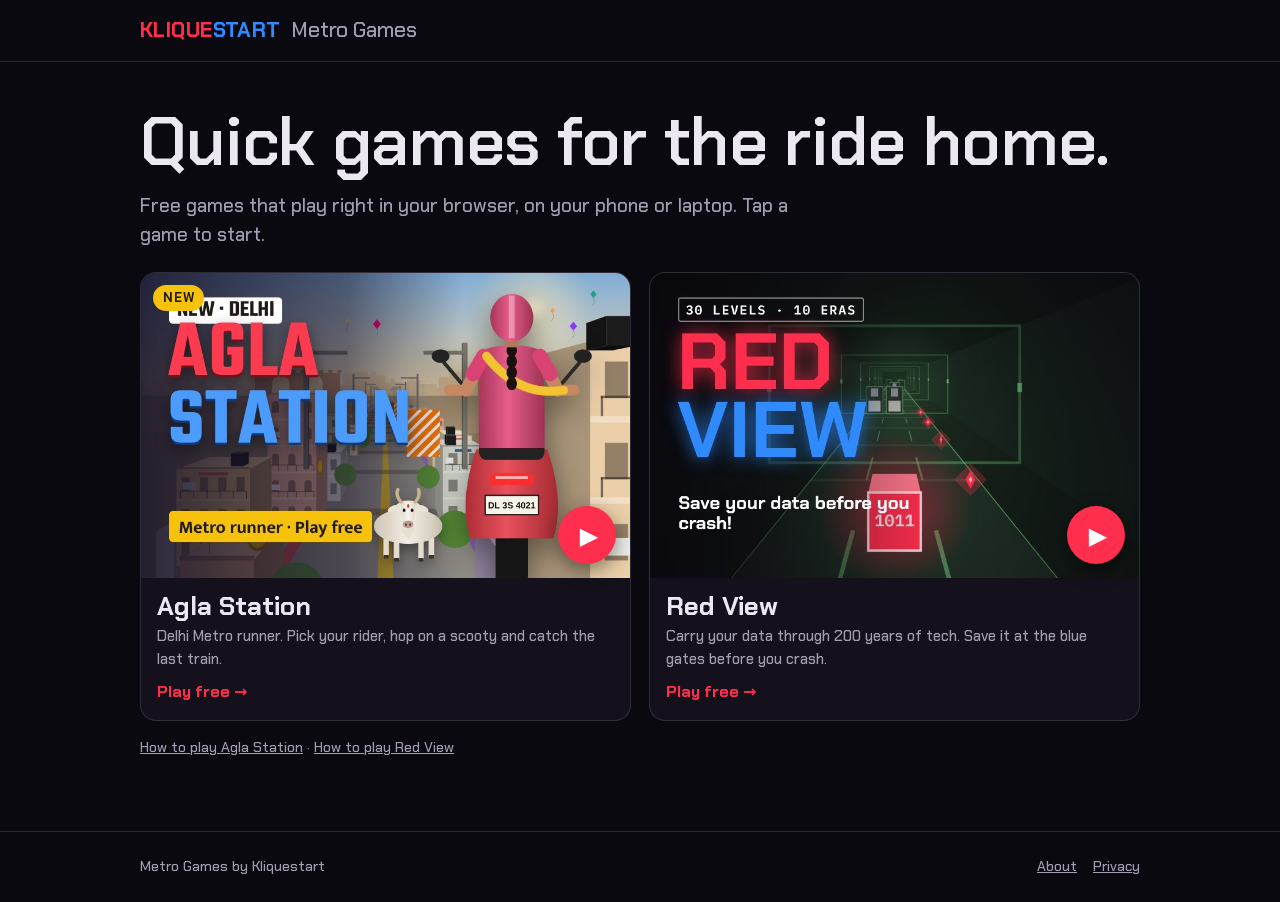
<file: index.html>
<!doctype html>
<html lang="en">
<head>
<meta charset="utf-8">
<meta name="viewport" content="width=device-width, initial-scale=1">
<title>Metro Games by Kliquestart – Free Browser Games</title>
<meta name="description" content="Metro Games by Kliquestart: quick, free games you can play in your browser on your phone or laptop. Play Red View, a metro runner through 10 eras of technology.">
<link rel="canonical" href="https://www.kliquestart.com/">
<meta name="theme-color" content="#0b0910">
<meta property="og:type" content="website">
<meta property="og:site_name" content="Metro Games by Kliquestart">
<meta property="og:title" content="Metro Games by Kliquestart – Quick games for the ride home">
<meta property="og:description" content="Quick, free browser games for your phone or laptop. Play Agla Station and Red View now.">
<meta property="og:url" content="https://www.kliquestart.com/">
<meta property="og:image" content="https://www.kliquestart.com/assets/og-agla-station.jpg">
<meta property="og:image:width" content="1200">
<meta property="og:image:height" content="630">
<meta name="twitter:card" content="summary_large_image">
<link rel="icon" href="assets/icon-192.png" type="image/png">
<link rel="apple-touch-icon" href="assets/icon-180.png">
<link rel="manifest" href="site.webmanifest">
<link rel="stylesheet" href="assets/fonts.css">
<link rel="stylesheet" href="assets/site.css">
<script type="application/ld+json">
{"@context":"https://schema.org","@graph":[
 {"@type":"WebSite","name":"Metro Games by Kliquestart","alternateName":"Kliquestart","url":"https://www.kliquestart.com/"},
 {"@type":"ItemList","name":"Metro Games","itemListElement":[
  {"@type":"ListItem","position":1,"url":"https://www.kliquestart.com/games/agla-station/","name":"Agla Station"},
  {"@type":"ListItem","position":2,"url":"https://www.kliquestart.com/games/red-view/","name":"Red View"}
 ]}
]}
</script>
<!-- ANALYTICS: paste your Google Analytics snippet here -->
<!-- ADS: paste your AdSense <script> tag here once your site is approved -->
</head>
<body>
<header class="top">
  <div class="wrap">
    <a class="brand" href="./"><span class="wm"><span class="r">KLIQUE</span><span class="b">START</span></span> <b>Metro Games</b></a>
  </div>
</header>

<main class="wrap">
  <section class="hero">
    <h1>Quick games for the ride home.</h1>
    <p class="lede">Free games that play right in your browser, on your phone or laptop. Tap a game to start.</p>
  </section>

  <section aria-labelledby="games-title">
    <h2 id="games-title" class="sr-only">Games</h2>
    <div class="tiles">
      <a class="tile" href="games/agla-station/play/#go">
        <span class="thumb"><img src="assets/agla-station-card.jpg" alt="Agla Station: a girl on a red scooty riding the elevated Delhi Metro line over the rooftops, with a cow on the track" width="800" height="500"><span class="playbtn" aria-hidden="true">▶</span><span class="badge">New</span></span>
        <span class="info"><b>Agla Station</b><span>Delhi Metro runner. Pick your rider, hop on a scooty and catch the last train.</span><span class="go">Play free →</span></span>
      </a>
      <a class="tile" href="games/red-view/play/#go">
        <span class="thumb"><img src="assets/red-view-card.jpg" alt="Red View: a glowing red data cube runs down a neon tunnel collecting red bits" width="800" height="500"><span class="playbtn" aria-hidden="true">▶</span></span>
        <span class="info"><b>Red View</b><span>Carry your data through 200 years of tech. Save it at the blue gates before you crash.</span><span class="go">Play free →</span></span>
      </a>
    </div>
    <p class="howlinks"><a href="games/agla-station/">How to play Agla Station</a> · <a href="games/red-view/">How to play Red View</a></p>
  </section>

  <div class="ad-slot" id="ad-home" hidden></div>
</main>

<footer class="foot">
  <div class="wrap">
    <span>Metro Games by Kliquestart</span>
    <nav><a href="about.html">About</a><a href="privacy.html">Privacy</a></nav>
  </div>
</footer>
<script>if('serviceWorker' in navigator&&(location.protocol==='https:'||location.hostname==='localhost'))addEventListener('load',()=>navigator.serviceWorker.register('sw.js').catch(()=>{}));</script>
</body>
</html>
</file>
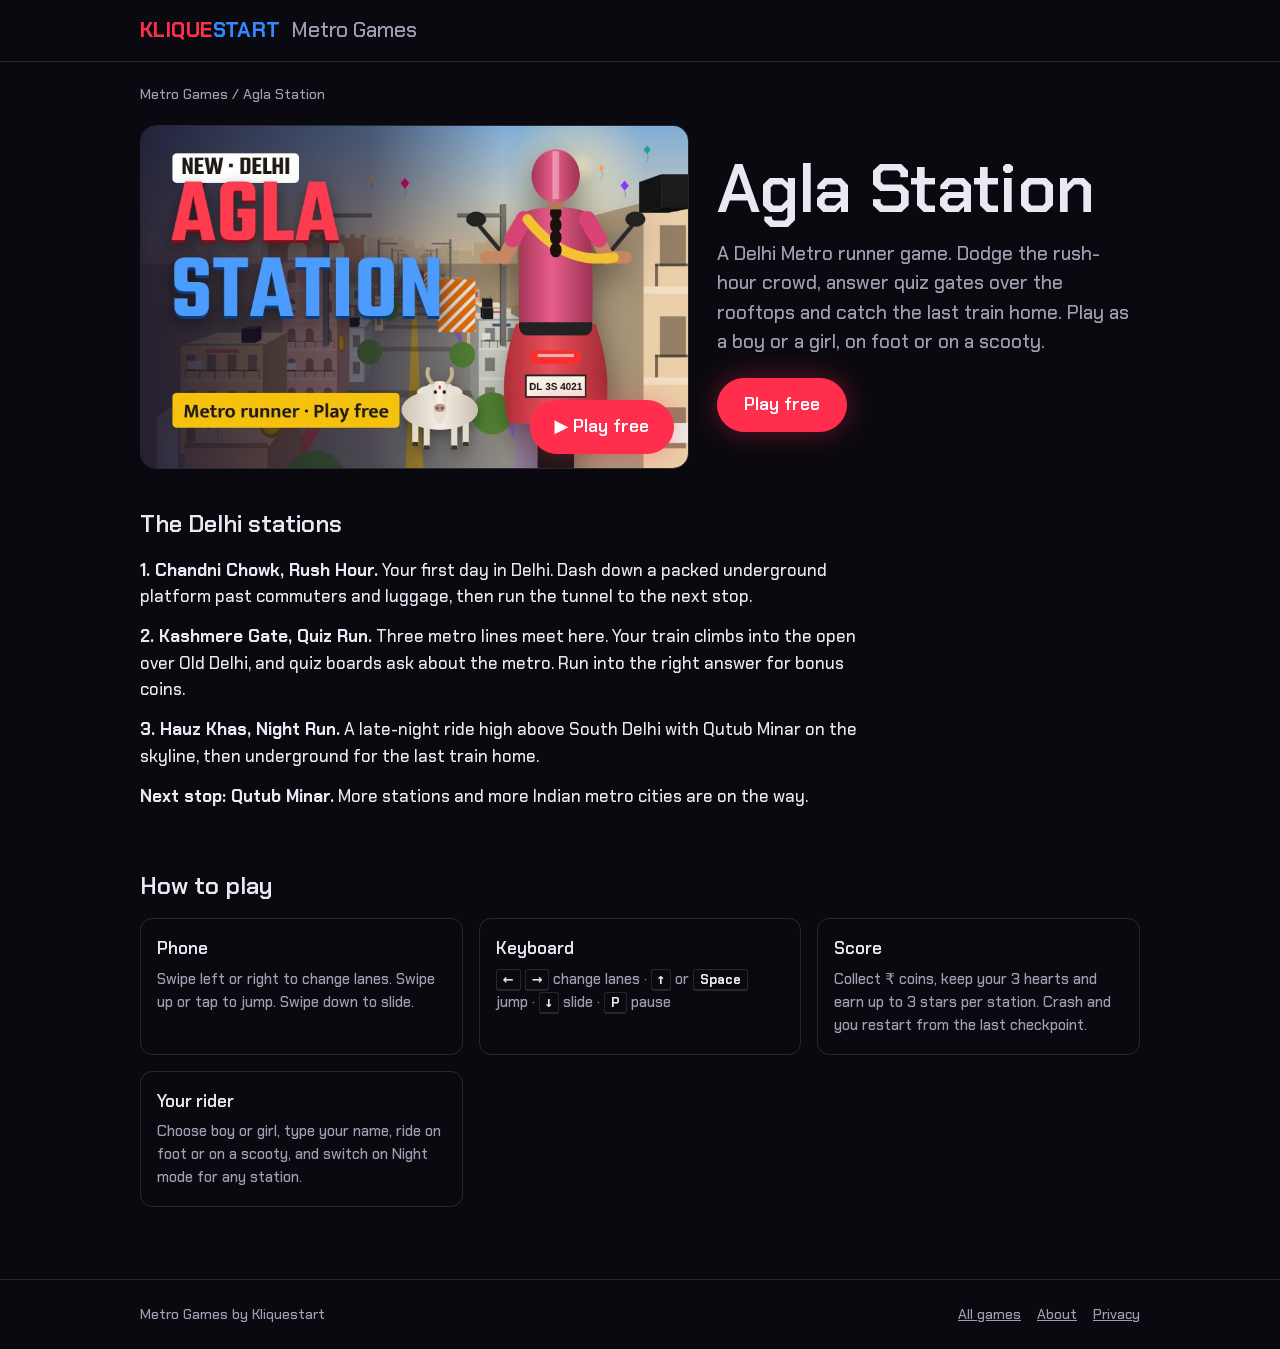
<file: games/agla-station/index.html>
<!doctype html>
<html lang="en">
<head>
<meta charset="utf-8">
<meta name="viewport" content="width=device-width, initial-scale=1">
<title>Agla Station – Delhi Metro Runner Game, Play Free Online | Kliquestart</title>
<meta name="description" content="Play Agla Station free: a Delhi Metro runner game. Rush hour at Chandni Chowk, a quiz run over Kashmere Gate and a night ride to Hauz Khas. Play as a boy or girl, on foot or on a scooty.">
<link rel="canonical" href="https://www.kliquestart.com/games/agla-station/">
<meta name="theme-color" content="#0b0910">
<meta property="og:type" content="website">
<meta property="og:site_name" content="Metro Games by Kliquestart">
<meta property="og:title" content="Agla Station – Run through Delhi Metro">
<meta property="og:description" content="A free Delhi Metro runner. Pick your rider, hop on a scooty and catch the last train to Hauz Khas.">
<meta property="og:url" content="https://www.kliquestart.com/games/agla-station/">
<meta property="og:image" content="https://www.kliquestart.com/assets/og-agla-station.jpg">
<meta property="og:image:width" content="1200">
<meta property="og:image:height" content="630">
<meta name="twitter:card" content="summary_large_image">
<link rel="icon" href="../../assets/icon-192.png" type="image/png">
<link rel="apple-touch-icon" href="../../assets/icon-180.png">
<link rel="manifest" href="../../site.webmanifest">
<link rel="stylesheet" href="../../assets/fonts.css">
<link rel="stylesheet" href="../../assets/site.css">
<script type="application/ld+json">
{"@context":"https://schema.org","@graph":[
 {"@type":"VideoGame","name":"Agla Station","alternateName":"Metros of India","url":"https://www.kliquestart.com/games/agla-station/",
  "description":"A free browser runner game set on Delhi Metro. Run through Chandni Chowk, Kashmere Gate and Hauz Khas as a boy or girl, on foot or on a scooty.",
  "image":"https://www.kliquestart.com/assets/og-agla-station.jpg","genre":["Runner","Arcade","Casual"],
  "gamePlatform":["Web browser","Mobile web"],"applicationCategory":"Game","operatingSystem":"Any","inLanguage":"en-IN",
  "playMode":"SinglePlayer","offers":{"@type":"Offer","price":"0","priceCurrency":"INR"},
  "publisher":{"@type":"Organization","name":"Kliquestart","url":"https://www.kliquestart.com/"}},
 {"@type":"BreadcrumbList","itemListElement":[
  {"@type":"ListItem","position":1,"name":"Metro Games","item":"https://www.kliquestart.com/"},
  {"@type":"ListItem","position":2,"name":"Agla Station","item":"https://www.kliquestart.com/games/agla-station/"}]}
]}
</script>
<!-- ANALYTICS: paste your Google Analytics snippet here -->
<!-- ADS: paste your AdSense <script> tag here once your site is approved -->
</head>
<body>
<header class="top">
  <div class="wrap">
    <a class="brand" href="../../"><span class="wm"><span class="r">KLIQUE</span><span class="b">START</span></span> <b>Metro Games</b></a>
  </div>
</header>

<main class="wrap">
  <nav class="crumbs" aria-label="Breadcrumb"><a href="../../">Metro Games</a> / Agla Station</nav>

  <div class="gamehead">
    <a class="shot" href="play/#go">
      <img src="../../assets/agla-station-card.jpg" alt="Agla Station: a girl on a red scooty riding the elevated Delhi Metro line over the rooftops" width="800" height="500">
      <span class="btn red">▶ Play free</span>
    </a>
    <div>
      <h1>Agla Station</h1>
      <p class="lede">A Delhi Metro runner game. Dodge the rush-hour crowd, answer quiz gates over the rooftops and catch the last train home. Play as a boy or a girl, on foot or on a scooty.</p>
      <p style="margin-top:22px"><a class="btn red" href="play/#go">Play free</a></p>
    </div>
  </div>

  <div class="ad-slot" id="ad-game-top" hidden></div>

  <div class="stack">
    <section class="prose" aria-labelledby="stations">
      <h2 id="stations">The Delhi stations</h2>
      <p><b>1. Chandni Chowk, Rush Hour.</b> Your first day in Delhi. Dash down a packed underground platform past commuters and luggage, then run the tunnel to the next stop.</p>
      <p><b>2. Kashmere Gate, Quiz Run.</b> Three metro lines meet here. Your train climbs into the open over Old Delhi, and quiz boards ask about the metro. Run into the right answer for bonus coins.</p>
      <p><b>3. Hauz Khas, Night Run.</b> A late-night ride high above South Delhi with Qutub Minar on the skyline, then underground for the last train home.</p>
      <p><b>Next stop: Qutub Minar.</b> More stations and more Indian metro cities are on the way.</p>
    </section>

    <section aria-labelledby="controls">
      <h2 id="controls">How to play</h2>
      <div class="keys">
        <div><h3>Phone</h3><p>Swipe left or right to change lanes. Swipe up or tap to jump. Swipe down to slide.</p></div>
        <div><h3>Keyboard</h3><p><kbd>←</kbd> <kbd>→</kbd> change lanes · <kbd>↑</kbd> or <kbd>Space</kbd> jump · <kbd>↓</kbd> slide · <kbd>P</kbd> pause</p></div>
        <div><h3>Score</h3><p>Collect ₹ coins, keep your 3 hearts and earn up to 3 stars per station. Crash and you restart from the last checkpoint.</p></div>
        <div><h3>Your rider</h3><p>Choose boy or girl, type your name, ride on foot or on a scooty, and switch on Night mode for any station.</p></div>
      </div>
    </section>
  </div>

  <div class="ad-slot" id="ad-game-bottom" hidden></div>
</main>

<footer class="foot">
  <div class="wrap">
    <span>Metro Games by Kliquestart</span>
    <nav><a href="../../">All games</a><a href="../../about.html">About</a><a href="../../privacy.html">Privacy</a></nav>
  </div>
</footer>
<script>if('serviceWorker' in navigator&&(location.protocol==='https:'||location.hostname==='localhost'))addEventListener('load',()=>navigator.serviceWorker.register('../../sw.js').catch(()=>{}));</script>
</body>
</html>
</file>
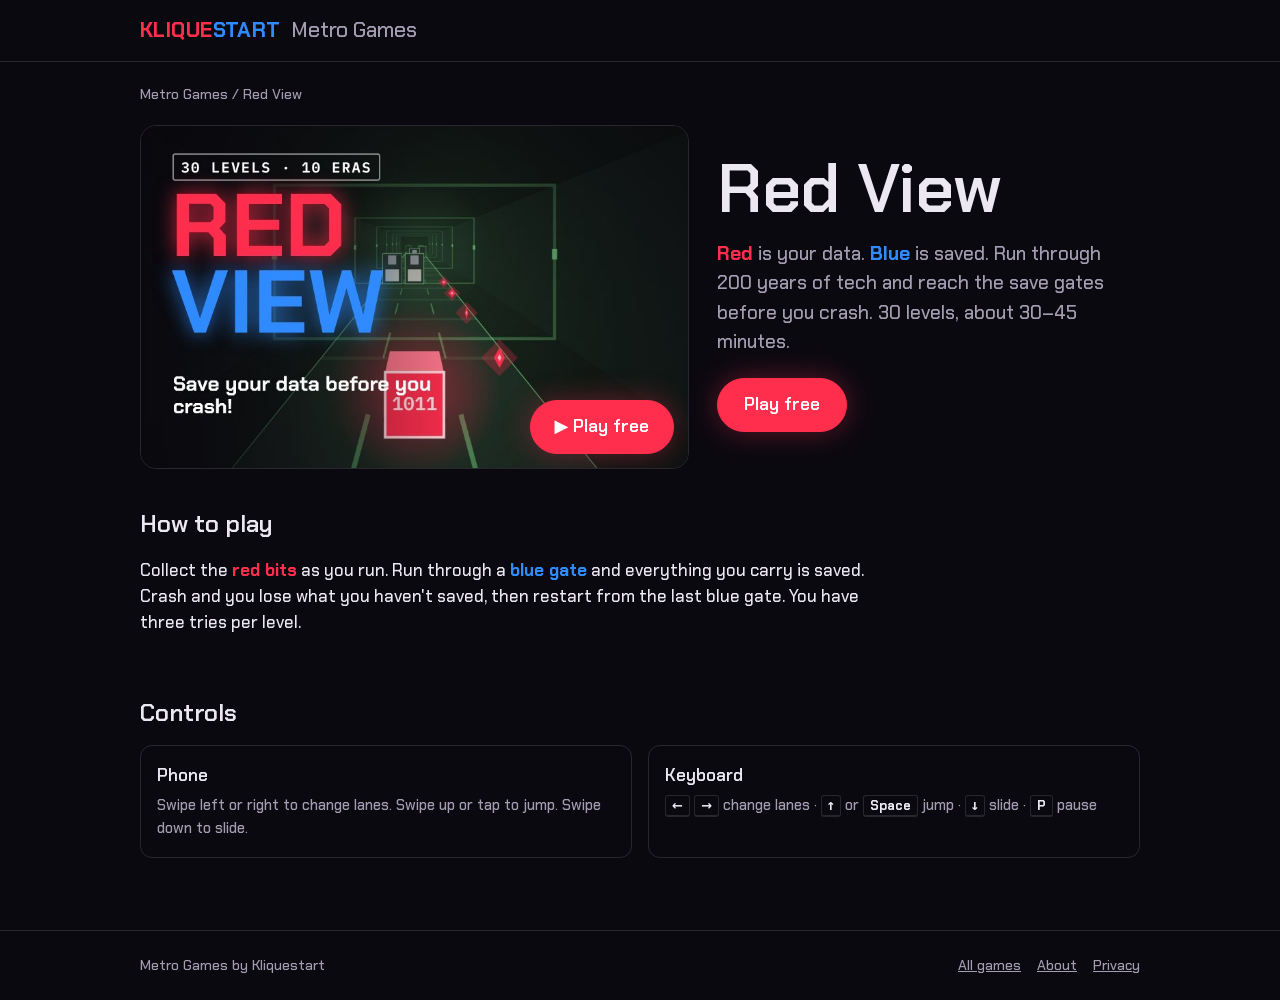
<file: games/red-view/index.html>
<!doctype html>
<html lang="en">
<head>
<meta charset="utf-8">
<meta name="viewport" content="width=device-width, initial-scale=1">
<title>Red View – Free Metro Runner Game Online | Kliquestart</title>
<meta name="description" content="Play Red View free online. Carry red data through 30 levels, from punch cards to quantum, and save it at blue gates. Works on phone and desktop, even on slow internet.">
<link rel="canonical" href="https://www.kliquestart.com/games/red-view/">
<meta name="theme-color" content="#0b0910">
<meta property="og:type" content="website">
<meta property="og:site_name" content="Metro Games by Kliquestart">
<meta property="og:title" content="Red View – Save your data before you crash">
<meta property="og:description" content="A free metro runner: carry red data through 10 eras of tech and turn it blue at save gates.">
<meta property="og:url" content="https://www.kliquestart.com/games/red-view/">
<meta property="og:image" content="https://www.kliquestart.com/assets/og-red-view.png">
<meta property="og:image:width" content="1200">
<meta property="og:image:height" content="630">
<meta name="twitter:card" content="summary_large_image">
<link rel="icon" href="../../assets/icon-192.png" type="image/png">
<link rel="apple-touch-icon" href="../../assets/icon-180.png">
<link rel="manifest" href="../../site.webmanifest">
<link rel="stylesheet" href="../../assets/fonts.css">
<link rel="stylesheet" href="../../assets/site.css">
<script type="application/ld+json">
{"@context":"https://schema.org","@graph":[
 {"@type":"VideoGame","name":"Red View","url":"https://www.kliquestart.com/games/red-view/",
  "description":"A free browser metro runner. Carry red data through 30 levels across 10 eras of technology and save it at blue gates before you crash.",
  "image":"https://www.kliquestart.com/assets/og-red-view.png","genre":["Runner","Arcade","Casual"],
  "gamePlatform":["Web browser","Mobile web"],"applicationCategory":"Game","operatingSystem":"Any",
  "playMode":"SinglePlayer","offers":{"@type":"Offer","price":"0","priceCurrency":"USD"},
  "publisher":{"@type":"Organization","name":"Kliquestart","url":"https://www.kliquestart.com/"}},
 {"@type":"BreadcrumbList","itemListElement":[
  {"@type":"ListItem","position":1,"name":"Metro Games","item":"https://www.kliquestart.com/"},
  {"@type":"ListItem","position":2,"name":"Red View","item":"https://www.kliquestart.com/games/red-view/"}]}
]}
</script>
<!-- ANALYTICS: paste your Google Analytics snippet here -->
<!-- ADS: paste your AdSense <script> tag here once your site is approved -->
</head>
<body>
<header class="top">
  <div class="wrap">
    <a class="brand" href="../../"><span class="wm"><span class="r">KLIQUE</span><span class="b">START</span></span> <b>Metro Games</b></a>
  </div>
</header>

<main class="wrap">
  <nav class="crumbs" aria-label="Breadcrumb"><a href="../../">Metro Games</a> / Red View</nav>

  <div class="gamehead">
    <a class="shot" href="play/#go">
      <img src="../../assets/red-view-card.jpg" alt="Red View: a red data cube runs through a metro tunnel collecting red bits" width="800" height="500">
      <span class="btn red">▶ Play free</span>
    </a>
    <div>
      <h1>Red View</h1>
      <p class="lede"><span class="legend-red">Red</span> is your data. <span class="legend-blue">Blue</span> is saved. Run through 200 years of tech and reach the save gates before you crash. 30 levels, about 30–45 minutes.</p>
      <p style="margin-top:22px"><a class="btn red" href="play/#go">Play free</a></p>
    </div>
  </div>

  <div class="ad-slot" id="ad-game-top" hidden></div>

  <div class="stack">
    <section class="prose" aria-labelledby="how">
      <h2 id="how">How to play</h2>
      <p>Collect the <span class="legend-red">red bits</span> as you run. Run through a <span class="legend-blue">blue gate</span> and everything you carry is saved. Crash and you lose what you haven't saved, then restart from the last blue gate. You have three tries per level.</p>
    </section>

    <section aria-labelledby="controls">
      <h2 id="controls">Controls</h2>
      <div class="keys">
        <div><h3>Phone</h3><p>Swipe left or right to change lanes. Swipe up or tap to jump. Swipe down to slide.</p></div>
        <div><h3>Keyboard</h3><p><kbd>←</kbd> <kbd>→</kbd> change lanes · <kbd>↑</kbd> or <kbd>Space</kbd> jump · <kbd>↓</kbd> slide · <kbd>P</kbd> pause</p></div>
      </div>
    </section>

  </div>

  <div class="ad-slot" id="ad-game-bottom" hidden></div>
</main>

<footer class="foot">
  <div class="wrap">
    <span>Metro Games by Kliquestart</span>
    <nav><a href="../../">All games</a><a href="../../about.html">About</a><a href="../../privacy.html">Privacy</a></nav>
  </div>
</footer>
<script>if('serviceWorker' in navigator&&(location.protocol==='https:'||location.hostname==='localhost'))addEventListener('load',()=>navigator.serviceWorker.register('../../sw.js').catch(()=>{}));</script>
</body>
</html>
</file>
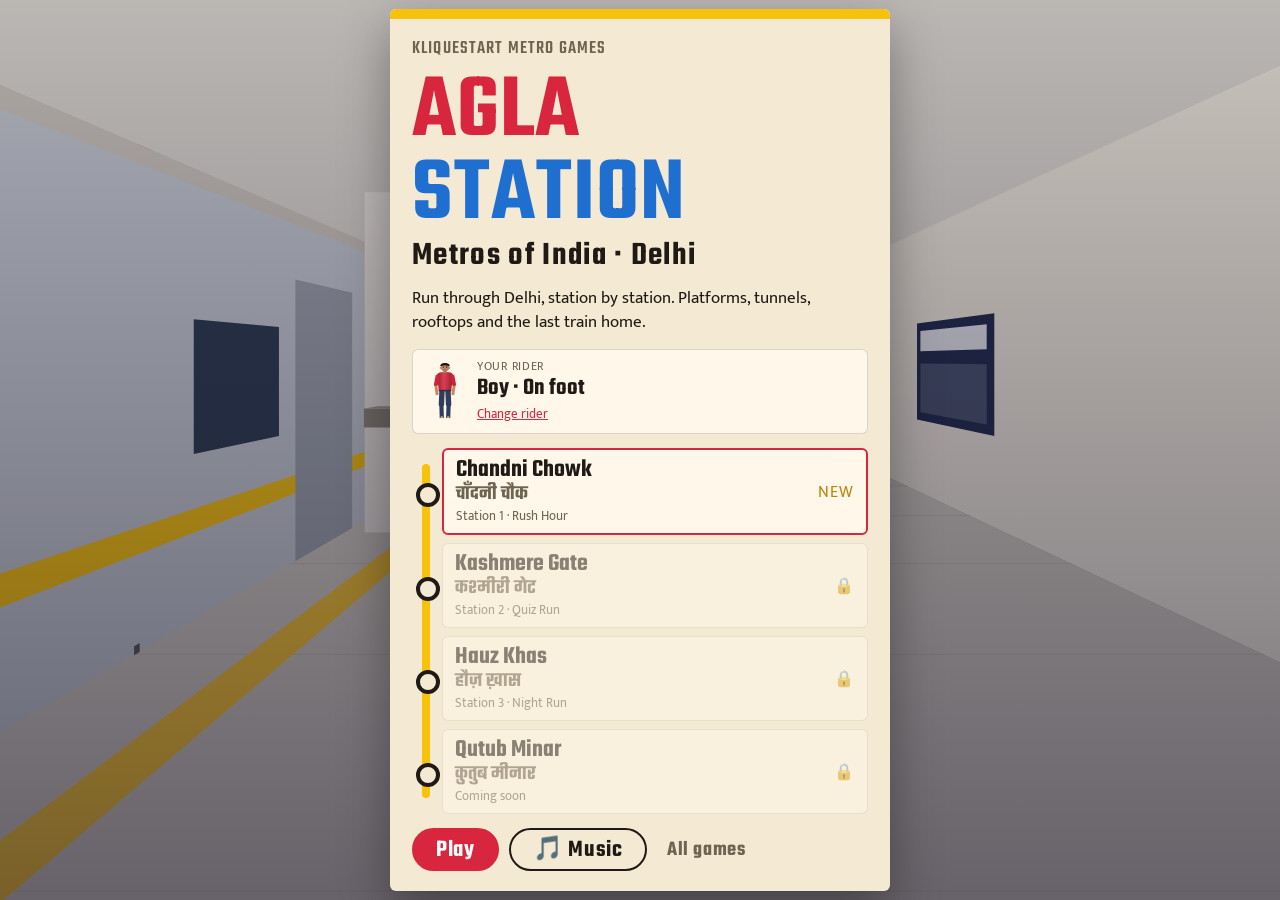
<file: games/agla-station/play/index.html>
<!doctype html>
<html lang="en">
<head>
<meta charset="utf-8">
<meta name="viewport" content="width=device-width, initial-scale=1, maximum-scale=1, user-scalable=no, viewport-fit=cover">
<title>Agla Station – Metros of India Runner Game | Kliquestart</title>
<meta name="description" content="Agla Station: a Metros of India runner. Run through Delhi station by station. Chandni Chowk bazaar, Kashmere Gate quiz run, a night ride to Hauz Khas. Free in your browser.">
<link rel="canonical" href="https://www.kliquestart.com/games/agla-station/play/">
<meta name="theme-color" content="#f4e9d2">
<meta property="og:title" content="Agla Station – Run through Delhi Metro">
<meta property="og:description" content="A free Delhi Metro runner. Pick your rider, hop on a scooty and catch the last train.">
<meta property="og:image" content="https://www.kliquestart.com/assets/og-agla-station.jpg">
<meta name="twitter:card" content="summary_large_image">
<link rel="icon" href="../../../assets/icon-192.png" type="image/png">
<link rel="manifest" href="../../../site.webmanifest">
<link rel="stylesheet" href="../../../assets/fonts-metro.css">
<style>
/* Metro Game, Delhi edition. Layout: full-bleed canvas city; panels read like station boards and metro tickets.
   Palette from Delhi itself: sandstone paper, Lal Qila red, metro yellow line, dusk blue. */
:root{
  --paper:#f4e9d2; --paper-2:#eadbbd; --ink:#1f1a15; --muted:#6f6352; --rule:rgba(31,26,21,.16);
  --red:#d7263d; --blue:#1f6fd1; --yellow:#f7c20b; --green:#2e9e5b; --night:#141026;
  --head:"Teko","Arial Narrow",system-ui,sans-serif;
  --text:"Mukta","Segoe UI",system-ui,sans-serif;
  color-scheme:light;
}
html,body{height:100%;margin:0;background:var(--night);color:var(--ink);overflow:hidden;font-family:var(--text);-webkit-tap-highlight-color:transparent;user-select:none;-webkit-user-select:none}
[hidden]{display:none!important}
#c{position:fixed;inset:0;display:block;touch-action:none}
button{font:inherit;color:inherit;cursor:pointer}
button:focus-visible,a:focus-visible{outline:3px solid var(--blue);outline-offset:2px}
a{color:inherit}
.screen{position:fixed;inset:0;display:flex;align-items:center;justify-content:center;padding:max(16px,env(safe-area-inset-top,0px)) 16px max(16px,env(safe-area-inset-bottom,0px));z-index:5;background:linear-gradient(180deg,rgba(20,16,38,.15),rgba(20,16,38,.55))}
.panel{width:100%;max-width:500px;max-height:100%;overflow-y:auto;background:var(--paper);border-radius:6px;box-shadow:0 18px 50px rgba(0,0,0,.35);padding:0 0 20px;display:flex;flex-direction:column;gap:14px;position:relative}
.panel>*:not(.band){margin-inline:22px}
.band{height:10px;background:var(--yellow);border-radius:6px 6px 0 0;flex:none}
.band.multi{background:linear-gradient(90deg,#e5322d 0 33.3%,var(--yellow) 33.3% 66.6%,#8a4fd3 66.6%)}
.kicker{font-family:var(--head);font-weight:500;font-size:19px;letter-spacing:.06em;text-transform:uppercase;color:var(--muted);line-height:1;margin-top:6px}
h1,h2{margin:0;font-family:var(--head);font-weight:600;line-height:.9;text-wrap:balance}
.logo{font-size:clamp(56px,16vw,92px);letter-spacing:.01em}
.logo .r{color:var(--red)}.logo .b{color:var(--blue)}
.logo small{display:block;font-size:.36em;color:var(--ink);letter-spacing:.04em;margin-top:4px}
.tag{margin:0;font-size:17px;line-height:1.45}
.btns{display:flex;gap:10px;flex-wrap:wrap;align-items:center}
.btn{border:2px solid var(--ink);background:transparent;padding:6px 22px 4px;border-radius:999px;font-family:var(--head);font-weight:600;font-size:24px;letter-spacing:.03em;text-decoration:none;white-space:nowrap;line-height:1.2}
.btn:hover{background:rgba(31,26,21,.06)}
.btn.primary{background:var(--red);border-color:var(--red);color:#fff}
.btn.primary:hover{filter:brightness(1.08)}
.btn.ghost{border-color:transparent;color:var(--muted);padding-inline:8px;font-size:21px}
.meta{font-size:13px;color:var(--muted)}
/* music */
.mopts{display:grid;gap:8px}
.mopt{text-align:left;background:#fff8ea;border:2px solid var(--rule);border-radius:8px;padding:8px 12px 6px;display:grid}
.mopt b{font-family:var(--head);font-weight:600;font-size:23px;line-height:1.05}
.mopt span{font-size:14px;color:var(--muted)}
.mopt[aria-pressed="true"]{border-color:var(--red);background:#fff}
.filewrap{display:flex;gap:10px;align-items:center;flex-wrap:wrap}
.filewrap input{position:absolute;width:1px;height:1px;opacity:0}
#spDock{position:fixed;left:8px;right:8px;bottom:calc(8px + env(safe-area-inset-bottom,0px));z-index:4;border-radius:12px;overflow:hidden;box-shadow:0 8px 24px rgba(0,0,0,.4);background:#121212;display:flex;align-items:stretch}
#spDock iframe{display:block;border:0;flex:1;min-width:0}
#spDock button{border:0;background:#1db954;color:#fff;font-size:20px;width:40px}
#spDock.min{left:auto;width:44px}
#spDock.min iframe{display:none}
#nowPlaying{position:fixed;left:12px;top:calc(max(10px,env(safe-area-inset-top,0px)) + 74px);z-index:6;background:var(--paper);color:var(--ink);border-radius:999px;padding:4px 14px 2px;font-family:var(--head);font-weight:600;font-size:20px;box-shadow:0 4px 14px rgba(0,0,0,.3);pointer-events:none}
/* rider screen */
.ridercard{display:flex;gap:12px;align-items:center;text-align:left;background:#fff8ea;border:1px solid var(--rule);border-radius:6px;padding:6px 12px}
.ridercard canvas{width:40px;height:60px}
.ridercard small{display:block;font-size:12px;color:var(--muted);text-transform:uppercase;letter-spacing:.06em}
.ridercard b{display:block;font-family:var(--head);font-weight:600;font-size:24px;line-height:1}
.ridercard em{font-style:normal;font-size:13px;color:var(--red);text-decoration:underline}
.personas{display:grid;grid-template-columns:1fr 1fr;gap:10px}
.persona{background:#fff8ea;border:2px solid var(--rule);border-radius:8px;padding:8px 6px 4px;display:flex;flex-direction:column;align-items:center}
.persona canvas{width:80px;height:120px}
.persona b{font-family:var(--head);font-weight:600;font-size:26px;line-height:1.1}
.persona[aria-pressed="true"]{border-color:var(--red);background:#fff}
.namefield{display:grid;gap:4px;font-family:var(--head);font-size:19px;letter-spacing:.04em;text-transform:uppercase;color:var(--muted)}
.namefield small{text-transform:none;letter-spacing:0;font-family:var(--text);font-size:13px}
.namefield input{font:inherit;font-family:var(--text);font-size:18px;text-transform:none;letter-spacing:0;color:var(--ink);background:#fff;border:2px solid var(--ink);border-radius:6px;padding:6px 10px}
.opt{display:flex;justify-content:space-between;align-items:center;gap:10px;flex-wrap:wrap;font-family:var(--head);font-size:21px;letter-spacing:.04em;text-transform:uppercase;color:var(--muted)}
/* rider picker */
.rider{display:flex;flex-wrap:wrap;gap:8px 10px;align-items:center}
.rider .meta{width:100%;font-family:var(--head);font-size:18px;letter-spacing:.05em;text-transform:uppercase}
.seg{display:inline-flex;border:2px solid var(--ink);border-radius:999px;overflow:hidden}
.seg button{border:0;background:transparent;padding:4px 16px 2px;font-family:var(--head);font-weight:600;font-size:21px;line-height:1.2}
.seg button[aria-pressed="true"]{background:var(--ink);color:var(--paper)}
/* line map */
.linemap{list-style:none;margin:0;padding:0 0 0 30px;position:relative;display:grid;gap:8px}
.linemap::before{content:"";position:absolute;left:10px;top:16px;bottom:16px;width:8px;border-radius:4px;background:var(--yellow)}
.stn{position:relative}
.stn::before{content:"";position:absolute;left:-26px;top:50%;width:16px;height:16px;margin-top:-8px;border-radius:50%;background:var(--paper);border:4px solid var(--ink);z-index:1}
.stn.done::before{background:var(--ink)}
.stn button{width:100%;text-align:left;display:grid;grid-template-columns:1fr auto;gap:0 10px;align-items:center;background:#fff8ea;border:1px solid var(--rule);border-radius:6px;padding:8px 12px 6px}
.stn button:not(:disabled):hover{background:#fff}
.stn button:disabled{opacity:.5;cursor:not-allowed}
.stn.next button{border:2px solid var(--red)}
.stn b{font-family:var(--head);font-weight:600;font-size:25px;line-height:1}
.stn .hi{display:block;font-family:var(--head);font-weight:600;font-size:20px;color:var(--muted);line-height:1}
.stn small{grid-column:1;font-size:13px;color:var(--muted)}
.stn em{grid-row:1/3;grid-column:2;font-style:normal;font-size:16px;color:#b8860b;letter-spacing:.06em}
/* intro board */
.board{background:var(--night);color:#fff;border-radius:6px;padding:12px 16px 8px;display:flex;justify-content:space-between;align-items:flex-end;gap:12px}
.board .en{font-family:var(--head);font-weight:600;font-size:clamp(40px,11vw,56px);line-height:.85}
.board .hi{font-family:var(--head);font-weight:600;font-size:clamp(26px,7vw,34px);color:#d9d2ea;line-height:1}
.board .no{font-family:var(--head);font-size:20px;color:var(--yellow);text-align:right;line-height:1}
.story{margin:0;padding:0;list-style:none;display:grid;gap:6px;font-size:18px;line-height:1.4}
.fact{font-size:15px;color:var(--muted);border-left:4px solid var(--yellow);padding-left:10px;margin:0}
.lines{display:flex;gap:6px;align-items:center;font-size:14px;color:var(--muted)}
.lines i{width:12px;height:12px;border-radius:50%}
/* hud */
#hud{position:fixed;left:0;right:0;top:0;z-index:4;pointer-events:none;padding:max(10px,env(safe-area-inset-top,0px)) 12px 0;display:flex;flex-direction:column;gap:8px}
.hrow{display:flex;align-items:center;gap:6px}
.hlvl{background:var(--night);color:#fff;border-radius:6px;padding:4px 10px 2px;min-width:0;flex:1;display:flex;flex-direction:column;line-height:1}
.hlvl b{font-family:var(--head);font-weight:600;font-size:24px;white-space:nowrap;overflow:hidden;text-overflow:ellipsis}
.hlvl span{font-size:12px;color:#cfc8e0;white-space:nowrap}
.chip{display:flex;align-items:center;gap:3px;padding:4px 9px 2px;border-radius:6px;background:var(--paper);font-family:var(--head);font-weight:600;font-size:23px;flex:none;line-height:1.1;font-variant-numeric:tabular-nums;box-shadow:0 2px 8px rgba(0,0,0,.2)}
.chip.coins{color:#9a6b00}
.hearts{color:var(--red);letter-spacing:1px}
.hearts .off{color:rgba(31,26,21,.2)}
.icon{pointer-events:auto;width:36px;height:36px;flex:none;border-radius:6px;border:0;background:var(--paper);font-family:var(--head);font-weight:600;font-size:20px;display:grid;place-items:center;box-shadow:0 2px 8px rgba(0,0,0,.2)}
.prog{position:relative;height:8px;background:rgba(244,233,210,.35);border-radius:4px}
.prog .fill{position:absolute;inset:0 auto 0 0;width:0;border-radius:4px;background:var(--yellow)}
.prog b{position:absolute;top:-4px;width:16px;height:16px;border-radius:50%;background:var(--paper);border:4px solid var(--night);transform:translateX(-50%);box-sizing:border-box}
.prog b.done{background:var(--night);border-color:var(--yellow)}
#quiz{position:fixed;left:50%;top:calc(max(10px,env(safe-area-inset-top,0px)) + 84px);transform:translateX(-50%);z-index:4;pointer-events:none;width:min(92vw,540px);text-align:center;background:var(--paper);border-top:8px solid var(--yellow);border-radius:6px;padding:6px 14px 8px;box-shadow:0 8px 24px rgba(0,0,0,.3)}
#quiz small{display:block;font-family:var(--head);font-size:17px;letter-spacing:.06em;color:var(--muted)}
#quiz b{font-family:var(--head);font-weight:600;font-size:28px;line-height:1}
.stars{font-size:40px;letter-spacing:.1em;color:rgba(31,26,21,.18);line-height:1}
.stars .on{color:#e0a100}
.stats{display:grid;grid-template-columns:1fr auto;gap:4px 16px;font-size:16px;border-top:1px dashed var(--rule);padding-top:10px;margin:0}
.stats dt{color:var(--muted)}.stats dd{margin:0;text-align:right;font-weight:700}
@media (prefers-reduced-motion:reduce){*{transition:none!important;animation:none!important}}
</style>
</head>
<body>
<canvas id="c" aria-label="Agla Station"></canvas>

<div id="hud" hidden>
  <div class="hrow">
    <div class="hlvl"><b id="hName">Chandni Chowk</b><span id="hGenre">Station 1 · Rush Hour</span></div>
    <div class="chip coins">₹<span id="hCoins">0</span></div>
    <div class="chip hearts" id="hHearts" aria-label="Hearts"></div>
    <button id="bMusic" class="icon" aria-label="Music">♪</button>
    <button id="bPause" class="icon" aria-label="Pause">II</button>
  </div>
  <div class="prog" id="hProg"><div class="fill" id="hFill"></div><b style="left:33.3%"></b><b style="left:66.6%"></b><b style="left:100%"></b></div>
</div>
<div id="quiz" hidden><small>Quiz gate · run into the right answer</small><b id="quizQ"></b></div>

<div id="menu" class="screen">
  <div class="panel">
    <div class="band"></div>
    <div class="kicker">Kliquestart Metro Games</div>
    <h1 class="logo"><span class="r">AGLA</span> <span class="b">STATION</span><small>Metros of India · Delhi</small></h1>
    <p class="tag">Run through Delhi, station by station. Platforms, tunnels, rooftops and the last train home.</p>
    <button class="ridercard" id="bRider"><canvas id="riderMini" width="80" height="120" aria-hidden="true"></canvas><span><small>Your rider</small><b id="riderSum">Boy · On foot</b><em>Change rider</em></span></button>
    <ol class="linemap" id="linemap"></ol>
    <div class="btns">
      <button id="bPlay" class="btn primary">Play</button>
      <button id="bMusicMenu" class="btn">🎵 Music</button>
      <a class="btn ghost" href="../../../">All games</a>
    </div>
  </div>
</div>

<div id="music" class="screen" hidden>
  <div class="panel">
    <div class="band"></div>
    <div class="kicker">Music while you ride</div>
    <h2 style="font-size:50px">Your songs, your ride</h2>
    <div class="mopts" role="group" aria-label="Music source">
      <button class="mopt" data-src="mix"><b>Kliquestart Metro Mix</b><span>Our songs, made for the ride</span></button>
      <button class="mopt" data-src="own"><b>Keep my music playing</b><span>Spotify, Prime, YouTube Music or any app</span></button>
      <button class="mopt" data-src="spotify"><b>My Spotify playlist</b><span>Paste a playlist, album or song link</span></button>
      <button class="mopt" data-src="files"><b>Songs from my phone</b><span>Pick audio files you already have</span></button>
      <button class="mopt" data-src="off"><b>No music</b><span>Just game sounds</span></button>
    </div>
    <label class="namefield" id="spWrap" for="spUrl" hidden><span>Spotify link</span><input id="spUrl" inputmode="url" autocomplete="off" placeholder="https://open.spotify.com/playlist/…"></label>
    <div id="fileWrap" class="filewrap" hidden><label class="btn" for="mFiles">Choose songs</label><input type="file" id="mFiles" accept="audio/*" multiple><span class="meta" id="fileInfo"></span></div>
    <div class="opt"><span>Game sounds</span><div class="seg" role="group" aria-label="Game sounds"><button data-sfx="on">On</button><button data-sfx="soft">Soft</button><button data-sfx="off">Off</button></div></div>
    <p class="meta" id="mNote" style="font-size:14px"></p>
    <div class="btns"><button id="bMusicDone" class="btn primary">Done</button></div>
  </div>
</div>
<div id="spDock" hidden><button id="spHide" aria-label="Show or hide player">♪</button><iframe id="spFrame" title="Spotify player" width="100%" height="80" frameborder="0" allow="autoplay; clipboard-write; encrypted-media; fullscreen; picture-in-picture" loading="lazy"></iframe></div>
<div id="nowPlaying" hidden><span id="npText"></span></div>

<div id="rider" class="screen" hidden>
  <div class="panel">
    <div class="band"></div>
    <div class="kicker">Choose your rider</div>
    <div class="personas">
      <button class="persona" data-g="boy"><canvas width="160" height="240" data-pv="boy"></canvas><b>Boy</b></button>
      <button class="persona" data-g="girl"><canvas width="160" height="240" data-pv="girl"></canvas><b>Girl</b></button>
    </div>
    <label class="namefield" for="riderName"><span>Your name <small>(optional)</small></span><input id="riderName" maxlength="14" autocomplete="off" placeholder="e.g. Riya"></label>
    <div class="opt"><span>Vehicle</span><div class="seg" role="group" aria-label="Vehicle"><button data-r="foot">On foot</button><button data-r="scooty">Scooty 🛵</button></div></div>
    <div class="opt"><span>Mode</span><div class="seg" role="group" aria-label="Mode"><button data-m="normal">Normal</button><button data-m="night">Night 🌙</button></div></div>
    <div class="btns"><button id="bRiderDone" class="btn primary">Chalo! ▶</button></div>
  </div>
</div>

<div id="intro" class="screen" hidden>
  <div class="panel">
    <div class="band" id="iBand"></div>
    <div class="kicker" id="iKicker">Station 1 · Rush Hour</div>
    <div class="board"><div><div class="en" id="iEn">Chandni Chowk</div><div class="hi" lang="hi" id="iHi">चाँदनी चौक</div></div><div class="no" id="iNo">01</div></div>
    <div class="lines" id="iLines"></div>
    <ul class="story" id="iStory"></ul>
    <p class="fact" id="iFact"></p>
    <div class="btns"><button id="bGo" class="btn primary">Chalo! ▶</button><button id="bIntroRider" class="btn ghost">Change rider</button><span class="meta" id="iCount"></span></div>
  </div>
</div>

<div id="pause" class="screen" hidden>
  <div class="panel">
    <div class="band"></div>
    <div class="kicker" id="pName">Paused</div>
    <h2 style="font-size:56px">Ruko zara</h2>
    <div class="btns">
      <button id="bResume" class="btn primary">Resume</button>
      <button id="bRestart" class="btn">Restart</button>
      <button id="bMusicPause" class="btn">🎵 Music</button>
      <button id="bQuit" class="btn ghost">Line map</button>
    </div>
  </div>
</div>

<div id="result" class="screen" hidden>
  <div class="panel">
    <div class="band" id="rBand"></div>
    <div class="kicker" id="rKicker">Station 1</div>
    <h2 id="rTitle" style="font-size:60px">Shabaash!</h2>
    <div class="stars" id="rStars"></div>
    <p class="tag" id="rMsg"></p>
    <dl class="stats" id="rStats"></dl>
    <div class="btns">
      <button id="rNext" class="btn primary">Agla station →</button>
      <button id="rRetry" class="btn">Try again</button>
      <button id="rMap" class="btn ghost">Line map</button>
    </div>
  </div>
</div>

<script>
'use strict';
/* ================= levels ================= */
const LEVELS = [
  { name:'Chandni Chowk', hi:'चाँदनी चौक', line:'Yellow Line', lineCols:['#f7c20b'], genre:'Rush Hour', time:'day', skyline:'old',
    story:['Pehla din in Delhi!','Your cousin is waiting at Chandni Chowk with hot paranthas, and the station is packed at rush hour.','Dash down the platform, dodge the crowd and run the tunnel to the next stop!'],
    fact:'Chandni Chowk was laid out in the 1650s by Jahanara, Shah Jahan’s daughter.',
    segs:[['station',0,.42],['tunnel',.42,1]], speed:10, length:740, gap:.95, dbl:.22, quiz:[] },
  { name:'Kashmere Gate', hi:'कश्मीरी गेट', line:'Red · Yellow · Violet', lineCols:['#e5322d','#f7c20b','#8a4fd3'], genre:'Quiz Run', time:'day', skyline:'gate',
    story:['Kashmere Gate: three metro lines meet here.','Your train climbs out of the tunnel into the open sky over Old Delhi.','Quiz boards ahead. Run into the right answer. Sahi jawab = bonus coins!'],
    fact:'Kashmere Gate was on Delhi Metro’s very first stretch, opened in December 2002.',
    segs:[['tunnel',0,.24],['elevated',.24,1]], speed:11, length:840, gap:.9, dbl:.32, stripes:true,
    quiz:[ {q:'Which line goes to Chandni Chowk?', a:['Yellow','Red','Violet'], c:0, cols:['#f7c20b','#e5322d','#8a4fd3']},
           {q:'Delhi Metro’s first ride was in…', a:['1984','2010','2002'], c:2},
           {q:'Which city got India’s first metro?', a:['Mumbai','Kolkata','Delhi'], c:1} ] },
  { name:'Hauz Khas', hi:'हौज़ ख़ास', line:'Yellow · Magenta', lineCols:['#f7c20b','#d6338c'], genre:'Night Run', time:'night', skyline:'south',
    story:['Late night. The metro rolls high above South Delhi, city lights everywhere.','Then it dives underground towards Hauz Khas.','Last train home. You can only see a little way ahead. Trust your reflexes!'],
    fact:'Hauz Khas means “royal tank”. Its lake was built by Alauddin Khalji around 1300.',
    segs:[['elevated',0,.62],['tunnel',.62,1]], speed:12, length:880, gap:.95, dbl:.28, quiz:[] },
];
const NEXT_UP='Qutub Minar';
function isNight(lv){ return save.mode==='night'||lv.time==='night'; }
const POOL={ station:['crowd','crowd','crowd','bag','bag','board'],
             street:['rickshaw','rickshaw','cow','thela','thela','banner','crowd'],
             tunnel:['crowd','crowd','bag','bag','board','pillar'],
             elevated:['barrier','worker','cable','cable','gantry','barrier'] };
const KIND={rickshaw:'block',cow:'block',crowd:'block',pillar:'block',barrier:'block',worker:'block',thela:'low',bag:'low',cable:'low',banner:'high',board:'high',gantry:'high'};
const OUCH={cow:'Holy cow!',rickshaw:'Rickshaw se bacho!',barrier:'Kaam chal raha hai!'};

/* ================= canvas helpers ================= */
const $=id=>document.getElementById(id);
const cv=$('c'), ctx=cv.getContext('2d');
const PZ=3.2, MAXZ=62, GRAV=26, JUMPV=8, RED='#d7263d', BLUE='#1f6fd1', GOLD='#f7c20b', GREEN='#2e9e5b';
const HEAD='"Teko","Arial Narrow",system-ui,sans-serif', TEXT='"Mukta",system-ui,sans-serif';
let W,H,CX,horizon,focal,CAMH,zNear,camX=0;
function resize(){
  const dpr=Math.min(2,devicePixelRatio||1); W=innerWidth; H=innerHeight;
  cv.width=Math.round(W*dpr); cv.height=Math.round(H*dpr); cv.style.width=W+'px'; cv.style.height=H+'px';
  ctx.setTransform(dpr,0,0,dpr,0,0);
  const half=Math.min(W*.46,H*.42); focal=half*PZ/1.5;
  const gy=H*.86; CAMH=Math.max(1.6,Math.min(3.2,(gy-H*.4)*1.5/half));
  horizon=gy-CAMH*focal/PZ; zNear=Math.max(.4,focal*CAMH/(H-horizon)*.85); CX=W/2;
}
addEventListener('resize',resize); resize();
function shade(hex,amt){ const n=parseInt(hex.slice(1),16); let r=n>>16,g=n>>8&255,b=n&255; const t=amt<0?0:255,p=Math.abs(amt);
  r=Math.round((t-r)*p+r); g=Math.round((t-g)*p+g); b=Math.round((t-b)*p+b); return '#'+((1<<24)|(r<<16)|(g<<8)|b).toString(16).slice(1); }
function proj(x,y,z){ const s=focal/z; return [CX+(x-camX)*s, horizon+(CAMH-y)*s, s]; }
function poly(pts,fill){ ctx.beginPath(); ctx.moveTo(pts[0][0],pts[0][1]); for(let i=1;i<pts.length;i++) ctx.lineTo(pts[i][0],pts[i][1]); ctx.closePath(); ctx.fillStyle=fill; ctx.fill(); }
function line3(x0,y0,z0,x1,y1,z1,col,w){ if(Math.min(z0,z1)<=zNear) return; const a=proj(x0,y0,z0),b=proj(x1,y1,z1); ctx.strokeStyle=col; ctx.lineWidth=w; ctx.beginPath(); ctx.moveTo(a[0],a[1]); ctx.lineTo(b[0],b[1]); ctx.stroke(); }
function box(x,hw,y0,y1,z0,z1,front,stroke){
  if(z1<=zNear) return null; z0=Math.max(z0,zNear);
  const xl=x-hw,xr=x+hw;
  if(y1<CAMH) poly([proj(xl,y1,z0),proj(xr,y1,z0),proj(xr,y1,z1),proj(xl,y1,z1)],shade(front,.22));
  else if(y0>CAMH) poly([proj(xl,y0,z0),proj(xr,y0,z0),proj(xr,y0,z1),proj(xl,y0,z1)],shade(front,-.45));
  if(xr<camX) poly([proj(xr,y0,z0),proj(xr,y1,z0),proj(xr,y1,z1),proj(xr,y0,z1)],shade(front,-.28));
  else if(xl>camX) poly([proj(xl,y0,z0),proj(xl,y1,z0),proj(xl,y1,z1),proj(xl,y0,z1)],shade(front,-.28));
  const a=proj(xl,y1,z0), b=proj(xr,y0,z0);
  ctx.fillStyle=front; ctx.fillRect(a[0],a[1],b[0]-a[0],b[1]-a[1]);
  if(stroke){ ctx.strokeStyle=stroke; ctx.lineWidth=Math.max(1,a[2]*.02); ctx.strokeRect(a[0],a[1],b[0]-a[0],b[1]-a[1]); }
  return {x:a[0],y:a[1],w:b[0]-a[0],h:b[1]-a[1],s:a[2]};
}
function circle(x,y,z,r,fill){ if(z<=zNear) return; const p=proj(x,y,z); ctx.beginPath(); ctx.arc(p[0],p[1],Math.max(.5,r*p[2]),0,6.283); ctx.fillStyle=fill; ctx.fill(); }
function label(text,r,col,scale=.7,font=HEAD,weight=600){ if(!r||r.h<8) return; ctx.fillStyle=col; ctx.textAlign='center'; ctx.textBaseline='middle';
  let fs=Math.min(r.h*scale,80); ctx.font=`${weight} ${fs}px ${font}`; const mw=ctx.measureText(text).width; if(mw>r.w*.88){ fs*=r.w*.88/mw; ctx.font=`${weight} ${fs}px ${font}`; }
  ctx.fillText(text,r.x+r.w/2,r.y+r.h/2+fs*.08); }
function hash(k,salt){ return mulberry32(k*7919+salt*104729+13)(); }
function mulberry32(a){ return function(){ a|=0; a=a+0x6D2B79F5|0; let t=Math.imul(a^a>>>15,1|a); t=t+Math.imul(t^t>>>7,61|t)^t; return ((t^t>>>14)>>>0)/4294967296; }; }

/* ================= storage + audio ================= */
const SKEY='metrogame_v1';
let save={unlocked:0,stars:LEVELS.map(()=>0),best:LEVELS.map(()=>0),muted:false,rider:'boy',ride:'foot',name:'',mode:'normal',music:{src:'mix',sfx:'on',sp:''}};
try{ const s=JSON.parse(localStorage.getItem(SKEY)); if(s&&Array.isArray(s.stars)){ save=Object.assign(save,s); while(save.stars.length<LEVELS.length){save.stars.push(0);save.best.push(0);} } }catch(e){}
if(!save.music||typeof save.music!=='object') save.music={src:'mix',sfx:'on',sp:''};
function persist(){ try{ localStorage.setItem(SKEY,JSON.stringify(save)); }catch(e){} }
let AC=null;
function beep(f,dur=.08,type='square',vol=.05,slide=0){ const sv=SFXV[(save.music||{}).sfx]??1; if(!sv) return; vol*=sv; try{
  if(!AC) AC=new (window.AudioContext||window.webkitAudioContext)(); const t=AC.currentTime,o=AC.createOscillator(),g=AC.createGain();
  o.type=type; o.frequency.setValueAtTime(f,t); if(slide) o.frequency.exponentialRampToValueAtTime(Math.max(40,f+slide),t+dur);
  g.gain.setValueAtTime(vol,t); g.gain.exponentialRampToValueAtTime(.0001,t+dur); o.connect(g).connect(AC.destination); o.start(t); o.stop(t+dur); }catch(e){} }
const SFX={
  coin:()=>beep(1180+Math.random()*120,.05,'square',.025),
  chime:()=>{ beep(784,.25,'sine',.07); setTimeout(()=>beep(622,.35,'sine',.07),260); },
  honk:()=>{ beep(420,.12,'square',.05); setTimeout(()=>beep(420,.12,'square',.05),160); },
  crash:()=>beep(220,.4,'sawtooth',.08,-180), jump:()=>beep(330,.1,'triangle',.04,220), lane:()=>beep(500,.03,'sine',.02),
  right:()=>[660,880,1100].forEach((f,i)=>setTimeout(()=>beep(f,.12,'triangle',.07),i*80)), wrong:()=>beep(200,.3,'square',.06,-80),
  win:()=>[523,659,784,1046].forEach((f,i)=>setTimeout(()=>beep(f,.18,'triangle',.08),i*110)),
  lose:()=>[392,330,262].forEach((f,i)=>setTimeout(()=>beep(f,.22,'sawtooth',.06),i*150)),
};

/* ================= level generation ================= */
function genLevel(i){
  const lv=LEVELS[i], len=lv.length, rnd=mulberry32(4242+i*977);
  const R=(a,b)=>a+rnd()*(b-a), RI=n=>Math.floor(rnd()*n), pick=a=>a[RI(a.length)];
  const shuf=a=>{ for(let k=a.length-1;k>0;k--){ const j=RI(k+1); [a[k],a[j]]=[a[j],a[k]]; } return a; };
  const L={i,lv,length:len,obs:[],coins:[],quiz:[],segs:lv.segs.map(([t,a,b])=>({t,d0:Math.round(a*len),d1:Math.round(b*len)})),
           checks:[1/3,2/3].map(f=>({d:Math.round(len*f),passed:false}))};
  lv.quiz.forEach((q,k)=>L.quiz.push(Object.assign({},q,{d:Math.round(len*(.3+.6*(k+.5)/lv.quiz.length)),done:false})));
  const clear=[...L.checks.map(c=>[c.d-6,c.d+15]),...L.quiz.map(q=>[q.d-18,q.d+10]),...L.segs.slice(1).map(s=>[s.d0-12,s.d0+10]),[len-24,len+50]];
  const coin=(x,d,y=.55)=>L.coins.push({x,d,y,got:false});
  let d=40, prev=12;
  while(d<len-24){
    const z=clear.find(([a,b])=>d>a&&d<b); if(z){ prev=z[1]-4; d=z[1]+2; continue; }
    const seg=L.segs.find(s=>d>=s.d0&&d<s.d1)||L.segs[0];
    const gap=lv.speed*lv.gap*R(.9,1.3), lanes=shuf([-1,0,1]), type=pick(POOL[seg.t]), kind=KIND[type];
    let free=[];
    if(kind==='block'){ const n=(type==='pillar')?1:(rnd()<lv.dbl?2:1); for(let k=0;k<n;k++) L.obs.push({t:type,x:lanes[k],d,v:RI(99)}); free=lanes.slice(n); }
    else { const n=1+RI(3); for(let k=0;k<n;k++) L.obs.push({t:type,x:lanes[k],d,v:RI(99)}); free=lanes.slice(n);
      if(!free.length&&kind==='low') for(let k=-1;k<=1;k++) coin(lanes[0],d+k*1.6,1.4-Math.abs(k)*.35); }
    const tl=free.length?pick(free):lanes[0], sg=d-prev;
    if(sg>6){ const n=Math.max(3,Math.min(8,Math.floor(sg*.6/2.2))); for(let k=0;k<n;k++) coin(tl,prev+sg*.2+(k+.5)*sg*.6/n); }
    prev=d; d+=gap;
  }
  const byD=(a,b)=>a.d-b.d; L.obs.sort(byD); L.coins.sort(byD);
  L.totalCoins=L.coins.length;
  return L;
}

/* ================= state ================= */
let state='menu', G=null, idle={dist:0,t:0,L:null};
function startLevel(i){
  const L=genLevel(i);
  G={L,i,dist:0,t:0,lane:0,px:0,py:0,vy:0,slide:0,slideQ:false,hearts:3,coins:0,coinsAtCheck:0,lastCheck:0,
     crashT:0,inv:0,flashT:0,flashCol:BLUE,shake:0,parts:[],texts:[],crashes:0,quizRight:0,hud:{},go:1};
  $('hName').textContent=LEVELS[i].name; $('hGenre').textContent=`Station ${i+1} · ${LEVELS[i].genre}`;
  showIntro(i);
}
let introTimer=null;
function bandStyle(el,lv){ el.className='band'+(lv.lineCols.length>2?' multi':''); el.style.background=lv.lineCols.length===2?`linear-gradient(90deg,${lv.lineCols[0]} 0 50%,${lv.lineCols[1]} 50%)`:(lv.lineCols.length===1?lv.lineCols[0]:''); }
function showIntro(i){
  const lv=LEVELS[i]; state='intro';
  bandStyle($('iBand'),lv);
  $('iKicker').textContent=`Station ${i+1} · ${lv.genre}`;
  $('iEn').textContent=lv.name; $('iHi').textContent=lv.hi; $('iNo').textContent=String(i+1).padStart(2,'0');
  $('iLines').innerHTML=lv.lineCols.map(c=>`<i style="background:${c}"></i>`).join('')+` ${lv.line}`;
  $('iStory').innerHTML=lv.story.map(s=>`<li>${s}</li>`).join('');
  $('iFact').textContent=lv.fact;
  show('intro');
  let n=7; $('iCount').textContent=`Starting in ${n}…`;
  clearInterval(introTimer);
  introTimer=setInterval(()=>{ n--; if(n<=0) beginRun(); else $('iCount').textContent=`Starting in ${n}…`; },1000);
}
function beginRun(){ clearInterval(introTimer); if(state!=='intro') return; state='play'; show(null); if(!MUSIC.playing) musicStart(); else musicResume(); SFX.chime(); if(save.ride==='scooty') setTimeout(()=>beep(90,.5,'sawtooth',.04,60),200); floatText((save.ride==='scooty'?'Vroom! ':'')+'Chalo'+(save.name?', '+save.name:'')+'!','#fff',W/2,H*.4); }
function text(t,col){ const p=proj(G.px,1.5,PZ); floatText(t,col,p[0],p[1]); }
function floatText(t,col,x,y){ if(G) G.texts.push({t,col,x,y,life:1.3}); }
function burst(x,y,col,n=14,sp=220){ for(let k=0;k<n;k++){ const a=Math.random()*6.283,v=sp*(.3+Math.random()); G.parts.push({x,y,vx:Math.cos(a)*v,vy:Math.sin(a)*v-60,life:.6+Math.random()*.4,col,size:2+Math.random()*3}); } }
function flash(col,t=.25){ G.flashCol=col; G.flashT=t; }
function hitsVert(o,g){ const k=KIND[o.t], top=g.py+(g.slide>0?.45:1.15); if(k==='low') return g.py<.42; if(k==='high') return top>.58; return true; }

function update(dt){
  const g=G, L=g.L, lv=L.lv; g.t+=dt;
  g.flashT=Math.max(0,g.flashT-dt); g.shake=Math.max(0,g.shake-dt);
  for(const p of g.parts){ p.life-=dt; p.x+=p.vx*dt; p.y+=p.vy*dt; p.vy+=500*dt; } g.parts=g.parts.filter(p=>p.life>0);
  for(const t of g.texts){ t.life-=dt; t.y-=40*dt; } g.texts=g.texts.filter(t=>t.life>0);
  camX+=(g.px*.55-camX)*Math.min(1,dt*8);
  if(g.crashT>0){ g.crashT-=dt; if(g.crashT<=0) afterCrash(); return hud(); }
  if(g.go>0){ g.go-=dt; return hud(); }
  const sp=lv.speed*(1+.12*g.dist/L.length), d0=g.dist; g.dist+=sp*dt; const d1=g.dist;
  g.inv=Math.max(0,g.inv-dt); g.slide=Math.max(0,g.slide-dt);
  const dx=g.lane-g.px, st=14*dt; g.px+=Math.abs(dx)<st?dx:Math.sign(dx)*st;
  if(g.py>0||g.vy>0){ g.vy-=GRAV*dt; g.py+=g.vy*dt; if(g.py<=0){ g.py=0; g.vy=0; if(g.slideQ){ g.slide=.55; g.slideQ=false; } } }
  for(const o of L.obs){
    if(o.d-d1>MAXZ) break;
    if(o.t==='rickshaw'&&!o.honk&&o.d-d1<14&&Math.abs(g.px-o.x)<.6){ o.honk=true; SFX.honk(); }
    if(o.d+.4<d0||o.d-.4>d1) continue;
    if(Math.abs(g.px-o.x)>.62||!hitsVert(o,g)||g.inv>0) continue;
    return crash(o);
  }
  for(const c of L.coins){
    if(c.got) continue; if(c.d-d1>MAXZ) break; if(c.d<d0-1) continue;
    if(c.d+.7>=d0&&c.d-.7<=d1&&Math.abs(c.x-g.px)<.55&&Math.abs(c.y-(g.py+.5))<.85){
      c.got=true; g.coins++; SFX.coin(); const p=proj(c.x,c.y,Math.max(PZ,zNear)); burst(p[0],p[1],GOLD,5,110); }
  }
  for(const q of L.quiz){
    if(!q.done&&d1>=q.d){ q.done=true; const pick=Math.round(g.px)+1;
      if(pick===q.c){ g.coins+=20; g.quizRight++; text('Sahi jawab! +₹20','#fff'); SFX.right(); flash(GREEN,.25); }
      else { g.coins=Math.max(0,g.coins-10); text(`Galat! It's ${q.a[q.c]}`,'#fff'); SFX.wrong(); flash(RED,.25); } }
  }
  for(const c of L.checks){ if(!c.passed&&d1>=c.d){ c.passed=true; g.lastCheck=c.d; g.coinsAtCheck=g.coins; text('Checkpoint! Chalo aage','#fff'); SFX.chime(); flash(BLUE,.2); } }
  if(d1>=L.length) return finish(true);
  hud();
}
function crash(o){
  const g=G; g.crashT=.9; g.crashes++; g.hearts--; g.shake=.5; flash(RED,.35); SFX.crash();
  const p=proj(g.px,g.py+.6,PZ); burst(p[0],p[1],RED,36,300);
  floatText(g.hearts>0?(OUCH[o.t]||'Oops! Bach ke!'):'Arre yaar!','#fff',p[0],p[1]-40);
}
function afterCrash(){
  const g=G, L=g.L;
  if(g.hearts<=0) return finish(false);
  g.dist=g.lastCheck; g.coins=g.coinsAtCheck;
  for(const c of L.coins) if(c.d>g.lastCheck) c.got=false;
  for(const q of L.quiz) if(q.d>g.lastCheck) q.done=false;
  for(const o of L.obs) if(o.d>g.lastCheck) o.honk=false;
  Object.assign(g,{lane:0,px:0,py:0,vy:0,slide:0,slideQ:false,inv:1.4,go:.8});
}
function finish(win){
  const g=G, i=g.i; state='result';
  let stars=0;
  if(win){ stars=1+(g.crashes<=1?1:0)+(g.crashes===0&&g.coins>=g.L.totalCoins*.7?1:0);
    save.stars[i]=Math.max(save.stars[i],stars); save.best[i]=Math.max(save.best[i],g.coins);
    if(i+1<LEVELS.length&&save.unlocked<i+1) save.unlocked=i+1; persist(); SFX.win(); setTimeout(SFX.chime,500); }
  else SFX.lose();
  const lv=LEVELS[i], last=i+1>=LEVELS.length;
  bandStyle($('rBand'),lv);
  $('rKicker').textContent=`Station ${i+1} · ${lv.name}`;
  $('rTitle').textContent= (win ? (stars===3?'Ekdum zabardast':stars===2?'Shabaash':'Pahunch gaye') : 'Arre yaar')+(save.name?', '+save.name:'')+'!';
  $('rStars').hidden=!win; $('rStars').innerHTML=[0,1,2].map(k=>`<span class="${k<stars?'on':''}">★</span>`).join('');
  $('rMsg').textContent= win
    ? (last ? `You reached ${lv.name}. Next stop: ${NEXT_UP}, coming soon.` : `Darwaze baayi taraf khulenge. Agla station: ${LEVELS[i+1].name}.`)
    : 'Out of hearts. Try this station again.';
  $('rStats').innerHTML=`<dt>Coins</dt><dd>₹${g.coins}</dd><dt>Crashes</dt><dd>${g.crashes}</dd>`+
    (lv.quiz.length?`<dt>Quiz</dt><dd>${g.quizRight} of ${lv.quiz.length} right</dd>`:'');
  $('rNext').hidden=!(win&&!last);
  setTimeout(()=>{ if(state==='result') show('result'); },650);
}
function hud(){
  const g=G,h=g.hud,set=(k,v,fn)=>{ if(h[k]!==v){ h[k]=v; fn(v); } };
  set('c',g.coins,v=>$('hCoins').textContent=v);
  set('h',g.hearts,v=>$('hHearts').innerHTML=[0,1,2].map(k=>`<span class="${k<v?'':'off'}">♥</span>`).join(''));
  set('p',Math.round(Math.min(1,g.dist/g.L.length)*300)/3,v=>{ $('hFill').style.width=v+'%'; document.querySelectorAll('#hProg b').forEach((b,k)=>b.classList.toggle('done',v>=(k+1)*33.3-.5)); });
  const q=g.L.quiz.find(q=>!q.done&&q.d-g.dist<55&&q.d-g.dist>-1);
  set('q',q?q.q:'',v=>{ $('quiz').hidden=!v; $('quizQ').textContent=v; });
}

/* ================= the city ================= */
const SKY={ day:{top:'#86acd0',hz:'#f2dcb4',ground:'#a8957a',haze:'#d8c3a0',land:'#b98d6c'},
            night:{top:'#060920',hz:'#3a2445',ground:'#16121f',haze:'#231a33',land:'#2b2140'} };
const HOUSE=['#e3c9a5','#efb9a0','#d4a77c','#f2e3c4','#c9cfb4','#e8cfae','#d99a72','#d6d9cf','#f0c987','#c7b8d8'];
const SHOP=['#e94f37','#2a9d8f','#f4a261','#3d5a80','#e76f51','#8ab17d','#c44569','#f6bd60'];
const SIGNS=['PARANTHE','JALEBI','चाट','LASSI','मिठाई','KACHORI','SAREES','CHAI','BANGLES','DRY FRUITS','ATTAR','पराँठे','PHONE REPAIR','SWEETS'];
const BOARDS=['CHAI ₹10','DILLI DARSHAN','SALE 50%','COLA','APNA DILLI','METRO'];
const KURTA=['#e94f37','#3a86ff','#ffbe0b','#8338ec','#06d6a0','#fb5607','#ff006e','#adb5bd'];
const SKIN=['#c68863','#a86b48','#8d5a3b','#e0ac7e'];

function drawSky(lv,t){
  const n=isNight(lv), S=n?SKY.night:SKY.day;
  const g=ctx.createLinearGradient(0,0,0,horizon); g.addColorStop(0,S.top); g.addColorStop(1,S.hz); ctx.fillStyle=g; ctx.fillRect(0,0,W,horizon+2);
  ctx.fillStyle=S.ground; ctx.fillRect(0,horizon,W,H-horizon);
  if(n){ for(let k=0;k<40;k++){ ctx.globalAlpha=.4+.4*hash(k,9); ctx.fillStyle='#fff'; ctx.fillRect(hash(k,1)*W,hash(k,2)*horizon*.7,1.5,1.5); } ctx.globalAlpha=1;
    ctx.fillStyle='#f3ead0'; ctx.beginPath(); ctx.arc(W*.2,horizon*.25,Math.min(W,H)*.035,0,6.283); ctx.fill(); }
  else { const sx=W*.8, sy=horizon*.3, r=Math.min(W,H)*.05, sg=ctx.createRadialGradient(sx,sy,0,sx,sy,r*4);
    sg.addColorStop(0,'rgba(255,244,214,.95)'); sg.addColorStop(.25,'rgba(255,236,190,.45)'); sg.addColorStop(1,'rgba(255,236,190,0)'); ctx.fillStyle=sg; ctx.fillRect(sx-r*4,sy-r*4,r*8,r*8);
    const kc=['#e63946','#f4a261','#2a9d8f','#e9c46a','#8338ec','#ff006e'];
    for(let k=0;k<6;k++){ const kx=((hash(k,3)*W+t*(8+k*3)*(k%2?1:-1))%(W+60)+W+60)%(W+60)-30, ky=horizon*(.12+.5*hash(k,4))+Math.sin(t*1.3+k)*6, s=6+hash(k,5)*6;
      ctx.fillStyle=kc[k]; ctx.beginPath(); ctx.moveTo(kx,ky-s); ctx.lineTo(kx+s*.8,ky); ctx.lineTo(kx,ky+s); ctx.lineTo(kx-s*.8,ky); ctx.closePath(); ctx.fill();
      ctx.strokeStyle='rgba(60,40,30,.5)'; ctx.lineWidth=1; ctx.beginPath(); ctx.moveTo(kx,ky+s); ctx.quadraticCurveTo(kx+5,ky+s+10,kx-3,ky+s+18); ctx.stroke(); } }
}
function drawSkyline(lv){
  const n=isNight(lv), S=n?SKY.night:SKY.day, base=horizon+2, off=-camX*18, u=Math.min(W,H);
  ctx.fillStyle=S.haze;
  for(let k=0;k<60;k++){ const x=(k/60)*W*1.3-W*.15+off*.5, w=W/38+hash(k,7)*W/40, h=u*(.02+.06*hash(k,8)); ctx.fillRect(x,base-h,w,h);
    if(hash(k,11)>.6) ctx.fillRect(x+w*.3,base-h-u*.012,w*.25,u*.012); }
  if(n){ ctx.fillStyle='#ffd27a'; for(let k=0;k<90;k++){ ctx.globalAlpha=.5+.5*hash(k,21); ctx.fillRect(hash(k,22)*W,base-u*.07*hash(k,23),2,2); } ctx.globalAlpha=1; }
  ctx.fillStyle=S.land;
  const dome=(x,y,r)=>{ ctx.beginPath(); ctx.moveTo(x-r,y); ctx.quadraticCurveTo(x-r,y-r*1.4,x,y-r*1.7); ctx.quadraticCurveTo(x+r,y-r*1.4,x+r,y); ctx.closePath(); ctx.fill(); };
  const minar=(x,y,h,w)=>{ ctx.fillRect(x-w/2,y-h,w,h); ctx.beginPath(); ctx.arc(x,y-h,w*.9,Math.PI,0); ctx.fill(); };
  if(lv.skyline==='old'){
    const jx=W*.3+off, jy=base, s=u*.09;
    ctx.fillRect(jx-s*1.6,jy-s*.55,s*3.2,s*.55); dome(jx,jy-s*.55,s*.5); dome(jx-s*.9,jy-s*.55,s*.32); dome(jx+s*.9,jy-s*.55,s*.32);
    minar(jx-s*1.75,jy,s*1.6,s*.16); minar(jx+s*1.75,jy,s*1.6,s*.16);
    ctx.fillStyle=n?S.land:'#b5584a';
    const fx=W*.62+off, fw=W*.5; ctx.fillRect(fx,base-u*.05,fw,u*.05);
    for(let k=0;k<26;k++) ctx.fillRect(fx+k*fw/26,base-u*.06,fw/60,u*.012);
    ctx.fillRect(fx+fw*.18,base-u*.09,u*.07,u*.09); dome(fx+fw*.18+u*.017,base-u*.09,u*.012); dome(fx+fw*.18+u*.053,base-u*.09,u*.012);
  } else if(lv.skyline==='gate'){
    const gx=W*.32+off, s=u*.1;
    ctx.fillRect(gx-s*1.4,base-s*.75,s*2.8,s*.75); ctx.fillStyle=S.hz; for(const k of [-.55,.55]){ ctx.beginPath(); ctx.moveTo(gx+k*s-s*.28,base); ctx.lineTo(gx+k*s-s*.28,base-s*.4); ctx.arc(gx+k*s,base-s*.4,s*.28,Math.PI,0); ctx.lineTo(gx+k*s+s*.28,base); ctx.fill(); }
    ctx.fillStyle=S.land; for(let k=0;k<10;k++) ctx.fillRect(gx-s*1.4+k*s*.3,base-s*.85,s*.14,s*.1);
    const cx2=W*.72+off; dome(cx2,base-u*.06,u*.035); ctx.fillRect(cx2-u*.05,base-u*.06,u*.1,u*.06); ctx.fillRect(cx2-u*.004,base-u*.16,u*.008,u*.05);
  } else {
    const qx=W*.74+off, qh=u*.3, qb=u*.035;
    ctx.beginPath(); ctx.moveTo(qx-qb,base); ctx.lineTo(qx-qb*.45,base-qh); ctx.lineTo(qx+qb*.45,base-qh); ctx.lineTo(qx+qb,base); ctx.closePath(); ctx.fill();
    for(let k=1;k<5;k++){ const y=base-qh*k/5, w=qb*(1-.55*k/5)+u*.006; ctx.fillRect(qx-w,y-u*.004,w*2,u*.008); }
    const hx=W*.26+off; ctx.fillRect(hx-u*.08,base-u*.045,u*.16,u*.045); dome(hx-u*.04,base-u*.045,u*.025); dome(hx+u*.04,base-u*.045,u*.025);
  }
}
function vis(z,night){ const s=night?12:40,e=night?26:MAXZ; return Math.max(0,Math.min(1,(e-z)/(e-s))); }
function trackFloor(z0,z1,dist,col,night,stripes,lineCols){
  poly([proj(-1.6,0,z0),proj(1.6,0,z0),proj(1.6,0,z1),proj(-1.6,0,z1)],col);
  if(stripes) lineCols.forEach((c,k)=>{ ctx.globalAlpha=.6; poly([proj(k-1-.07,.005,z0),proj(k-1+.07,.005,z0),proj(k-1+.07,.005,z1),proj(k-1-.07,.005,z1)],c); ctx.globalAlpha=1; });
  for(let z=2-(dist%2);z<z1;z+=2){ if(z<z0) continue; const a=proj(-1.5,0,z),b=proj(1.5,0,z); ctx.globalAlpha=.35*vis(z,night); ctx.strokeStyle='#3b3128'; ctx.lineWidth=Math.max(1,a[2]*.09); ctx.beginPath(); ctx.moveTo(a[0],a[1]); ctx.lineTo(b[0],b[1]); ctx.stroke(); }
  ctx.globalAlpha=.75; for(const x of [-1.28,-.72,-.28,.28,.72,1.28]) line3(x,.01,z0,x,.01,z1,'#c9c5bd',1.5);
  ctx.globalAlpha=1;
}
function drawSegment(s,z0,z1,dist,lv,t){
  const night=isNight(lv);
  if(s.t==='elevated'){
    poly([proj(-70,-7,z0),proj(70,-7,z0),proj(70,-7,z1),proj(-70,-7,z1)],night?'#100d18':'#9c8a70');
    trackFloor(z0,z1,dist,night?'#3b3a42':'#8f8c86',night,lv.stripes,lv.lineCols);
    box(-1.68,.07,0,.6,z0,z1,night?'#55535c':'#d4cfc4'); box(1.68,.07,0,.6,z0,z1,night?'#55535c':'#d4cfc4');
    ctx.globalAlpha=.7; for(const x of [-1,0,1]) line3(x,2.5,z0,x,2.5,z1,'#2a2622',1); ctx.globalAlpha=1;
  } else if(s.t==='station'){
    const X=3.6, top=CAMH+1.6, zc=z0<=zNear+.01?.2:z0, n=isNight(lv);
    poly([proj(-X,top,zc),proj(X,top,zc),proj(X,top,z1),proj(-X,top,z1)],n?'#2a2a30':'#d8d4cc');
    poly([proj(X,0,zc),proj(X,top,zc),proj(X,top,z1),proj(X,0,z1)],n?'#3a3a44':'#e9e3d6');
    poly([proj(-X,0,zc),proj(-X,top,zc),proj(-X,top,z1),proj(-X,0,z1)],n?'#2c2c34':'#c9c4ba');
    poly([proj(-X,0,z0),proj(X,0,z0),proj(X,0,z1),proj(-X,0,z1)],n?'#55535c':'#cdc7bc');
    ctx.globalAlpha=.35; for(const x of [-1.5,-.5,.5,1.5]) line3(x,.005,z0,x,.005,z1,'#a49d90',1);
    for(let z=2-(dist%2);z<z1;z+=2){ if(z>z0) line3(-X,.005,z,X,.005,z,'#a49d90',1); } ctx.globalAlpha=1;
    poly([proj(-2.05,.01,z0),proj(-1.8,.01,z0),proj(-1.8,.01,z1),proj(-2.05,.01,z1)],'#f2c12e');
    const tx=-2.7;                                   // train standing at the platform
    poly([proj(tx,0,zc),proj(tx,2.75,zc),proj(tx,2.75,z1),proj(tx,0,z1)],n?'#8a8f96':'#c3c8ce');
    poly([proj(tx,.55,zc),proj(tx,.7,zc),proj(tx,.7,z1),proj(tx,.55,z1)],lv.lineCols[0]);
    for(let z=6-(dist%6);z<z1+6;z+=6){ const a=Math.max(z-6,zc), b=Math.min(z,z1); if(b<=a) continue;
      const q=(y0,y1,za,zb,c)=>{ za=Math.max(za,a); zb=Math.min(zb,b); if(zb>za) poly([proj(tx+.01,y0,za),proj(tx+.01,y1,za),proj(tx+.01,y1,zb),proj(tx+.01,y0,zb)],c); };
      q(1.05,1.9,z-5.4,z-4.2,'#2b3a4d'); q(1.05,1.9,z-2.2,z-1,'#2b3a4d'); q(0,2.3,z-3.9,z-2.6,'#9aa0a8'); q(0,.05,z-6,z-5.95,'#555'); }
    for(let z=8-(dist%8);z<z1;z+=8){ if(z<z0) continue; const l=proj(-1,top-.04,z), r=proj(1,top-.04,z); ctx.strokeStyle='#fffbe8'; ctx.lineWidth=Math.max(2,l[2]*.06); ctx.beginPath(); ctx.moveTo(l[0],l[1]); ctx.lineTo(r[0],r[1]); ctx.stroke(); }
  } else if(s.t==='street'){
    poly([proj(-2.6,0,z0),proj(2.6,0,z0),proj(2.6,0,z1),proj(-2.6,0,z1)],'#5b524a');
    poly([proj(1.65,.01,z0),proj(2.6,.01,z0),proj(2.6,.01,z1),proj(1.65,.01,z1)],'#8a7c6c');
    poly([proj(-2.6,.01,z0),proj(-1.65,.01,z0),proj(-1.65,.01,z1),proj(-2.6,.01,z1)],'#8a7c6c');
    for(const x of [-.5,.5]) for(let z=3-(dist%3);z<z1;z+=3){ const a=Math.max(z,z0),b=Math.min(z+1.3,z1); if(b>a){ ctx.globalAlpha=.5; line3(x,.01,a,x,.01,b,'#f1e6d0',2); ctx.globalAlpha=1; } }
  } else {
    const X=2.7, top=CAMH+1.1, wall=night?'#2c2e38':'#8e8a84', ceil=night?'#1b1c24':'#6d6a66', zc=z0<=zNear+.01?.2:z0;
    poly([proj(-X,top,zc),proj(X,top,zc),proj(X,top,z1),proj(-X,top,z1)],ceil);
    poly([proj(-X,0,zc),proj(-X,top,zc),proj(-X,top,z1),proj(-X,0,z1)],wall);
    poly([proj(X,0,zc),proj(X,top,zc),proj(X,top,z1),proj(X,0,z1)],wall);
    poly([proj(-X,0,z0),proj(X,0,z0),proj(X,0,z1),proj(-X,0,z1)],'#3f3a35');
    trackFloor(z0,z1,dist,'#4a443e',night,lv.stripes,lv.lineCols);
    ctx.globalAlpha=.8; for(const y of [.9,1.05]) for(const x of [-X+.01,X-.01]) line3(x,y,z0,x,y,z1,'#2a2622',2); ctx.globalAlpha=1;
    for(let z=6-(dist%6);z<z1;z+=6){ if(z<z0) continue; const a=proj(-X,top,z),b=proj(X,0,z), f=vis(z,night);
      ctx.globalAlpha=.25*f; ctx.strokeStyle='#d8d2c6'; ctx.lineWidth=Math.max(1,a[2]*.05); ctx.strokeRect(a[0],a[1],b[0]-a[0],b[1]-a[1]);
      ctx.globalAlpha=f; const l=proj(-.6,top-.05,z), r=proj(.6,top-.05,z); ctx.strokeStyle='#fffbe8'; ctx.lineWidth=Math.max(2,l[2]*.05); ctx.beginPath(); ctx.moveTo(l[0],l[1]); ctx.lineTo(r[0],r[1]); ctx.stroke(); }
    ctx.globalAlpha=1;
  }
}
function drawBuilding(k,side,z,night){
  const tall=hash(k,side+24)>.9, w=2+hash(k,side+2)*2.4, xn=3.6+hash(k,side+4)*3.4, h=tall?8.5+hash(k,side+6)*3.5:2.2+hash(k,side+6)*4.2, dep=2.6+hash(k,side+8)*1.2;
  const x=side*(xn+w/2), y0=-7, y1=y0+h, col=HOUSE[Math.floor(hash(k,side+10)*HOUSE.length)];
  ctx.globalAlpha=vis(z,false);
  const r=box(x,w/2,y0,y1,z,z+dep,night?shade(col,-.72):col);
  const arch=hash(k,side+46)>.55;
  if(r&&r.w>14){ const cols=Math.max(1,Math.floor(w/.9)), rows=Math.max(1,Math.floor(h/1.5)), cw=r.w/cols, rh=r.h/rows;
    for(let c=0;c<cols;c++) for(let q=0;q<rows;q++){ const lit=night&&hash(k*31+c*7+q,side+12)>.45;
      ctx.fillStyle=lit?'#ffd27a':(night?'#0b0a12':'rgba(40,30,25,.45)'); const wx=r.x+c*cw+cw*.28, wy=r.y+q*rh+rh*.25, ww=cw*.44, wh=rh*.45;
      if(arch){ ctx.fillRect(wx,wy+ww*.5,ww,wh-ww*.5); ctx.beginPath(); ctx.arc(wx+ww/2,wy+ww*.5,ww/2,Math.PI,0); ctx.fill(); } else ctx.fillRect(wx,wy,ww,wh); } }
  if(r&&r.w>18&&!night){ const rows=Math.max(1,Math.floor(h/1.5)), rh=r.h/rows;
    for(let q=1;q<rows;q++){ const yy=r.y+q*rh; ctx.fillStyle='rgba(255,255,255,.35)'; ctx.fillRect(r.x,yy-rh*.08,r.w,rh*.08);
      if(hash(k*13+q,side+26)>.45){ ctx.fillStyle='rgba(30,25,20,.55)'; for(let c=0;c<6;c++) ctx.fillRect(r.x+r.w*(.05+c*.18),yy-rh*.32,Math.max(1,r.w*.012),rh*.24); ctx.fillRect(r.x+r.w*.05,yy-rh*.33,r.w*.9,Math.max(1,rh*.03)); }
      if(hash(k*17+q,side+28)>.6){ ctx.fillStyle='#eeeeea'; ctx.fillRect(r.x+r.w*(hash(k+q,29)>.5?.08:.72),yy-rh*.58,r.w*.18,rh*.22); }
      if(hash(k*19+q,side+30)>.55){ ctx.fillStyle=['#2a9d8f','#e76f51','#3d5a80','#c44569'][(k+q)%4]; ctx.fillRect(r.x+r.w*.3,yy-rh*.9,r.w*.4,rh*.1); } }
    ctx.fillStyle=shade(col,-.25); ctx.fillRect(r.x-2,r.y-Math.max(2,rh*.06),r.w+4,Math.max(2,rh*.06)); }
  if(hash(k,side+14)>.35){ const tx=x-side*w*.25; box(tx,.32,y1,y1+.65,z+.5,z+1.1,'#1c1c1c'); }
  if(hash(k,side+32)>.7){ ctx.strokeStyle=night?'#555':'#3b3b3b'; ctx.lineWidth=1; const p0=proj(x+side*w*.2,y1,z+.4), p1=proj(x+side*w*.2,y1+1.1,z+.4); if(z+.4>zNear){ ctx.beginPath(); ctx.moveTo(p0[0],p0[1]); ctx.lineTo(p1[0],p1[1]); ctx.stroke(); } }
  if(hash(k,side+16)>.82){ const bx=x+side*w*.1, br=box(bx,Math.min(1.3,w*.45),y1+.9,y1+2.1,z+.3,z+.36,night?'#2d2140':'#fff6df','#c44569');
    label(BOARDS[Math.floor(hash(k,side+18)*BOARDS.length)],br,night?'#ffd27a':'#c44569'); }
  if(hash(k,side+20)>.55){ circle(side*(2.9+hash(k,side+22)*.5),-4.8,z+dep+.6,.9,night?'#1d2a1a':'#5c8a3e'); }
  ctx.globalAlpha=1;
}
function drawShop(k,side,z,night){
  const h=3.2+hash(k,side+30)*1.6, col=SHOP[Math.floor(hash(k,side+32)*SHOP.length)], xin=2.6;
  box(side*(xin+1.5),1.5,0,h,z,z+3,col);
  box(side*(xin-.12),.12,1.85,1.95,z+.1,z+2.9,hash(k,side+34)>.5?'#f4a261':'#2a9d8f');
  const xw=side*2.59, q4=(y0,y1,za,zb,c)=>{ if(zb<=zNear) return; za=Math.max(za,zNear); poly([proj(xw,y0,za),proj(xw,y1,za),proj(xw,y1,zb),proj(xw,y0,zb)],c); };
  if(hash(k,side+44)>.4){ q4(0,1.75,z+.25,z+2.75,'#2a1d16');
    for(let r=0;r<3;r++) for(let c=0;c<4;c++) q4(.25+r*.5,.6+r*.5,z+.4+c*.58,z+.85+c*.58,['#e9c46a','#e76f51','#f4f1de','#2a9d8f','#c44569'][(k+r*3+c)%5]); }
  else { q4(0,1.75,z+.25,z+2.75,'#8d9096'); ctx.globalAlpha=.6; for(let y=.12;y<1.75;y+=.14) line3(xw,y,Math.max(z+.25,zNear+.01),xw,y,z+2.75,'#5f6268',1); ctx.globalAlpha=1; }
  if(h>3.5){ for(const zo of [.45,1.75]){ q4(2.9,3.55,z+zo,z+zo+.75,night?'#ffd27a':'#3a2a22'); q4(2.86,2.9,z+zo-.05,z+zo+.8,'#f2e6cf'); }
    box(side*(2.6-.1),.1,2.78,2.84,z+.05,z+2.95,shade(col,-.25)); }
  const sr=box(side*2.2,.42,2.2,2.8,z+.3,z+.36,hash(k,side+36)>.5?'#fff6df':'#ffd23f','#7a1f2b');
  label(SIGNS[Math.floor(hash(k,side+38)*SIGNS.length)],sr,'#7a1f2b');
  if(side>0&&hash(k,40)>.45&&z+1>zNear){ const sag=3.6+hash(k,41)*.5; ctx.strokeStyle='#1a1715'; ctx.lineWidth=1.2;
    const a=proj(-2.6,4.4,z+1),b=proj(2.6,4.2,z+1),m=proj(0,sag,z+1); ctx.beginPath(); ctx.moveTo(a[0],a[1]); ctx.quadraticCurveTo(m[0],m[1],b[0],b[1]); ctx.stroke(); }
}
function drawMast(z,night){ for(const s of [-1,1]){ box(s*1.76,.05,0,2.8,z,z+.1,night?'#4a4852':'#7d7a74'); box(s*1.3,.45,2.55,2.62,z,z+.08,night?'#4a4852':'#7d7a74'); } }
const ADS=[['DILLI KI CHAAT','Har station ke bahar!','#c44569'],['MIND THE GAP','Please stand behind the yellow line','#1f2a4a'],['CHAI ₹10','Garam garam','#2a9d8f'],['METRO CARD','Recharge karo, line se bacho','#e76f51']];
function drawColumn(z,night){ for(const s of [-1,1]){ const x=s*2.3; box(x,.2,0,CAMH+1.6,z,z+.4,night?'#6b6874':'#ece7de'); box(x,.205,1.0,1.18,z-.005,z+.4,night?'#4a4752':'#8f877a'); } }
function drawHanging(z,k,lv){ const top=CAMH+1.6; line3(-.9,top,z,-.9,top-.55,z,'#444',1.5); line3(.9,top,z,.9,top-.55,z,'#444',1.5);
  const r=box(0,1.25,top-1.0,top-.55,z,z+.06,'#1f2a4a'); if(!r) return; ctx.fillStyle=lv.lineCols[0]; ctx.fillRect(r.x,r.y+r.h*.82,r.w,r.h*.18);
  label(k%8===1?'PLATFORM 2 → SAMAYPUR BADLI':'WAY OUT  ·  निकास  →',{x:r.x,y:r.y,w:r.w,h:r.h*.82},'#fff',.62); }
function drawWallPoster(z,k,night){ const a=ADS[(k/2|0)%ADS.length], x=3.59, zb=z+2.2; if(zb<=zNear) return; const za=Math.max(z,zNear);
  poly([proj(x,.9,za),proj(x,2.1,za),proj(x,2.1,zb),proj(x,.9,zb)],night?shade(a[2],-.4):a[2]);
  poly([proj(x-.01,1.75,za+.15),proj(x-.01,2.0,za+.15),proj(x-.01,2.0,zb-.15),proj(x-.01,1.75,zb-.15)],'rgba(255,255,255,.85)');
  poly([proj(x-.01,1.0,za+.15),proj(x-.01,1.6,za+.15),proj(x-.01,1.6,zb-.15),proj(x-.01,1.0,zb-.15)],'rgba(255,255,255,.18)'); }
function drawPortal(z,lv,night,seg){
  const col=night?'#3a3740':'#cbc3b4', X=3.4;
  box(-(1.65+X)/2,(X-1.65)/2,0,4.6,z,z+.6,col); box((1.65+X)/2,(X-1.65)/2,0,4.6,z,z+.6,col);
  const r=box(0,X,2.7,4.6,z,z+.6,col);
  const fromStreet=lv.segs.some(q=>q[0]==='street');
  if(r&&r.h>10&&fromStreet){ const s={x:r.x+r.w*.18,y:r.y+r.h*.18,w:r.w*.64,h:r.h*.5}; ctx.fillStyle='#1f2a4a'; ctx.fillRect(s.x,s.y,s.w,s.h);
    ctx.fillStyle=RED; ctx.fillRect(s.x,s.y,s.h,s.h); label('M',{x:s.x,y:s.y,w:s.h,h:s.h},'#fff',.8);
    label(lv.name.toUpperCase()+'  ·  '+lv.hi,{x:s.x+s.h,y:s.y,w:s.w-s.h,h:s.h},'#fff',.6); }
}

/* ---- illustrated characters (pre-drawn once, then scaled as billboards) ---- */
const SPR={};
function sprite(key,w,h,fn){ let c=SPR[key]; if(!c){ c=document.createElement('canvas'); c.width=w; c.height=h; fn(c.getContext('2d'),w,h); SPR[key]=c; } return c; }
function billboard(img,x,y,z,worldH){ if(z<=zNear) return null; const p=proj(x,y,z), hp=worldH*p[2], wp=hp*img.width/img.height; ctx.drawImage(img,p[0]-wp/2,p[1]-hp,wp,hp); return p; }
function vgrad(g,x0,x1,c){ const gr=g.createLinearGradient(x0,0,x1,0); gr.addColorStop(0,shade(c,-.28)); gr.addColorStop(.45,shade(c,.12)); gr.addColorStop(1,shade(c,-.32)); return gr; }
function limb(g,pts,w0,w1,col){ // tapered limb through points, drawn as round-capped strokes
  g.lineCap='round'; g.lineJoin='round'; g.strokeStyle=col;
  for(let i=0;i<pts.length-1;i++){ const t0=i/(pts.length-1); g.lineWidth=w0+(w1-w0)*t0; g.beginPath(); g.moveTo(pts[i][0],pts[i][1]); g.lineTo(pts[i+1][0],pts[i+1][1]); g.stroke(); } }
function shoe(g,x,y,col,sole){ g.fillStyle=col; g.beginPath(); g.ellipse(x,y,15,8,0,0,6.283); g.fill(); if(sole){ g.fillStyle='#f2efe8'; g.beginPath(); g.ellipse(x,y+3,13,4,0,0,6.283); g.fill(); } }

/* o: {view:'back'|'front', look:'boy'|'girl'|'shirt'|'kurta'|'saree'|'worker', top, bottom, skin, hair, pose:'run'|'stand'|'slide', phase, helmet} */
function drawHuman(g,W,H,o){
  g.save(); g.scale(W/200,H/400);
  const cx=100, back=o.view==='back', ph=o.phase||0, run=o.pose==='run';
  const girl=o.look==='girl'||o.look==='kurta'||o.look==='saree';
  const bob=run?-Math.abs(Math.sin(ph*Math.PI))*7:0; g.translate(0,bob+4);
  const skin=o.skin, top=o.top, bot=o.bottom, hair=o.hair||'#1b1210';
  // legs
  const liftL=run?Math.max(0,Math.sin(ph*Math.PI*2)):0, liftR=run?Math.max(0,-Math.sin(ph*Math.PI*2)):0;
  const leg=(sx,lift)=>{ const hx=cx+sx*15, hy=196, ky=hy+92*(1-.32*lift), kx=hx+sx*3, ay=ky+86*(1-.55*lift), ax=kx-sx*2;
    const pant=o.look==='saree'?shade(top,-.15):bot;
    limb(g,[[hx,hy],[kx,ky]],o.look==='girl'||o.look==='kurta'?22:27,21,pant);
    limb(g,[[kx,ky],[ax,ay]],o.look==='girl'||o.look==='kurta'?19:21,16,pant);
    if(o.look!=='saree') limb(g,[[ax,ay-6],[ax,ay+2]],12,12,skin);
    shoe(g,ax,ay+8,girl?'#7a3b1f':(o.look==='worker'?'#3a2a1a':'#f4f1ea'),back&&lift>.3); };
  leg(-1,liftL); leg(1,liftR);
  // torso / clothing
  const len=o.look==='kurta'||o.look==='girl'?262:(o.look==='saree'?380:200);
  g.fillStyle=vgrad(g,cx-44,cx+44,top);
  g.beginPath(); g.moveTo(cx-17,70); g.quadraticCurveTo(cx-40,74,cx-40,92);
  if(len>210){ g.lineTo(cx-33,180); g.quadraticCurveTo(cx-44,len-40,cx-46,len); g.lineTo(cx+46,len); g.quadraticCurveTo(cx+44,len-40,cx+33,180); }
  else { g.lineTo(cx-31,196); g.lineTo(cx+31,196); }
  g.lineTo(cx+40,92); g.quadraticCurveTo(cx+40,74,cx+17,70); g.closePath(); g.fill();
  g.strokeStyle='rgba(0,0,0,.12)'; g.lineWidth=2; g.beginPath(); g.moveTo(cx,96); g.lineTo(cx,len-6); g.stroke();
  if(o.look==='saree'){ g.fillStyle=shade(top,.25); g.beginPath(); g.moveTo(cx-38,92); g.lineTo(cx+36,120); g.lineTo(cx+46,300); g.lineTo(cx+20,300); g.lineTo(cx-20,140); g.closePath(); g.fill();
    g.strokeStyle='#e7c14d'; g.lineWidth=5; g.beginPath(); g.moveTo(cx-46,len-6); g.lineTo(cx+46,len-6); g.stroke(); }
  if(o.look==='kurta'||o.look==='girl'){ g.strokeStyle=o.dupatta||'#f4c430'; g.lineWidth=11; g.beginPath(); g.moveTo(cx-34,86); g.quadraticCurveTo(cx,back?150:130,cx+36,86); g.stroke(); }
  if(o.look==='boy'||o.look==='shirt'){ g.fillStyle=shade(bot,-.2); g.fillRect(cx-31,188,62,10); }
  if(o.look==='worker'){ g.fillStyle='#ff7b00'; g.fillRect(cx-36,96,72,96); g.fillStyle='#d9e0e6'; g.fillRect(cx-36,140,72,9); g.fillRect(cx-36,165,72,9); }
  // arms
  const arm=(sx)=>{ const sw=run?Math.sin(ph*Math.PI*2)*sx:0, shx=cx+sx*37, shy=96, ex=cx+sx*(46-sw*4), ey=158+sw*10, hx=cx+sx*(40-sw*6), hy=212+sw*16;
    const sleeve=o.look==='boy'||o.look==='shirt'||o.look==='worker'?.45:(o.look==='saree'?.25:.75);
    limb(g,[[shx,shy],[ex,ey],[hx,hy]],17,13,skin);
    const mx=shx+(ex-shx)*Math.min(1,sleeve*2), my=shy+(ey-shy)*Math.min(1,sleeve*2);
    limb(g,[[shx,shy],[mx,my]],20,18,o.look==='worker'?top:shade(top,-.05));
    if(sleeve>.5) limb(g,[[ex,ey],[ex+(hx-ex)*(sleeve-.5)*2,ey+(hy-ey)*(sleeve-.5)*2]],17,15,shade(top,-.05));
    g.fillStyle=skin; g.beginPath(); g.arc(hx,hy+4,7.5,0,6.283); g.fill(); };
  arm(-1); arm(1);
  if(back&&o.look==='boy'){ g.fillStyle=vgrad(g,cx-30,cx+30,o.bag||'#1f6fd1'); g.beginPath(); g.roundRect(cx-29,98,58,82,12); g.fill();
    g.fillStyle='rgba(0,0,0,.18)'; g.beginPath(); g.roundRect(cx-20,138,40,32,7); g.fill(); g.strokeStyle='rgba(255,255,255,.5)'; g.lineWidth=2; g.beginPath(); g.moveTo(cx-20,138); g.lineTo(cx+20,138); g.stroke(); }
  // neck + head
  g.fillStyle=shade(skin,-.1); g.fillRect(cx-9,56,18,20);
  const hg=g.createRadialGradient(cx-6,34,4,cx,40,30); hg.addColorStop(0,shade(skin,.12)); hg.addColorStop(1,shade(skin,-.18));
  g.fillStyle=hg; g.beginPath(); g.ellipse(cx,38,22,27,0,0,6.283); g.fill();
  g.fillStyle=skin; g.beginPath(); g.ellipse(cx-22,42,4.5,7,0,0,6.283); g.ellipse(cx+22,42,4.5,7,0,0,6.283); g.fill();
  if(o.helmet){ g.fillStyle=vgrad(g,cx-28,cx+28,o.helmet); g.beginPath(); g.ellipse(cx,34,27,30,0,0,6.283); g.fill(); g.fillStyle='rgba(255,255,255,.35)'; g.fillRect(cx-4,6,8,54); }
  else if(o.look==='worker'){ g.fillStyle='#ffd60a'; g.beginPath(); g.ellipse(cx,24,27,15,0,Math.PI,0); g.fill(); g.fillRect(cx-31,22,62,6); if(!back) face(); }
  else if(back){ g.fillStyle=hair; g.beginPath(); g.ellipse(cx,34,23.5,27,0,0,6.283); g.fill();
    if(girl){ for(let k=0;k<7;k++){ g.beginPath(); g.ellipse(cx+(k%2?2:-2),70+k*17,8-k*.4,10,0,0,6.283); g.fill(); } g.fillStyle='#e63946'; g.fillRect(cx-5,186,10,6); } }
  else { face(); g.fillStyle=hair; g.beginPath(); g.ellipse(cx,26,23.5,17,0,Math.PI,0); g.lineTo(cx+23,30); g.quadraticCurveTo(cx,20,cx-23,30); g.closePath(); g.fill();
    if(girl){ g.beginPath(); g.moveTo(cx-24,26); g.quadraticCurveTo(cx-30,70,cx-20,92); g.lineTo(cx-16,60); g.closePath(); g.fill(); g.beginPath(); g.moveTo(cx+24,26); g.quadraticCurveTo(cx+30,70,cx+20,92); g.lineTo(cx+16,60); g.closePath(); g.fill();
      g.fillStyle='#c1121f'; g.beginPath(); g.arc(cx,30,2.2,0,6.283); g.fill(); }
    else if(o.look==='shirt'&&o.moustache){ g.fillStyle=hair; g.fillRect(cx-8,51,16,3.5); } }
  function face(){ g.fillStyle='#2a1a12'; g.beginPath(); g.ellipse(cx-8,40,2.6,3,0,0,6.283); g.ellipse(cx+8,40,2.6,3,0,0,6.283); g.fill();
    g.strokeStyle='#2a1a12'; g.lineWidth=2; g.beginPath(); g.moveTo(cx-12,33); g.lineTo(cx-4,32); g.moveTo(cx+4,32); g.lineTo(cx+12,33); g.stroke();
    g.strokeStyle=shade(skin,-.35); g.beginPath(); g.moveTo(cx-5,53); g.quadraticCurveTo(cx,56,cx+5,53); g.stroke(); }
  g.restore();
}
function drawSlider(g,W,H,o){ // crouched slide, seen from behind
  g.save(); g.scale(W/200,H/200); const cx=100, girl=o.look==='girl';
  limb(g,[[cx-16,128],[cx-46,160],[cx-34,192]],26,18,o.bottom); limb(g,[[cx+16,128],[cx+46,160],[cx+34,192]],26,18,o.bottom);
  shoe(g,cx-34,194,girl?'#7a3b1f':'#f4f1ea',true); shoe(g,cx+34,194,girl?'#7a3b1f':'#f4f1ea',true);
  g.fillStyle=vgrad(g,cx-44,cx+44,o.top); g.beginPath(); g.moveTo(cx-38,62); g.lineTo(cx-34,138); g.lineTo(cx+34,138); g.lineTo(cx+38,62); g.quadraticCurveTo(cx,48,cx-38,62); g.fill();
  limb(g,[[cx-36,70],[cx-54,110],[cx-46,140]],16,12,o.skin); limb(g,[[cx+36,70],[cx+54,110],[cx+46,140]],16,12,o.skin);
  if(!girl){ g.fillStyle=vgrad(g,cx-28,cx+28,'#1f6fd1'); g.beginPath(); g.roundRect(cx-27,64,54,62,11); g.fill(); }
  g.fillStyle=o.hair||'#1b1210'; g.beginPath(); g.ellipse(cx,42,22,24,0,0,6.283); g.fill();
  if(girl){ for(let k=0;k<4;k++){ g.beginPath(); g.ellipse(cx,70+k*14,7,9,0,0,6.283); g.fill(); } }
  g.restore();
}
function drawScooty(g,W,H,o){ // scooter + seated rider, seen from behind
  g.save(); g.scale(W/240,H/420); const cx=120, girl=o.look==='girl';
  g.fillStyle='#161616'; g.beginPath(); g.roundRect(cx-22,330,44,86,16); g.fill(); g.fillStyle='#3a3a3a'; g.fillRect(cx-18,340,36,6);
  g.fillStyle=vgrad(g,cx-70,cx+70,o.body); g.beginPath(); g.moveTo(cx-48,230); g.quadraticCurveTo(cx-72,300,cx-56,350); g.lineTo(cx+56,350); g.quadraticCurveTo(cx+72,300,cx+48,230); g.closePath(); g.fill();
  g.fillStyle='#222'; g.beginPath(); g.roundRect(cx-44,218,88,26,10); g.fill();
  g.fillStyle='#ff2d2d'; g.beginPath(); g.roundRect(cx-30,262,60,16,6); g.fill(); g.fillStyle='#ffb3b3'; g.fillRect(cx-22,266,44,4);
  g.fillStyle='#f7f4ea'; g.fillRect(cx-36,292,72,26); g.strokeStyle='#222'; g.lineWidth=2; g.strokeRect(cx-36,292,72,26);
  g.fillStyle='#111'; g.font='700 12px Arial,sans-serif'; g.textAlign='center'; g.textBaseline='middle'; g.fillText('DL 3S 4021',cx,306);
  g.strokeStyle='#2a2a2a'; g.lineWidth=5; g.beginPath(); g.moveTo(cx-60,150); g.lineTo(cx-92,112); g.moveTo(cx+60,150); g.lineTo(cx+92,112); g.stroke();
  g.fillStyle='#222'; g.beginPath(); g.ellipse(cx-96,104,12,9,0,0,6.283); g.ellipse(cx+96,104,12,9,0,0,6.283); g.fill();
  // rider
  g.fillStyle=vgrad(g,cx-46,cx+46,o.top); g.beginPath(); g.moveTo(cx-40,96); g.quadraticCurveTo(cx-46,170,cx-44,228); g.lineTo(cx+44,228); g.quadraticCurveTo(cx+46,170,cx+40,96); g.quadraticCurveTo(cx,82,cx-40,96); g.fill();
  limb(g,[[cx-38,104],[cx-62,150],[cx-84,150]],17,13,o.skin); limb(g,[[cx+38,104],[cx+62,150],[cx+84,150]],17,13,o.skin);
  limb(g,[[cx-38,104],[cx-52,128]],20,18,shade(o.top,-.05)); limb(g,[[cx+38,104],[cx+52,128]],20,18,shade(o.top,-.05));
  if(girl){ g.strokeStyle='#f4c430'; g.lineWidth=12; g.beginPath(); g.moveTo(cx-34,104); g.quadraticCurveTo(cx+10,160,cx+70,150); g.stroke(); }
  else { g.fillStyle=vgrad(g,cx-30,cx+30,'#1f6fd1'); g.beginPath(); g.roundRect(cx-30,112,60,78,12); g.fill(); }
  if(girl){ g.fillStyle=o.hair||'#1b1210'; for(let k=0;k<4;k++){ g.beginPath(); g.ellipse(cx,96+k*15,7,9,0,0,6.283); g.fill(); } }
  g.fillStyle=shade(o.skin,-.1); g.fillRect(cx-9,72,18,20);
  g.fillStyle=vgrad(g,cx-30,cx+30,o.helmet); g.beginPath(); g.ellipse(cx,52,29,32,0,0,6.283); g.fill();
  g.fillStyle='rgba(255,255,255,.35)'; g.fillRect(cx-4,22,8,58);
  g.restore();
}
function drawCowSprite(g,W,H){ // Indian zebu, three-quarter front view
  g.save(); g.scale(W/300,H/300);
  const body=g.createLinearGradient(40,0,260,0); body.addColorStop(0,'#cfc6b6'); body.addColorStop(.5,'#f4efe6'); body.addColorStop(1,'#cbc2b2');
  for(const [x,y] of [[78,196],[112,206],[192,206],[226,196]]){ limb(g,[[x,y],[x,y+70]],18,13,'#e3dccf'); g.fillStyle='#3b3330'; g.fillRect(x-8,y+68,16,12); }
  g.fillStyle=body; g.beginPath(); g.ellipse(150,170,112,58,0,0,6.283); g.fill();
  g.fillStyle='#ebe4d8'; g.beginPath(); g.ellipse(150,112,42,26,0,0,6.283); g.fill();
  g.fillStyle='#e6dfd2'; g.beginPath(); g.moveTo(128,170); g.quadraticCurveTo(150,250,172,170); g.closePath(); g.fill();
  g.strokeStyle='#c9b48a'; g.lineWidth=11; g.lineCap='round'; g.beginPath(); g.moveTo(132,96); g.quadraticCurveTo(108,74,116,50); g.moveTo(168,96); g.quadraticCurveTo(192,74,184,50); g.stroke();
  g.fillStyle='#e9e2d6'; g.beginPath(); g.ellipse(104,112,22,10,-.4,0,6.283); g.ellipse(196,112,22,10,.4,0,6.283); g.fill();
  const fg=g.createLinearGradient(122,0,178,0); fg.addColorStop(0,'#ddd5c7'); fg.addColorStop(.5,'#faf6ef'); fg.addColorStop(1,'#d9d1c2');
  g.fillStyle=fg; g.beginPath(); g.moveTo(126,96); g.quadraticCurveTo(150,84,174,96); g.lineTo(166,168); g.quadraticCurveTo(150,182,134,168); g.closePath(); g.fill();
  g.fillStyle='#b8968a'; g.beginPath(); g.ellipse(150,164,17,12,0,0,6.283); g.fill(); g.fillStyle='#5a3f38'; g.beginPath(); g.ellipse(143,165,3,4,0,0,6.283); g.ellipse(157,165,3,4,0,0,6.283); g.fill();
  g.fillStyle='#1d1512'; g.beginPath(); g.ellipse(137,118,4.5,5.5,0,0,6.283); g.ellipse(163,118,4.5,5.5,0,0,6.283); g.fill();
  g.fillStyle='#d62828'; g.beginPath(); g.ellipse(150,104,3.5,6,0,0,6.283); g.fill();
  g.restore();
}
function drawRickshawSprite(g,W,H,o){ // cycle rickshaw coming towards you, rickshaw-wala pedalling
  g.save(); g.scale(W/300,H/380);
  g.fillStyle='#1c1c1c'; g.beginPath(); g.ellipse(26,290,9,62,0,0,6.283); g.ellipse(274,290,9,62,0,0,6.283); g.fill();
  g.fillStyle='#202020'; g.beginPath(); g.moveTo(30,160); g.quadraticCurveTo(30,10,150,8); g.quadraticCurveTo(270,10,270,160); g.closePath(); g.fill();
  g.strokeStyle='#3a3a3a'; g.lineWidth=3; for(let k=1;k<4;k++){ g.beginPath(); g.moveTo(30+k*10,160); g.quadraticCurveTo(150,8+k*18,270-k*10,160); g.stroke(); }
  g.fillStyle=vgrad(g,36,264,o.seat); g.beginPath(); g.roundRect(36,150,228,58,10); g.fill();
  g.fillStyle='#c9a227'; g.fillRect(36,204,228,8);
  limb(g,[[150,236],[150,330]],10,10,'#444');
  limb(g,[[132,222],[112,262],[130,300]],20,15,'#4a4a52'); limb(g,[[168,222],[188,252],[170,288]],20,15,'#4a4a52');
  shoe(g,130,304,'#3a2a1a'); shoe(g,170,292,'#3a2a1a');
  g.fillStyle=vgrad(g,112,188,'#f1e6d0'); g.beginPath(); g.moveTo(118,128); g.lineTo(114,226); g.lineTo(186,226); g.lineTo(182,128); g.quadraticCurveTo(150,116,118,128); g.fill();
  limb(g,[[118,134],[100,176],[122,196]],14,11,o.skin); limb(g,[[182,134],[200,176],[178,196]],14,11,o.skin);
  g.strokeStyle='#555'; g.lineWidth=6; g.beginPath(); g.moveTo(104,196); g.lineTo(196,196); g.stroke();
  g.fillStyle=o.skin; g.beginPath(); g.ellipse(150,102,18,22,0,0,6.283); g.fill();
  g.fillStyle='#f4f1ea'; g.beginPath(); g.ellipse(150,86,20,9,0,0,6.283); g.fill();
  g.fillStyle='#2a1a12'; g.beginPath(); g.ellipse(143,104,2,2.5,0,0,6.283); g.ellipse(157,104,2,2.5,0,0,6.283); g.fill(); g.fillRect(142,113,16,3);
  g.fillStyle='#161616'; g.beginPath(); g.ellipse(150,338,11,40,0,0,6.283); g.fill(); g.fillStyle='#777'; g.beginPath(); g.ellipse(150,338,4,14,0,0,6.283); g.fill();
  g.restore();
}
const OUTFITS=[
  {look:'shirt',top:'#f1f1ee',bottom:'#3a4258',moustache:true},{look:'kurta',top:'#e5487a',bottom:'#f1e6d0',dupatta:'#ffd166'},
  {look:'shirt',top:'#5b8fd6',bottom:'#2c2c34'},{look:'saree',top:'#d62839',bottom:'#d62839'},
  {look:'shirt',top:'#9bb069',bottom:'#4a3b2a',moustache:true},{look:'kurta',top:'#2a9d8f',bottom:'#f4efe6',dupatta:'#f4a261'},
  {look:'saree',top:'#f4a261',bottom:'#f4a261'},{look:'shirt',top:'#e9c46a',bottom:'#264653'}];
const SKINS=['#c68863','#a86b48','#8d5a3b','#d9a074','#b97a52'];
function personSprite(v){ const o=OUTFITS[v%OUTFITS.length]; return sprite('p'+v,200,400,(g,w,h)=>drawHuman(g,w,h,{...o,view:'front',pose:'stand',skin:SKINS[v%SKINS.length]})); }
function playerSprite(kind,frame){
  const girl=save.rider==='girl', skin='#c68863';
  const o=girl?{look:'girl',top:'#e5487a',bottom:'#3d2c5c',dupatta:'#f4c430',skin}:{look:'boy',top:'#d7263d',bottom:'#2f3d5c',skin,bag:'#1f6fd1'};
  if(kind==='scooty') return sprite('sc'+save.rider,240,420,(g,w,h)=>drawScooty(g,w,h,{...o,body:'#e63946',helmet:girl?'#e5487a':'#1f6fd1'}));
  if(kind==='slide') return sprite('sl'+save.rider,200,200,(g,w,h)=>drawSlider(g,w,h,o));
  return sprite(`r${save.rider}${kind}${frame}`,200,400,(g,w,h)=>drawHuman(g,w,h,{...o,view:'back',pose:'run',phase:kind==='jump'?.25:frame/8}));
}

/* ---- obstacles ---- */
function drawObstacle(o,z,lv,t){
  const night=isNight(lv), a=vis(z,night); if(a<=0) return; ctx.globalAlpha=a;
  const x=o.x;
  switch(o.t){
    case 'crowd': billboard(personSprite(o.v+3),x+.22,0,z+.15,1.42+(o.v%3)*.06); billboard(personSprite(o.v),x-.2,0,z,1.48+((o.v+1)%3)*.06); break;
    case 'worker': billboard(sprite('wk'+(o.v%3),200,400,(g,w,h)=>drawHuman(g,w,h,{look:'worker',view:'front',pose:'stand',top:'#5b6b7a',bottom:'#3a3f4a',skin:SKINS[o.v%SKINS.length]})),x,0,z,1.55); break;
    case 'rickshaw': billboard(sprite('rk'+(o.v%3),300,380,(g,w,h)=>drawRickshawSprite(g,w,h,{seat:['#2a6f97','#c1121f','#2a9d8f'][o.v%3],skin:SKINS[o.v%SKINS.length]})),x,0,z,1.5); break;
    case 'cow': billboard(sprite('cow',300,300,drawCowSprite),x,0,z+.3,1.12); break;
    case 'thela': { box(x,.46,.08,.42,z,z+.7,'#8a5a2b','#c98b4f'); circle(x-.32,.08,z,.08,'#1d1410'); circle(x+.32,.08,z,.08,'#1d1410');
      for(let k=0;k<5;k++) circle(x-.32+k*.16,.48,z+.1,.07,['#ff7b00','#ffd60a','#e63946','#80b918','#ff7b00'][k]); break; }
    case 'bag': box(x-.2,.2,0,.38,z,z+.4,'#3d5a80'); box(x+.22,.18,0,.3,z+.05,z+.4,'#b5432c'); box(x+.05,.14,.38,.42,z+.1,z+.3,'#222'); break;
    case 'cable': box(x,.44,0,.4,z,z+.5,'#9c6b3a','#5e3d1f'); circle(x,.2,z-.01,.12,'#2a2a2a'); break;
    case 'pillar': box(x,.38,0,CAMH+1.1,z,z+.6,night?'#4b4954':'#a9a49b'); box(x,.385,1.05,1.3,z-.005,z+.6,lv.lineCols[0]); break;
    case 'barrier': { const r=box(x,.44,0,1.25,z,z+.12,'#ff7b00'); if(r){ ctx.save(); ctx.beginPath(); ctx.rect(r.x,r.y,r.w,r.h); ctx.clip(); ctx.strokeStyle='#fff'; ctx.lineWidth=r.w*.09;
        for(let k=-3;k<6;k++){ ctx.beginPath(); ctx.moveTo(r.x+k*r.w/3,r.y+r.h); ctx.lineTo(r.x+k*r.w/3+r.h,r.y); ctx.stroke(); } ctx.restore(); } break; }
    case 'banner': case 'board': case 'gantry': {
      const pc=o.t==='gantry'?'#5d5a55':'#3b3b44'; box(x-.47,.03,0,1.05,z+.02,z+.08,pc); box(x+.47,.03,0,1.05,z+.02,z+.08,pc);
      if(o.t==='board'){ const r=box(x,.5,.6,1.02,z,z+.08,'#ffd23f','#1d1410'); label('MIND THE GAP',r,'#1d1410',.6); }
      else if(o.t==='banner'){ const r=box(x,.5,.6,1.02,z,z+.04,['#c44569','#2a9d8f','#e76f51'][o.v%3]); label(['DIWALI SALE','SWAGAT HAI','SALE 50%'][o.v%3],r,'#fff6df',.62); }
      else { box(x,.5,.62,.98,z,z+.12,'#5d5a55'); circle(x-.25,.8,z-.01,.07,'#ff3b30'); circle(x+.25,.8,z-.01,.07,'#34c759'); }
      break; }
  }
  ctx.globalAlpha=1;
}
function drawCoin(c,z,t,night){
  const a=vis(z,night); if(a<=0) return; const p=proj(c.x,c.y,z), r=p[2]*.13, s=Math.max(.2,Math.abs(Math.cos(t*4+c.d)));
  ctx.globalAlpha=a; ctx.fillStyle='#a8770a'; ctx.beginPath(); ctx.ellipse(p[0],p[1],r*s,r,0,0,6.283); ctx.fill();
  ctx.fillStyle='#f7c20b'; ctx.beginPath(); ctx.ellipse(p[0],p[1],r*s*.8,r*.8,0,0,6.283); ctx.fill();
  if(r>7&&s>.5){ ctx.fillStyle='#7a5200'; ctx.font=`700 ${r*1.2}px ${TEXT}`; ctx.textAlign='center'; ctx.textBaseline='middle'; ctx.fillText('₹',p[0],p[1]+1); }
  ctx.globalAlpha=1;
}
function drawSign(z,en,hi,col,big){
  const r=box(0,big?1.75:1.1,big?1.85:2.0,big?2.6:2.4,z,z+.12,'#1f2a4a');
  if(!r) return; ctx.fillStyle=col; ctx.fillRect(r.x,r.y+r.h*.86,r.w,r.h*.14);
  if(big){ label(en.toUpperCase(),{x:r.x,y:r.y,w:r.w,h:r.h*.5},'#fff',.95); label(hi,{x:r.x,y:r.y+r.h*.42,w:r.w,h:r.h*.44},'#d9d2ea',.85); }
  else label(en,{x:r.x,y:r.y,w:r.w,h:r.h*.86},'#fff',.75);
}
function drawQuizGate(q,z,lv){
  ctx.globalAlpha=q.done?.25:Math.max(.3,vis(z,false));
  for(let k=0;k<3;k++){ const x=k-1, col=(q.cols&&q.cols[k])||'#1f2a4a';
    box(x-.47,.03,0,2.3,z+.02,z+.08,'#5d5a55'); box(x+.47,.03,0,2.3,z+.02,z+.08,'#5d5a55');
    const r=box(x,.46,1.55,2.25,z,z+.1,col,'#fff6df'); label(q.a[k],r,q.cols&&k===0?'#1d1410':'#fff',.75); }
  ctx.globalAlpha=1;
}
function drawPlayer(g){
  if(g.crashT>0) return;
  ctx.globalAlpha=g.inv>0&&Math.floor(g.t*12)%2?.35:1;
  const scooty=save.ride==='scooty', sl=g.slide>0, air=g.py>.05;
  const sh=proj(g.px,0,PZ); ctx.fillStyle='rgba(0,0,0,.3)'; ctx.beginPath(); ctx.ellipse(sh[0],sh[1],(scooty?.34:.3)*sh[2],.09*sh[2],0,0,6.283); ctx.fill();
  if(scooty) billboard(playerSprite('scooty'),g.px,g.py,PZ-.1,sl?1.25:1.55);
  else if(sl) billboard(playerSprite('slide'),g.px,g.py,PZ,.7);
  else billboard(playerSprite(air?'jump':'run',air?0:(g.go>0?0:Math.floor(g.t*12)%8)),g.px,g.py,PZ,1.42);
  ctx.globalAlpha=1;
}

/* ---- frame composition ---- */
function renderWorld(L,dist,t,actors){
  const lv=L.lv, night=isNight(lv);
  drawSky(lv,t); drawSkyline(lv);
  const view=L.segs.map(s=>({s,z0:Math.max(zNear,s.d0-dist+PZ),z1:Math.min(MAXZ,s.d1-dist+PZ)})).filter(v=>v.z1>v.z0);
  for(const v of view.slice().reverse()) drawSegment(v.s,v.z0,v.z1,dist,lv,t);
  const tun=view.filter(v=>v.s.t==='tunnel'), tunnelZ=tun.length?Math.min(...tun.map(v=>v.s.d0-dist+PZ)):Infinity;
  const segAt=d=>(L.segs.find(s=>d>=s.d0&&d<s.d1)||{}).t;
  const list=[];
  for(let k=Math.floor((dist-PZ-6)/4.2);k*4.2<dist+MAXZ;k++){ const d=k*4.2, z=d-dist+PZ; if(z+4<zNear||segAt(d)!=='elevated'||z>tunnelZ) continue; list.push([z,'bld',k,-1],[z+.01,'bld',k,1]); }
  for(let k=Math.floor((dist-PZ-6)/9);k*9<dist+MAXZ;k++){ const d=k*9, z=d-dist+PZ; if(z<zNear||segAt(d)!=='elevated') continue; list.push([z,'mast']); }
  for(let k=Math.floor((dist-PZ-4)/3.2);k*3.2<dist+MAXZ;k++){ const d=k*3.2, z=d-dist+PZ; if(z+3<zNear||segAt(d)!=='street'||z>tunnelZ) continue; list.push([z,'shop',k,-1],[z+.01,'shop',k,1]); }
  for(let k=Math.floor((dist-PZ-2)/6);k*6<dist+MAXZ;k++){ const d=k*6, z=d-dist+PZ; if(z+.5<zNear||segAt(d)!=='station') continue; list.push([z,'col']); if(k%4===1) list.push([z+.3,'hang',k]); if(k%2===0) list.push([z+.2,'poster',k]); }
  L.segs.forEach((s,i)=>{ if(i>0&&s.t==='tunnel'&&L.segs[i-1].t!=='tunnel'){ const z=s.d0-dist+PZ; if(z>zNear&&z<MAXZ) list.push([z+.7,'portal']); } });
  for(const o of L.obs){ const z=o.d-dist+PZ; if(z>MAXZ) break; if(z+1.4<zNear) continue; list.push([Math.max(z,zNear),'obs',o]); }
  for(const c of L.coins){ if(c.got) continue; const z=c.d-dist+PZ; if(z>MAXZ) break; if(z>zNear) list.push([z,'coin',c]); }
  for(const q of L.quiz){ const z=q.d-dist+PZ; if(z>zNear&&z<MAXZ) list.push([z,'quiz',q]); }
  for(const c of L.checks){ const z=c.d-dist+PZ; if(z>zNear&&z<MAXZ) list.push([z,'check']); }
  { const z=L.length-dist+PZ; if(z>zNear&&z<MAXZ) list.push([z,'finish']); }
  if(actors) list.push([PZ,'player']);
  list.sort((a,b)=>b[0]-a[0]);
  for(const [z,k,o,side] of list){
    if(k==='bld') drawBuilding(o,side,z,night);
    else if(k==='shop') drawShop(o,side,z,night);
    else if(k==='mast') drawMast(z,night);
    else if(k==='portal') drawPortal(z-.7,lv,night,L.segs.find(s=>Math.abs(s.d0-(z-.7+dist-PZ))<1));
    else if(k==='col') drawColumn(z,night);
    else if(k==='hang') drawHanging(z,o,lv);
    else if(k==='poster') drawWallPoster(z,o,night);
    else if(k==='obs') drawObstacle(o,z,lv,t);
    else if(k==='coin') drawCoin(o,z,t,night);
    else if(k==='quiz') drawQuizGate(o,z,lv);
    else if(k==='check') drawSign(z,'CHECKPOINT',null,BLUE,false);
    else if(k==='finish') drawSign(z,lv.name,lv.hi,lv.lineCols[lv.lineCols.length-1],true);
    else if(k==='player') drawPlayer(G);
  }
}
function outlined(msg,x,y,size,col){ ctx.font=`600 ${size}px ${HEAD}`; ctx.lineWidth=5; ctx.strokeStyle='rgba(20,16,38,.85)'; ctx.strokeText(msg,x,y); ctx.fillStyle=col; ctx.fillText(msg,x,y); }
function renderGame(){
  const g=G, lv=g.L.lv;
  ctx.save(); if(g.shake>0){ const m=g.shake*14; ctx.translate((Math.random()-.5)*m,(Math.random()-.5)*m); }
  renderWorld(g.L,g.dist,g.t,true);
  if(isNight(lv)){ const p=proj(g.px,.8,PZ), rg=ctx.createRadialGradient(p[0],p[1]-H*.12,Math.min(W,H)*.22,p[0],p[1]-H*.12,Math.max(W,H)*.8);
    rg.addColorStop(0,'rgba(0,0,0,0)'); rg.addColorStop(1,'rgba(4,3,12,.72)'); ctx.fillStyle=rg; ctx.fillRect(0,0,W,H); }
  ctx.restore();
  for(const p of g.parts){ ctx.globalAlpha=Math.max(0,p.life); ctx.fillStyle=p.col; ctx.fillRect(p.x-p.size/2,p.y-p.size/2,p.size,p.size); }
  ctx.textAlign='center'; ctx.textBaseline='middle';
  for(const t of g.texts){ ctx.globalAlpha=Math.min(1,t.life*1.5); outlined(t.t,t.x,t.y,34,t.col); }
  ctx.globalAlpha=1;
  if(g.flashT>0){ ctx.globalAlpha=g.flashT*.7; ctx.fillStyle=g.flashCol; ctx.fillRect(0,0,W,H); ctx.globalAlpha=1; }
  if(state==='play'&&g.go>0&&g.crashT<=0&&g.dist>0) outlined('Back from checkpoint',W/2,H*.4,38,'#fff');
  if(g.i===0&&g.t<9&&state==='play'){ ctx.globalAlpha=Math.min(1,(9-g.t)/2);
    outlined(matchMedia('(pointer:coarse)').matches?'Swipe ← → · tap to jump · swipe ↓ to slide':'← → lanes · ↑ / Space jump · ↓ slide',W/2,H*.95,22,'#fff'); ctx.globalAlpha=1; }
}
function renderIdle(dt){ idle.t+=dt; idle.dist+=dt*7; camX=Math.sin(idle.t*.4)*.3;
  const i=Math.min(save.unlocked,LEVELS.length-1); if(!idle.L||idle.L.i!==i) idle.L=genLevel(i);
  const L=idle.L; if(idle.dist>L.length-10) idle.dist=0; renderWorld({...L,obs:[],coins:[],quiz:[],checks:[]},idle.dist,idle.t,false); }

let last=performance.now();
function frame(now){ const dt=Math.max(0,Math.min(.033,(now-last)/1000)); last=now;
  if(state==='play'&&G) update(dt);
  if(G&&state!=='menu'&&state!=='rider'&&!(state==='music'&&musicBack==='menu')) renderGame(); else renderIdle(dt);
  requestAnimationFrame(frame); }
requestAnimationFrame(frame);

/* ================= input ================= */
function act(a){ ensureMusic(); const g=G; if(state!=='play'||!g||g.crashT>0||g.go>0) return;
  if(a==='L'&&g.lane>-1){ g.lane--; SFX.lane(); } else if(a==='R'&&g.lane<1){ g.lane++; SFX.lane(); }
  else if(a==='U'&&g.py<=.001){ g.vy=JUMPV; g.slide=0; SFX.jump(); }
  else if(a==='D'){ if(g.py>.001){ g.vy=-18; g.slideQ=true; } else g.slide=.6; } }
addEventListener('keydown',e=>{ const k=e.key; if(state==='rider'||state==='music') return;
  if(state==='intro'&&(k===' '||k==='Enter')){ beginRun(); e.preventDefault(); return; }
  if(state==='play'){ if(k==='ArrowLeft'||k==='a'||k==='A') act('L'); else if(k==='ArrowRight'||k==='d'||k==='D') act('R');
    else if(k==='ArrowUp'||k==='w'||k==='W'||k===' ') act('U'); else if(k==='ArrowDown'||k==='s'||k==='S') act('D');
    else if(k==='p'||k==='P'||k==='Escape') pause(); else return; e.preventDefault(); }
  else if(state==='pause'&&(k==='p'||k==='P'||k==='Escape')) resume(); });
let ts=null;
cv.addEventListener('touchstart',e=>{ if(state!=='play') return; const t=e.changedTouches[0]; ts={x:t.clientX,y:t.clientY,t:performance.now(),sw:false}; e.preventDefault(); },{passive:false});
cv.addEventListener('touchmove',e=>{ if(state!=='play'||!ts) return; e.preventDefault(); const t=e.changedTouches[0],dx=t.clientX-ts.x,dy=t.clientY-ts.y;
  if(Math.max(Math.abs(dx),Math.abs(dy))>26){ act(Math.abs(dx)>Math.abs(dy)?(dx<0?'L':'R'):(dy<0?'U':'D')); ts.x=t.clientX; ts.y=t.clientY; ts.sw=true; } },{passive:false});
cv.addEventListener('touchend',e=>{ if(state!=='play'||!ts) return; if(!ts.sw&&performance.now()-ts.t<260) act('U'); ts=null; e.preventDefault(); },{passive:false});
document.addEventListener('visibilitychange',()=>{ if(document.hidden&&state==='play') pause(); });

/* ================= music corner =================
   Sources: 'mix' (Kliquestart songs from assets/music/tracks.json, else the built-in Metro Beat),
   'own' (player's own app keeps playing; we only add game sounds), 'spotify' (embed mini-player),
   'files' (songs picked from the phone, never uploaded), 'off'. */
const MUSIC_DIR='../../../assets/music/';
const MUSIC={el:null,list:[],idx:0,tracks:[],files:[],playing:false};
const SFXV={on:1,soft:.35,off:0};
function setAudioSession(type){ try{ if(navigator.audioSession) navigator.audioSession.type=type; }catch(e){} }
fetch(MUSIC_DIR+'tracks.json',{cache:'no-cache'}).then(r=>r.ok?r.json():null).then(j=>{ if(j&&Array.isArray(j.tracks)) MUSIC.tracks=j.tracks.filter(t=>t&&t.file); }).catch(()=>{});
function nowPlaying(t){ const n=$('nowPlaying'); $('npText').textContent=t; n.hidden=false; clearTimeout(n._t); n._t=setTimeout(()=>n.hidden=true,3500); }
function musicStart(){
  musicStop(); const src=save.music.src; MUSIC.playing=true;
  setAudioSession(src==='own'||src==='off'?'ambient':'playback');
  if(src==='mix'){ if(MUSIC.tracks.length) playList(MUSIC.tracks.map(t=>({url:MUSIC_DIR+t.file,title:t.title+(t.artist?' · '+t.artist:'')}))); else synthStart(); }
  else if(src==='files'&&MUSIC.files.length) playList(MUSIC.files);
  else if(src==='spotify') showDock(true);
  else MUSIC.playing=false;
}
function musicPause(){ if(MUSIC.el) MUSIC.el.pause(); synthStop(); }
function musicResume(){ if(!MUSIC.playing) return musicStart();
  if(save.music.src==='mix'&&!MUSIC.tracks.length) synthStart(); else if(MUSIC.el&&MUSIC.list.length) MUSIC.el.play().catch(()=>{}); }
function musicStop(){ if(MUSIC.el){ MUSIC.el.pause(); } synthStop(); MUSIC.playing=false; }
function ensureMusic(){ if(state==='play'&&!MUSIC.playing&&save.music.src!=='off'&&save.music.src!=='own') musicStart(); }
function playList(list){ MUSIC.list=list; MUSIC.idx=MUSIC.idx%list.length;
  if(!MUSIC.el){ MUSIC.el=new Audio(); MUSIC.el.preload='auto'; MUSIC.el.addEventListener('ended',()=>{ MUSIC.idx=(MUSIC.idx+1)%MUSIC.list.length; playCur(); }); }
  playCur(); }
function playCur(){ const t=MUSIC.list[MUSIC.idx]; if(!t) return; MUSIC.el.src=t.url; MUSIC.el.volume=.7;
  MUSIC.el.play().then(()=>nowPlaying('♪ '+t.title)).catch(()=>{ MUSIC.playing=false; }); }

/* ---- built-in "Metro Beat": a small original loop synthesised live (no download, no copyright) ---- */
const SYN={on:false,timer:null,next:0,step:0,out:null,noise:null};
const BEAT_STEP=60/104/4, ROOTS=[0,-2,-4,-2];
const MEL=[7,null,10,null,12,null,10,7,5,null,7,null,3,null,2,null, 3,null,5,null,7,null,5,3,2,null,0,null,2,null,null,null,
           7,null,10,null,12,null,14,12,10,null,12,null,10,null,7,null, 5,null,7,5,3,null,2,null,0,null,null,null,null,null,null,null];
function hz(semi){ return 146.83*Math.pow(2,semi/12); }
function synthStart(){
  if(save.music.src!=='mix'||SYN.on) return;
  try{ if(!AC) AC=new (window.AudioContext||window.webkitAudioContext)(); if(AC.state==='suspended') AC.resume(); }catch(e){ return; }
  SYN.on=true; MUSIC.playing=true; SYN.out=AC.createGain(); SYN.out.gain.value=.2; SYN.out.connect(AC.destination);
  if(!SYN.noise){ const b=AC.createBuffer(1,AC.sampleRate*.4,AC.sampleRate), d=b.getChannelData(0); for(let i=0;i<d.length;i++) d[i]=Math.random()*2-1; SYN.noise=b; }
  SYN.next=AC.currentTime+.08; SYN.timer=setInterval(synthTick,40); nowPlaying('♪ Metro Beat · Kliquestart');
}
function synthStop(){ if(!SYN.on) return; SYN.on=false; clearInterval(SYN.timer); const o=SYN.out;
  try{ o.gain.setTargetAtTime(0,AC.currentTime,.05); }catch(e){} setTimeout(()=>{ try{ o.disconnect(); }catch(e){} },400); }
function tone(f,t,d,type,vol){ const o=AC.createOscillator(), g=AC.createGain(); o.type=type; o.frequency.value=f;
  g.gain.setValueAtTime(.0001,t); g.gain.linearRampToValueAtTime(vol,t+.012); g.gain.exponentialRampToValueAtTime(.0001,t+d);
  o.connect(g).connect(SYN.out); o.start(t); o.stop(t+d+.05); }
function hit(t,d,vol,hp){ const s=AC.createBufferSource(), f=AC.createBiquadFilter(), g=AC.createGain(); s.buffer=SYN.noise; f.type='highpass'; f.frequency.value=hp;
  g.gain.setValueAtTime(vol,t); g.gain.exponentialRampToValueAtTime(.0001,t+d); s.connect(f).connect(g).connect(SYN.out); s.start(t); s.stop(t+d+.02); }
function kick(t){ const o=AC.createOscillator(), g=AC.createGain(); o.frequency.setValueAtTime(150,t); o.frequency.exponentialRampToValueAtTime(45,t+.14);
  g.gain.setValueAtTime(.9,t); g.gain.exponentialRampToValueAtTime(.0001,t+.22); o.connect(g).connect(SYN.out); o.start(t); o.stop(t+.25); }
function synthTick(){
  while(SYN.on&&SYN.next<AC.currentTime+.15){
    const s=SYN.step%64, bar=s>>4, i=s&15, t=SYN.next, r=ROOTS[bar];
    if(i%4===0) kick(t);
    if(i%2===1) hit(t,.04,.18,8000);
    if(i===4||i===12) hit(t,.16,.32,1800);
    if(i===0||i===3||i===8||i===11||i===14) tone(hz(r-12),t,BEAT_STEP*1.7,'triangle',.55);
    if(i===0){ for(const k of [0,3,7]) tone(hz(r+k),t,BEAT_STEP*15,'sine',.06); }
    const m=MEL[s]; if(m!=null){ tone(hz(m+12),t,BEAT_STEP*1.6,'square',.05); tone(hz(m+24),t,BEAT_STEP*1.2,'sine',.04); }
    SYN.next+=BEAT_STEP; SYN.step++;
  }
}

/* ---- Spotify mini-player ---- */
function spotifyEmbed(url){ const m=String(url||'').match(/open\.spotify\.com\/(?:intl-[a-z]+\/)?(playlist|album|track|artist|show|episode)\/([A-Za-z0-9]+)/);
  return m?`https://open.spotify.com/embed/${m[1]}/${m[2]}?theme=0`:null; }
function showDock(open){ const src=spotifyEmbed(save.music.sp); if(!src){ $('spDock').hidden=true; return; }
  const f=$('spFrame'); if(f.dataset.src!==src){ f.src=src; f.dataset.src=src; }
  $('spDock').hidden=false; $('spDock').classList.toggle('min',!open); }

/* ---- music screen ---- */
let musicBack=null;
function openMusic(back){ musicBack=back; if(state==='play') pause(); state='music'; $('spUrl').value=save.music.sp||''; syncMusic(); show('music'); }
function syncMusic(){
  const src=save.music.src;
  document.querySelectorAll('[data-src]').forEach(b=>b.setAttribute('aria-pressed',String(b.dataset.src===src)));
  document.querySelectorAll('[data-sfx]').forEach(b=>b.setAttribute('aria-pressed',String(b.dataset.sfx===save.music.sfx)));
  $('spWrap').hidden=src!=='spotify'; $('fileWrap').hidden=src!=='files';
  $('fileInfo').textContent=MUSIC.files.length?`${MUSIC.files.length} song${MUSIC.files.length>1?'s':''} ready`:'Your songs stay on your phone. Pick them again next visit.';
  $('mNote').textContent={mix:MUSIC.tracks.length?`${MUSIC.tracks.length} Kliquestart songs on shuffle.`:'Plays our Metro Beat. More Kliquestart songs coming soon.',
    own:'Start your playlist in Spotify, Prime Music, YouTube Music or any app, then come back and play. Game sounds mix in on top.',
    spotify:spotifyEmbed(save.music.sp)?'Press play on the mini-player at the bottom. Logged-in Spotify users hear full songs; others may get previews.':'Paste a Spotify playlist, album or song link.',
    files:'Pick songs saved on your phone. Nothing is uploaded.',off:'Only game sounds.'}[src];
  $('bMusic').textContent=src==='off'?'♪̸':'♪';
}
document.querySelectorAll('[data-src]').forEach(b=>b.onclick=()=>{ save.music.src=b.dataset.src; persist(); musicStop(); if(b.dataset.src!=='spotify') $('spDock').hidden=true; syncMusic(); });
document.querySelectorAll('[data-sfx]').forEach(b=>b.onclick=()=>{ save.music.sfx=b.dataset.sfx; persist(); syncMusic(); });
$('spUrl').addEventListener('input',e=>{ save.music.sp=e.target.value.trim(); persist(); syncMusic(); if(spotifyEmbed(save.music.sp)) showDock(true); });
$('mFiles').addEventListener('change',e=>{ MUSIC.files.forEach(f=>URL.revokeObjectURL(f.url));
  MUSIC.files=[...e.target.files].map(f=>({url:URL.createObjectURL(f),title:f.name.replace(/\.[^.]+$/,'')})); MUSIC.idx=0; syncMusic(); });
$('bMusicDone').onclick=()=>{ if(musicBack==='menu') goMenu(); else { state='pause'; show('pause'); if(musicBack==='play') resume(); }
  if(save.music.src!=='off'&&save.music.src!=='own'&&state!=='menu') musicStart(); };
$('spHide').onclick=()=>$('spDock').classList.toggle('min');

/* ================= screens ================= */
const SCREENS=['menu','rider','music','intro','pause','result'];
function show(id){ SCREENS.forEach(s=>$(s).hidden=s!==id); $('hud').hidden=!(state==='play'||state==='pause'); if(state!=='play') $('quiz').hidden=true; else if(G) G.hud.q=undefined; }
function pause(){ if(state!=='play') return; musicPause(); state='pause'; $('pName').textContent=`Station ${G.i+1} · ${LEVELS[G.i].name}`; show('pause'); }
function resume(){ state='play'; show(null); last=performance.now(); musicResume(); }
function nextLevel(){ return Math.min(save.unlocked,LEVELS.length-1); }
function goMenu(){
  state='menu'; G=null; clearInterval(introTimer);
  $('linemap').innerHTML=LEVELS.map((lv,i)=>{ const locked=i>save.unlocked, st=save.stars[i];
    return `<li class="stn${st?' done':''}${i===save.unlocked&&!st?' next':''}"><button data-i="${i}" ${locked?'disabled':''}>
      <span><b>${lv.name}</b><span class="hi" lang="hi">${lv.hi}</span></span><small>Station ${i+1} · ${lv.genre}</small>
      <em>${locked?'🔒':st?'★'.repeat(st)+'☆'.repeat(3-st):'NEW'}</em></button></li>`; }).join('')+
    `<li class="stn"><button disabled><span><b>${NEXT_UP}</b><span class="hi" lang="hi">क़ुतुब मीनार</span></span><small>Coming soon</small><em>🔒</em></button></li>`;
  $('linemap').querySelectorAll('button[data-i]').forEach(b=>b.onclick=()=>startLevel(+b.dataset.i));
  $('bPlay').textContent=save.stars.some(s=>s)?`Play ${LEVELS[nextLevel()].name}`:'Play';
  show('menu');
}
function syncMute(){}
function riderLabel(){ return `${save.name||(save.rider==='girl'?'Girl':'Boy')} · ${save.ride==='scooty'?'Scooty':'On foot'}${save.mode==='night'?' · Night':''}`; }
function previewInto(cv,look){ const g=cv.getContext('2d'); g.clearRect(0,0,cv.width,cv.height);
  const o=look==='girl'?{look:'girl',top:'#e5487a',bottom:'#3d2c5c',dupatta:'#f4c430'}:{look:'boy',top:'#d7263d',bottom:'#2f3d5c'};
  drawHuman(g,cv.width,cv.height,{...o,view:'front',pose:'stand',skin:'#c68863'}); }
function syncRider(){
  document.querySelectorAll('[data-g]').forEach(b=>b.setAttribute('aria-pressed',String(b.dataset.g===save.rider)));
  document.querySelectorAll('[data-r]').forEach(b=>b.setAttribute('aria-pressed',String(b.dataset.r===save.ride)));
  document.querySelectorAll('[data-m]').forEach(b=>b.setAttribute('aria-pressed',String(b.dataset.m===save.mode)));
  $('riderSum').textContent=riderLabel(); previewInto($('riderMini'),save.rider); }
document.querySelectorAll('[data-pv]').forEach(c=>previewInto(c,c.dataset.pv));
document.querySelectorAll('[data-g]').forEach(b=>b.onclick=()=>{ save.rider=b.dataset.g; persist(); syncRider(); });
document.querySelectorAll('[data-r]').forEach(b=>b.onclick=()=>{ save.ride=b.dataset.r; persist(); syncRider(); });
document.querySelectorAll('[data-m]').forEach(b=>b.onclick=()=>{ save.mode=b.dataset.m; persist(); syncRider(); });
let riderBack=null;
function openRider(back){ clearInterval(introTimer); riderBack=back; $('riderName').value=save.name||''; state='rider'; show('rider'); }
$('riderName').addEventListener('input',e=>{ save.name=e.target.value.replace(/[<>]/g,'').trim().slice(0,14); persist(); syncRider(); });
$('bRider').onclick=()=>openRider('menu');
$('bIntroRider').onclick=()=>openRider('intro');
$('bRiderDone').onclick=()=>{ if(riderBack==='intro'&&G) showIntro(G.i); else startLevel(nextLevel()); };
$('bPlay').onclick=()=>startLevel(nextLevel());
$('bGo').onclick=beginRun;
$('bMusicMenu').onclick=()=>openMusic('menu'); $('bMusicPause').onclick=()=>openMusic('pause'); $('bMusic').onclick=()=>openMusic('play');
$('bPause').onclick=pause; $('bResume').onclick=resume;
$('bRestart').onclick=()=>startLevel(G.i); $('bQuit').onclick=goMenu;
$('rNext').onclick=()=>startLevel(G.i+1); $('rRetry').onclick=()=>startLevel(G.i); $('rMap').onclick=goMenu;
syncMute(); syncRider(); syncMusic();
if(location.hash==='#go'){ history.replaceState(null,'',location.pathname); startLevel(nextLevel()); } else goMenu();
if('serviceWorker' in navigator&&(location.protocol==='https:'||location.hostname==='localhost')) navigator.serviceWorker.register('../../../sw.js').catch(()=>{});
</script>
</body>
</html>
</file>
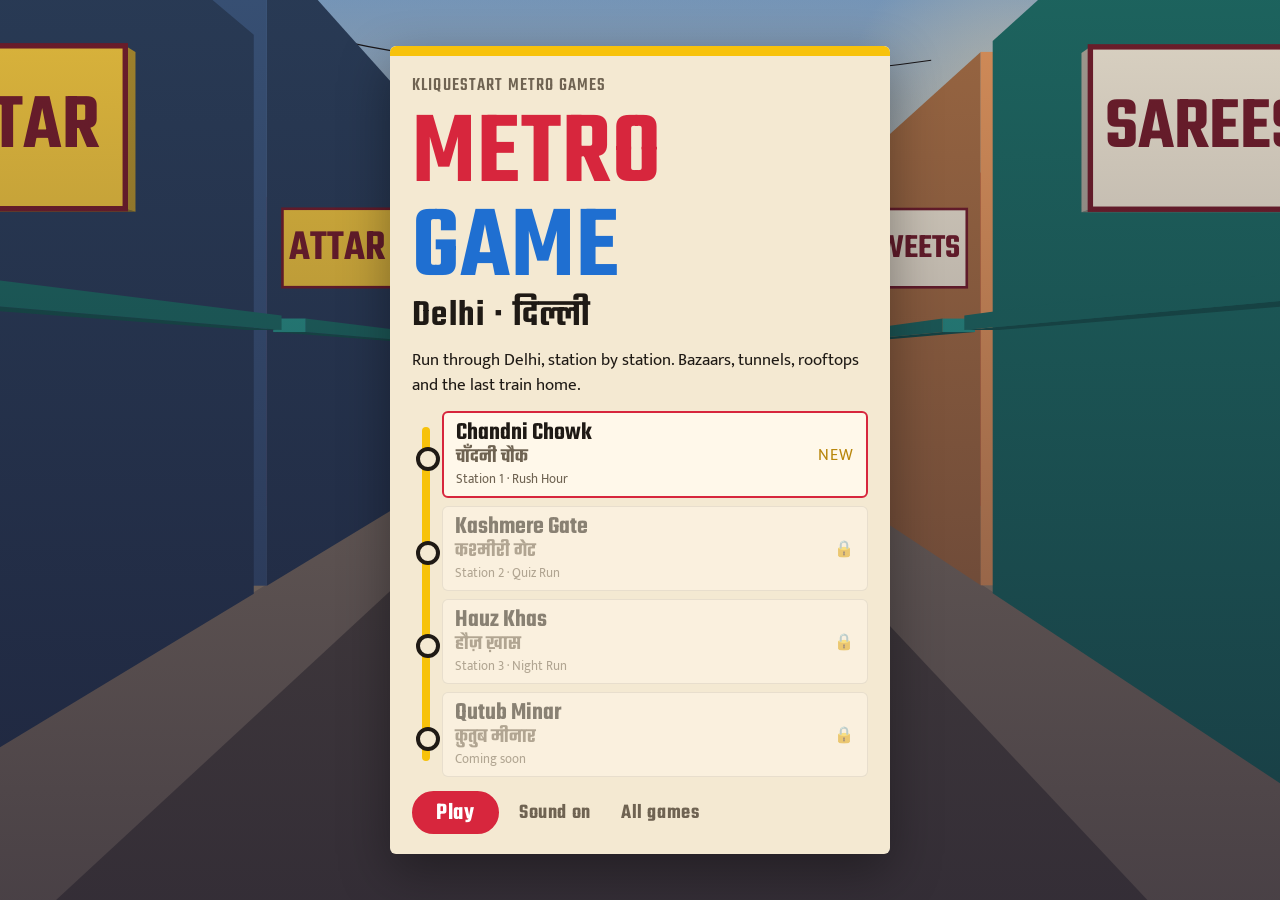
<file: games/metro-game/play/index.html>
<!doctype html>
<html lang="en">
<head>
<meta charset="utf-8">
<meta name="viewport" content="width=device-width, initial-scale=1, maximum-scale=1, user-scalable=no, viewport-fit=cover">
<title>Play Metro Game – Delhi Metro Runner | Kliquestart</title>
<meta name="description" content="Metro Game: run through Delhi station by station. Chandni Chowk bazaar, Kashmere Gate quiz run, a night ride to Hauz Khas. Free in your browser.">
<link rel="canonical" href="https://www.kliquestart.com/games/metro-game/play/">
<meta name="theme-color" content="#f4e9d2">
<link rel="icon" href="../../../assets/icon-192.png" type="image/png">
<link rel="manifest" href="../../../site.webmanifest">
<link rel="stylesheet" href="../../../assets/fonts-metro.css">
<style>
/* Metro Game, Delhi edition. Layout: full-bleed canvas city; panels read like station boards and metro tickets.
   Palette from Delhi itself: sandstone paper, Lal Qila red, metro yellow line, dusk blue. */
:root{
  --paper:#f4e9d2; --paper-2:#eadbbd; --ink:#1f1a15; --muted:#6f6352; --rule:rgba(31,26,21,.16);
  --red:#d7263d; --blue:#1f6fd1; --yellow:#f7c20b; --green:#2e9e5b; --night:#141026;
  --head:"Teko","Arial Narrow",system-ui,sans-serif;
  --text:"Mukta","Segoe UI",system-ui,sans-serif;
  color-scheme:light;
}
html,body{height:100%;margin:0;background:var(--night);color:var(--ink);overflow:hidden;font-family:var(--text);-webkit-tap-highlight-color:transparent;user-select:none;-webkit-user-select:none}
[hidden]{display:none!important}
canvas{position:fixed;inset:0;display:block;touch-action:none}
button{font:inherit;color:inherit;cursor:pointer}
button:focus-visible,a:focus-visible{outline:3px solid var(--blue);outline-offset:2px}
a{color:inherit}
.screen{position:fixed;inset:0;display:flex;align-items:center;justify-content:center;padding:max(16px,env(safe-area-inset-top,0px)) 16px max(16px,env(safe-area-inset-bottom,0px));z-index:5;background:linear-gradient(180deg,rgba(20,16,38,.15),rgba(20,16,38,.55))}
.panel{width:100%;max-width:500px;max-height:100%;overflow-y:auto;background:var(--paper);border-radius:6px;box-shadow:0 18px 50px rgba(0,0,0,.35);padding:0 0 20px;display:flex;flex-direction:column;gap:14px;position:relative}
.panel>*:not(.band){margin-inline:22px}
.band{height:10px;background:var(--yellow);border-radius:6px 6px 0 0;flex:none}
.band.multi{background:linear-gradient(90deg,#e5322d 0 33.3%,var(--yellow) 33.3% 66.6%,#8a4fd3 66.6%)}
.kicker{font-family:var(--head);font-weight:500;font-size:19px;letter-spacing:.06em;text-transform:uppercase;color:var(--muted);line-height:1;margin-top:6px}
h1,h2{margin:0;font-family:var(--head);font-weight:600;line-height:.9;text-wrap:balance}
.logo{font-size:clamp(64px,19vw,104px);letter-spacing:.01em}
.logo .r{color:var(--red)}.logo .b{color:var(--blue)}
.logo small{display:block;font-size:.36em;color:var(--ink);letter-spacing:.04em;margin-top:4px}
.tag{margin:0;font-size:17px;line-height:1.45}
.btns{display:flex;gap:10px;flex-wrap:wrap;align-items:center}
.btn{border:2px solid var(--ink);background:transparent;padding:6px 22px 4px;border-radius:999px;font-family:var(--head);font-weight:600;font-size:24px;letter-spacing:.03em;text-decoration:none;white-space:nowrap;line-height:1.2}
.btn:hover{background:rgba(31,26,21,.06)}
.btn.primary{background:var(--red);border-color:var(--red);color:#fff}
.btn.primary:hover{filter:brightness(1.08)}
.btn.ghost{border-color:transparent;color:var(--muted);padding-inline:8px;font-size:21px}
.meta{font-size:13px;color:var(--muted)}
/* line map */
.linemap{list-style:none;margin:0;padding:0 0 0 30px;position:relative;display:grid;gap:8px}
.linemap::before{content:"";position:absolute;left:10px;top:16px;bottom:16px;width:8px;border-radius:4px;background:var(--yellow)}
.stn{position:relative}
.stn::before{content:"";position:absolute;left:-26px;top:50%;width:16px;height:16px;margin-top:-8px;border-radius:50%;background:var(--paper);border:4px solid var(--ink);z-index:1}
.stn.done::before{background:var(--ink)}
.stn button{width:100%;text-align:left;display:grid;grid-template-columns:1fr auto;gap:0 10px;align-items:center;background:#fff8ea;border:1px solid var(--rule);border-radius:6px;padding:8px 12px 6px}
.stn button:not(:disabled):hover{background:#fff}
.stn button:disabled{opacity:.5;cursor:not-allowed}
.stn.next button{border:2px solid var(--red)}
.stn b{font-family:var(--head);font-weight:600;font-size:25px;line-height:1}
.stn .hi{display:block;font-family:var(--head);font-weight:600;font-size:20px;color:var(--muted);line-height:1}
.stn small{grid-column:1;font-size:13px;color:var(--muted)}
.stn em{grid-row:1/3;grid-column:2;font-style:normal;font-size:16px;color:#b8860b;letter-spacing:.06em}
/* intro board */
.board{background:var(--night);color:#fff;border-radius:6px;padding:12px 16px 8px;display:flex;justify-content:space-between;align-items:flex-end;gap:12px}
.board .en{font-family:var(--head);font-weight:600;font-size:clamp(40px,11vw,56px);line-height:.85}
.board .hi{font-family:var(--head);font-weight:600;font-size:clamp(26px,7vw,34px);color:#d9d2ea;line-height:1}
.board .no{font-family:var(--head);font-size:20px;color:var(--yellow);text-align:right;line-height:1}
.story{margin:0;padding:0;list-style:none;display:grid;gap:6px;font-size:18px;line-height:1.4}
.fact{font-size:15px;color:var(--muted);border-left:4px solid var(--yellow);padding-left:10px;margin:0}
.lines{display:flex;gap:6px;align-items:center;font-size:14px;color:var(--muted)}
.lines i{width:12px;height:12px;border-radius:50%}
/* hud */
#hud{position:fixed;left:0;right:0;top:0;z-index:4;pointer-events:none;padding:max(10px,env(safe-area-inset-top,0px)) 12px 0;display:flex;flex-direction:column;gap:8px}
.hrow{display:flex;align-items:center;gap:8px}
.hlvl{background:var(--night);color:#fff;border-radius:6px;padding:4px 10px 2px;min-width:0;flex:1;display:flex;flex-direction:column;line-height:1}
.hlvl b{font-family:var(--head);font-weight:600;font-size:24px;white-space:nowrap;overflow:hidden;text-overflow:ellipsis}
.hlvl span{font-size:12px;color:#cfc8e0;white-space:nowrap}
.chip{display:flex;align-items:center;gap:4px;padding:4px 12px 2px;border-radius:6px;background:var(--paper);font-family:var(--head);font-weight:600;font-size:26px;line-height:1.1;font-variant-numeric:tabular-nums;box-shadow:0 2px 8px rgba(0,0,0,.2)}
.chip.coins{color:#9a6b00}
.hearts{color:var(--red);letter-spacing:1px}
.hearts .off{color:rgba(31,26,21,.2)}
.icon{pointer-events:auto;width:40px;height:40px;border-radius:6px;border:0;background:var(--paper);font-family:var(--head);font-weight:600;font-size:20px;display:grid;place-items:center;box-shadow:0 2px 8px rgba(0,0,0,.2)}
.prog{position:relative;height:8px;background:rgba(244,233,210,.35);border-radius:4px}
.prog .fill{position:absolute;inset:0 auto 0 0;width:0;border-radius:4px;background:var(--yellow)}
.prog b{position:absolute;top:-4px;width:16px;height:16px;border-radius:50%;background:var(--paper);border:4px solid var(--night);transform:translateX(-50%);box-sizing:border-box}
.prog b.done{background:var(--night);border-color:var(--yellow)}
#quiz{position:fixed;left:50%;top:calc(max(10px,env(safe-area-inset-top,0px)) + 84px);transform:translateX(-50%);z-index:4;pointer-events:none;width:min(92vw,540px);text-align:center;background:var(--paper);border-top:8px solid var(--yellow);border-radius:6px;padding:6px 14px 8px;box-shadow:0 8px 24px rgba(0,0,0,.3)}
#quiz small{display:block;font-family:var(--head);font-size:17px;letter-spacing:.06em;color:var(--muted)}
#quiz b{font-family:var(--head);font-weight:600;font-size:28px;line-height:1}
.stars{font-size:40px;letter-spacing:.1em;color:rgba(31,26,21,.18);line-height:1}
.stars .on{color:#e0a100}
.stats{display:grid;grid-template-columns:1fr auto;gap:4px 16px;font-size:16px;border-top:1px dashed var(--rule);padding-top:10px;margin:0}
.stats dt{color:var(--muted)}.stats dd{margin:0;text-align:right;font-weight:700}
@media (prefers-reduced-motion:reduce){*{transition:none!important;animation:none!important}}
</style>
</head>
<body>
<canvas id="c" aria-label="Metro Game"></canvas>

<div id="hud" hidden>
  <div class="hrow">
    <div class="hlvl"><b id="hName">Chandni Chowk</b><span id="hGenre">Station 1 · Rush Hour</span></div>
    <div class="chip coins">₹<span id="hCoins">0</span></div>
    <div class="chip hearts" id="hHearts" aria-label="Hearts"></div>
    <button id="bPause" class="icon" aria-label="Pause">II</button>
  </div>
  <div class="prog" id="hProg"><div class="fill" id="hFill"></div><b style="left:33.3%"></b><b style="left:66.6%"></b><b style="left:100%"></b></div>
</div>
<div id="quiz" hidden><small>Quiz gate · run into the right answer</small><b id="quizQ"></b></div>

<div id="menu" class="screen">
  <div class="panel">
    <div class="band"></div>
    <div class="kicker">Kliquestart Metro Games</div>
    <h1 class="logo"><span class="r">METRO</span> <span class="b">GAME</span><small>Delhi · दिल्ली</small></h1>
    <p class="tag">Run through Delhi, station by station. Bazaars, tunnels, rooftops and the last train home.</p>
    <ol class="linemap" id="linemap"></ol>
    <div class="btns">
      <button id="bPlay" class="btn primary">Play</button>
      <button id="bMute" class="btn ghost">Sound on</button>
      <a class="btn ghost" href="../../../">All games</a>
    </div>
  </div>
</div>

<div id="intro" class="screen" hidden>
  <div class="panel">
    <div class="band" id="iBand"></div>
    <div class="kicker" id="iKicker">Station 1 · Rush Hour</div>
    <div class="board"><div><div class="en" id="iEn">Chandni Chowk</div><div class="hi" lang="hi" id="iHi">चाँदनी चौक</div></div><div class="no" id="iNo">01</div></div>
    <div class="lines" id="iLines"></div>
    <ul class="story" id="iStory"></ul>
    <p class="fact" id="iFact"></p>
    <div class="btns"><button id="bGo" class="btn primary">Chalo! ▶</button><span class="meta" id="iCount"></span></div>
  </div>
</div>

<div id="pause" class="screen" hidden>
  <div class="panel">
    <div class="band"></div>
    <div class="kicker" id="pName">Paused</div>
    <h2 style="font-size:56px">Ruko zara</h2>
    <div class="btns">
      <button id="bResume" class="btn primary">Resume</button>
      <button id="bRestart" class="btn">Restart</button>
      <button id="bQuit" class="btn ghost">Line map</button>
    </div>
  </div>
</div>

<div id="result" class="screen" hidden>
  <div class="panel">
    <div class="band" id="rBand"></div>
    <div class="kicker" id="rKicker">Station 1</div>
    <h2 id="rTitle" style="font-size:60px">Shabaash!</h2>
    <div class="stars" id="rStars"></div>
    <p class="tag" id="rMsg"></p>
    <dl class="stats" id="rStats"></dl>
    <div class="btns">
      <button id="rNext" class="btn primary">Agla station →</button>
      <button id="rRetry" class="btn">Try again</button>
      <button id="rMap" class="btn ghost">Line map</button>
    </div>
  </div>
</div>

<script>
'use strict';
/* ================= levels ================= */
const LEVELS = [
  { name:'Chandni Chowk', hi:'चाँदनी चौक', line:'Yellow Line', lineCols:['#f7c20b'], genre:'Rush Hour', time:'day', skyline:'old',
    story:['Pehla din in Delhi!','Your cousin is waiting on the Chandni Chowk metro platform with hot paranthas.','Run through the bazaar, dodge the rickshaws and the cows, and catch that metro!'],
    fact:'Chandni Chowk was laid out in the 1650s by Jahanara, Shah Jahan’s daughter.',
    segs:[['street',0,.6],['tunnel',.6,1]], speed:10, length:740, gap:.95, dbl:.22, quiz:[] },
  { name:'Kashmere Gate', hi:'कश्मीरी गेट', line:'Red · Yellow · Violet', lineCols:['#e5322d','#f7c20b','#8a4fd3'], genre:'Quiz Run', time:'day', skyline:'gate',
    story:['Kashmere Gate: three metro lines meet here.','Your train climbs out of the tunnel into the open sky over Old Delhi.','Quiz boards ahead. Run into the right answer. Sahi jawab = bonus coins!'],
    fact:'Kashmere Gate was on Delhi Metro’s very first stretch, opened in December 2002.',
    segs:[['tunnel',0,.24],['elevated',.24,1]], speed:11, length:840, gap:.9, dbl:.32, stripes:true,
    quiz:[ {q:'Which line goes to Chandni Chowk?', a:['Yellow','Red','Violet'], c:0, cols:['#f7c20b','#e5322d','#8a4fd3']},
           {q:'Delhi Metro’s first ride was in…', a:['1984','2010','2002'], c:2},
           {q:'Which city got India’s first metro?', a:['Mumbai','Kolkata','Delhi'], c:1} ] },
  { name:'Hauz Khas', hi:'हौज़ ख़ास', line:'Yellow · Magenta', lineCols:['#f7c20b','#d6338c'], genre:'Night Run', time:'night', skyline:'south',
    story:['Late night. The metro rolls high above South Delhi, city lights everywhere.','Then it dives underground towards Hauz Khas.','Last train home. You can only see a little way ahead. Trust your reflexes!'],
    fact:'Hauz Khas means “royal tank”. Its lake was built by Alauddin Khalji around 1300.',
    segs:[['elevated',0,.62],['tunnel',.62,1]], speed:12, length:880, gap:.95, dbl:.28, quiz:[] },
];
const NEXT_UP='Qutub Minar';
const POOL={ street:['rickshaw','rickshaw','cow','thela','thela','banner','crowd'],
             tunnel:['crowd','crowd','bag','bag','board','pillar'],
             elevated:['barrier','worker','cable','cable','gantry','barrier'] };
const KIND={rickshaw:'block',cow:'block',crowd:'block',pillar:'block',barrier:'block',worker:'block',thela:'low',bag:'low',cable:'low',banner:'high',board:'high',gantry:'high'};
const OUCH={cow:'Holy cow!',rickshaw:'Rickshaw se bacho!',barrier:'Kaam chal raha hai!'};

/* ================= canvas helpers ================= */
const $=id=>document.getElementById(id);
const cv=$('c'), ctx=cv.getContext('2d');
const PZ=3.2, MAXZ=62, GRAV=26, JUMPV=8, RED='#d7263d', BLUE='#1f6fd1', GOLD='#f7c20b', GREEN='#2e9e5b';
const HEAD='"Teko","Arial Narrow",system-ui,sans-serif', TEXT='"Mukta",system-ui,sans-serif';
let W,H,CX,horizon,focal,CAMH,zNear,camX=0;
function resize(){
  const dpr=Math.min(2,devicePixelRatio||1); W=innerWidth; H=innerHeight;
  cv.width=Math.round(W*dpr); cv.height=Math.round(H*dpr); cv.style.width=W+'px'; cv.style.height=H+'px';
  ctx.setTransform(dpr,0,0,dpr,0,0);
  const half=Math.min(W*.46,H*.42); focal=half*PZ/1.5;
  const gy=H*.86; CAMH=Math.max(1.6,Math.min(3.2,(gy-H*.4)*1.5/half));
  horizon=gy-CAMH*focal/PZ; zNear=Math.max(.4,focal*CAMH/(H-horizon)*.85); CX=W/2;
}
addEventListener('resize',resize); resize();
function shade(hex,amt){ const n=parseInt(hex.slice(1),16); let r=n>>16,g=n>>8&255,b=n&255; const t=amt<0?0:255,p=Math.abs(amt);
  r=Math.round((t-r)*p+r); g=Math.round((t-g)*p+g); b=Math.round((t-b)*p+b); return '#'+((1<<24)|(r<<16)|(g<<8)|b).toString(16).slice(1); }
function proj(x,y,z){ const s=focal/z; return [CX+(x-camX)*s, horizon+(CAMH-y)*s, s]; }
function poly(pts,fill){ ctx.beginPath(); ctx.moveTo(pts[0][0],pts[0][1]); for(let i=1;i<pts.length;i++) ctx.lineTo(pts[i][0],pts[i][1]); ctx.closePath(); ctx.fillStyle=fill; ctx.fill(); }
function line3(x0,y0,z0,x1,y1,z1,col,w){ if(Math.min(z0,z1)<=zNear) return; const a=proj(x0,y0,z0),b=proj(x1,y1,z1); ctx.strokeStyle=col; ctx.lineWidth=w; ctx.beginPath(); ctx.moveTo(a[0],a[1]); ctx.lineTo(b[0],b[1]); ctx.stroke(); }
function box(x,hw,y0,y1,z0,z1,front,stroke){
  if(z1<=zNear) return null; z0=Math.max(z0,zNear);
  const xl=x-hw,xr=x+hw;
  if(y1<CAMH) poly([proj(xl,y1,z0),proj(xr,y1,z0),proj(xr,y1,z1),proj(xl,y1,z1)],shade(front,.22));
  else if(y0>CAMH) poly([proj(xl,y0,z0),proj(xr,y0,z0),proj(xr,y0,z1),proj(xl,y0,z1)],shade(front,-.45));
  if(xr<camX) poly([proj(xr,y0,z0),proj(xr,y1,z0),proj(xr,y1,z1),proj(xr,y0,z1)],shade(front,-.28));
  else if(xl>camX) poly([proj(xl,y0,z0),proj(xl,y1,z0),proj(xl,y1,z1),proj(xl,y0,z1)],shade(front,-.28));
  const a=proj(xl,y1,z0), b=proj(xr,y0,z0);
  ctx.fillStyle=front; ctx.fillRect(a[0],a[1],b[0]-a[0],b[1]-a[1]);
  if(stroke){ ctx.strokeStyle=stroke; ctx.lineWidth=Math.max(1,a[2]*.02); ctx.strokeRect(a[0],a[1],b[0]-a[0],b[1]-a[1]); }
  return {x:a[0],y:a[1],w:b[0]-a[0],h:b[1]-a[1],s:a[2]};
}
function circle(x,y,z,r,fill){ if(z<=zNear) return; const p=proj(x,y,z); ctx.beginPath(); ctx.arc(p[0],p[1],Math.max(.5,r*p[2]),0,6.283); ctx.fillStyle=fill; ctx.fill(); }
function label(text,r,col,scale=.7,font=HEAD,weight=600){ if(!r||r.h<8) return; ctx.fillStyle=col; ctx.textAlign='center'; ctx.textBaseline='middle';
  let fs=Math.min(r.h*scale,80); ctx.font=`${weight} ${fs}px ${font}`; const mw=ctx.measureText(text).width; if(mw>r.w*.88){ fs*=r.w*.88/mw; ctx.font=`${weight} ${fs}px ${font}`; }
  ctx.fillText(text,r.x+r.w/2,r.y+r.h/2+fs*.08); }
function hash(k,salt){ return mulberry32(k*7919+salt*104729+13)(); }
function mulberry32(a){ return function(){ a|=0; a=a+0x6D2B79F5|0; let t=Math.imul(a^a>>>15,1|a); t=t+Math.imul(t^t>>>7,61|t)^t; return ((t^t>>>14)>>>0)/4294967296; }; }

/* ================= storage + audio ================= */
const SKEY='metrogame_v1';
let save={unlocked:0,stars:LEVELS.map(()=>0),best:LEVELS.map(()=>0),muted:false};
try{ const s=JSON.parse(localStorage.getItem(SKEY)); if(s&&Array.isArray(s.stars)){ save=Object.assign(save,s); while(save.stars.length<LEVELS.length){save.stars.push(0);save.best.push(0);} } }catch(e){}
function persist(){ try{ localStorage.setItem(SKEY,JSON.stringify(save)); }catch(e){} }
let AC=null;
function beep(f,dur=.08,type='square',vol=.05,slide=0){ if(save.muted) return; try{
  if(!AC) AC=new (window.AudioContext||window.webkitAudioContext)(); const t=AC.currentTime,o=AC.createOscillator(),g=AC.createGain();
  o.type=type; o.frequency.setValueAtTime(f,t); if(slide) o.frequency.exponentialRampToValueAtTime(Math.max(40,f+slide),t+dur);
  g.gain.setValueAtTime(vol,t); g.gain.exponentialRampToValueAtTime(.0001,t+dur); o.connect(g).connect(AC.destination); o.start(t); o.stop(t+dur); }catch(e){} }
const SFX={
  coin:()=>beep(1180+Math.random()*120,.05,'square',.025),
  chime:()=>{ beep(784,.25,'sine',.07); setTimeout(()=>beep(622,.35,'sine',.07),260); },
  honk:()=>{ beep(420,.12,'square',.05); setTimeout(()=>beep(420,.12,'square',.05),160); },
  crash:()=>beep(220,.4,'sawtooth',.08,-180), jump:()=>beep(330,.1,'triangle',.04,220), lane:()=>beep(500,.03,'sine',.02),
  right:()=>[660,880,1100].forEach((f,i)=>setTimeout(()=>beep(f,.12,'triangle',.07),i*80)), wrong:()=>beep(200,.3,'square',.06,-80),
  win:()=>[523,659,784,1046].forEach((f,i)=>setTimeout(()=>beep(f,.18,'triangle',.08),i*110)),
  lose:()=>[392,330,262].forEach((f,i)=>setTimeout(()=>beep(f,.22,'sawtooth',.06),i*150)),
};

/* ================= level generation ================= */
function genLevel(i){
  const lv=LEVELS[i], len=lv.length, rnd=mulberry32(4242+i*977);
  const R=(a,b)=>a+rnd()*(b-a), RI=n=>Math.floor(rnd()*n), pick=a=>a[RI(a.length)];
  const shuf=a=>{ for(let k=a.length-1;k>0;k--){ const j=RI(k+1); [a[k],a[j]]=[a[j],a[k]]; } return a; };
  const L={i,lv,length:len,obs:[],coins:[],quiz:[],segs:lv.segs.map(([t,a,b])=>({t,d0:Math.round(a*len),d1:Math.round(b*len)})),
           checks:[1/3,2/3].map(f=>({d:Math.round(len*f),passed:false}))};
  lv.quiz.forEach((q,k)=>L.quiz.push(Object.assign({},q,{d:Math.round(len*(.3+.6*(k+.5)/lv.quiz.length)),done:false})));
  const clear=[...L.checks.map(c=>[c.d-6,c.d+15]),...L.quiz.map(q=>[q.d-18,q.d+10]),...L.segs.slice(1).map(s=>[s.d0-12,s.d0+10]),[len-24,len+50]];
  const coin=(x,d,y=.55)=>L.coins.push({x,d,y,got:false});
  let d=40, prev=12;
  while(d<len-24){
    const z=clear.find(([a,b])=>d>a&&d<b); if(z){ prev=z[1]-4; d=z[1]+2; continue; }
    const seg=L.segs.find(s=>d>=s.d0&&d<s.d1)||L.segs[0];
    const gap=lv.speed*lv.gap*R(.9,1.3), lanes=shuf([-1,0,1]), type=pick(POOL[seg.t]), kind=KIND[type];
    let free=[];
    if(kind==='block'){ const n=(type==='pillar')?1:(rnd()<lv.dbl?2:1); for(let k=0;k<n;k++) L.obs.push({t:type,x:lanes[k],d,v:RI(99)}); free=lanes.slice(n); }
    else { const n=1+RI(3); for(let k=0;k<n;k++) L.obs.push({t:type,x:lanes[k],d,v:RI(99)}); free=lanes.slice(n);
      if(!free.length&&kind==='low') for(let k=-1;k<=1;k++) coin(lanes[0],d+k*1.6,1.4-Math.abs(k)*.35); }
    const tl=free.length?pick(free):lanes[0], sg=d-prev;
    if(sg>6){ const n=Math.max(3,Math.min(8,Math.floor(sg*.6/2.2))); for(let k=0;k<n;k++) coin(tl,prev+sg*.2+(k+.5)*sg*.6/n); }
    prev=d; d+=gap;
  }
  const byD=(a,b)=>a.d-b.d; L.obs.sort(byD); L.coins.sort(byD);
  L.totalCoins=L.coins.length;
  return L;
}

/* ================= state ================= */
let state='menu', G=null, idle={dist:0,t:0,L:null};
function startLevel(i){
  const L=genLevel(i);
  G={L,i,dist:0,t:0,lane:0,px:0,py:0,vy:0,slide:0,slideQ:false,hearts:3,coins:0,coinsAtCheck:0,lastCheck:0,
     crashT:0,inv:0,flashT:0,flashCol:BLUE,shake:0,parts:[],texts:[],crashes:0,quizRight:0,hud:{},go:1};
  $('hName').textContent=LEVELS[i].name; $('hGenre').textContent=`Station ${i+1} · ${LEVELS[i].genre}`;
  showIntro(i);
}
let introTimer=null;
function bandStyle(el,lv){ el.className='band'+(lv.lineCols.length>2?' multi':''); el.style.background=lv.lineCols.length===2?`linear-gradient(90deg,${lv.lineCols[0]} 0 50%,${lv.lineCols[1]} 50%)`:(lv.lineCols.length===1?lv.lineCols[0]:''); }
function showIntro(i){
  const lv=LEVELS[i]; state='intro';
  bandStyle($('iBand'),lv);
  $('iKicker').textContent=`Station ${i+1} · ${lv.genre}`;
  $('iEn').textContent=lv.name; $('iHi').textContent=lv.hi; $('iNo').textContent=String(i+1).padStart(2,'0');
  $('iLines').innerHTML=lv.lineCols.map(c=>`<i style="background:${c}"></i>`).join('')+` ${lv.line}`;
  $('iStory').innerHTML=lv.story.map(s=>`<li>${s}</li>`).join('');
  $('iFact').textContent=lv.fact;
  show('intro');
  let n=7; $('iCount').textContent=`Starting in ${n}…`;
  clearInterval(introTimer);
  introTimer=setInterval(()=>{ n--; if(n<=0) beginRun(); else $('iCount').textContent=`Starting in ${n}…`; },1000);
}
function beginRun(){ clearInterval(introTimer); if(state!=='intro') return; state='play'; show(null); SFX.chime(); floatText('Chalo!','#fff',W/2,H*.4); }
function text(t,col){ const p=proj(G.px,1.5,PZ); floatText(t,col,p[0],p[1]); }
function floatText(t,col,x,y){ if(G) G.texts.push({t,col,x,y,life:1.3}); }
function burst(x,y,col,n=14,sp=220){ for(let k=0;k<n;k++){ const a=Math.random()*6.283,v=sp*(.3+Math.random()); G.parts.push({x,y,vx:Math.cos(a)*v,vy:Math.sin(a)*v-60,life:.6+Math.random()*.4,col,size:2+Math.random()*3}); } }
function flash(col,t=.25){ G.flashCol=col; G.flashT=t; }
function hitsVert(o,g){ const k=KIND[o.t], top=g.py+(g.slide>0?.45:1.15); if(k==='low') return g.py<.42; if(k==='high') return top>.58; return true; }

function update(dt){
  const g=G, L=g.L, lv=L.lv; g.t+=dt;
  g.flashT=Math.max(0,g.flashT-dt); g.shake=Math.max(0,g.shake-dt);
  for(const p of g.parts){ p.life-=dt; p.x+=p.vx*dt; p.y+=p.vy*dt; p.vy+=500*dt; } g.parts=g.parts.filter(p=>p.life>0);
  for(const t of g.texts){ t.life-=dt; t.y-=40*dt; } g.texts=g.texts.filter(t=>t.life>0);
  camX+=(g.px*.55-camX)*Math.min(1,dt*8);
  if(g.crashT>0){ g.crashT-=dt; if(g.crashT<=0) afterCrash(); return hud(); }
  if(g.go>0){ g.go-=dt; return hud(); }
  const sp=lv.speed*(1+.12*g.dist/L.length), d0=g.dist; g.dist+=sp*dt; const d1=g.dist;
  g.inv=Math.max(0,g.inv-dt); g.slide=Math.max(0,g.slide-dt);
  const dx=g.lane-g.px, st=14*dt; g.px+=Math.abs(dx)<st?dx:Math.sign(dx)*st;
  if(g.py>0||g.vy>0){ g.vy-=GRAV*dt; g.py+=g.vy*dt; if(g.py<=0){ g.py=0; g.vy=0; if(g.slideQ){ g.slide=.55; g.slideQ=false; } } }
  for(const o of L.obs){
    if(o.d-d1>MAXZ) break;
    if(o.t==='rickshaw'&&!o.honk&&o.d-d1<14&&Math.abs(g.px-o.x)<.6){ o.honk=true; SFX.honk(); }
    if(o.d+.4<d0||o.d-.4>d1) continue;
    if(Math.abs(g.px-o.x)>.62||!hitsVert(o,g)||g.inv>0) continue;
    return crash(o);
  }
  for(const c of L.coins){
    if(c.got) continue; if(c.d-d1>MAXZ) break; if(c.d<d0-1) continue;
    if(c.d+.7>=d0&&c.d-.7<=d1&&Math.abs(c.x-g.px)<.55&&Math.abs(c.y-(g.py+.5))<.85){
      c.got=true; g.coins++; SFX.coin(); const p=proj(c.x,c.y,Math.max(PZ,zNear)); burst(p[0],p[1],GOLD,5,110); }
  }
  for(const q of L.quiz){
    if(!q.done&&d1>=q.d){ q.done=true; const pick=Math.round(g.px)+1;
      if(pick===q.c){ g.coins+=20; g.quizRight++; text('Sahi jawab! +₹20','#fff'); SFX.right(); flash(GREEN,.25); }
      else { g.coins=Math.max(0,g.coins-10); text(`Galat! It's ${q.a[q.c]}`,'#fff'); SFX.wrong(); flash(RED,.25); } }
  }
  for(const c of L.checks){ if(!c.passed&&d1>=c.d){ c.passed=true; g.lastCheck=c.d; g.coinsAtCheck=g.coins; text('Checkpoint! Chalo aage','#fff'); SFX.chime(); flash(BLUE,.2); } }
  if(d1>=L.length) return finish(true);
  hud();
}
function crash(o){
  const g=G; g.crashT=.9; g.crashes++; g.hearts--; g.shake=.5; flash(RED,.35); SFX.crash();
  const p=proj(g.px,g.py+.6,PZ); burst(p[0],p[1],RED,36,300);
  floatText(g.hearts>0?(OUCH[o.t]||'Oops! Bach ke!'):'Arre yaar!','#fff',p[0],p[1]-40);
}
function afterCrash(){
  const g=G, L=g.L;
  if(g.hearts<=0) return finish(false);
  g.dist=g.lastCheck; g.coins=g.coinsAtCheck;
  for(const c of L.coins) if(c.d>g.lastCheck) c.got=false;
  for(const q of L.quiz) if(q.d>g.lastCheck) q.done=false;
  for(const o of L.obs) if(o.d>g.lastCheck) o.honk=false;
  Object.assign(g,{lane:0,px:0,py:0,vy:0,slide:0,slideQ:false,inv:1.4,go:.8});
}
function finish(win){
  const g=G, i=g.i; state='result';
  let stars=0;
  if(win){ stars=1+(g.crashes<=1?1:0)+(g.crashes===0&&g.coins>=g.L.totalCoins*.7?1:0);
    save.stars[i]=Math.max(save.stars[i],stars); save.best[i]=Math.max(save.best[i],g.coins);
    if(i+1<LEVELS.length&&save.unlocked<i+1) save.unlocked=i+1; persist(); SFX.win(); setTimeout(SFX.chime,500); }
  else SFX.lose();
  const lv=LEVELS[i], last=i+1>=LEVELS.length;
  bandStyle($('rBand'),lv);
  $('rKicker').textContent=`Station ${i+1} · ${lv.name}`;
  $('rTitle').textContent= win ? (stars===3?'Ekdum zabardast!':stars===2?'Shabaash!':'Pahunch gaye!') : 'Arre yaar!';
  $('rStars').hidden=!win; $('rStars').innerHTML=[0,1,2].map(k=>`<span class="${k<stars?'on':''}">★</span>`).join('');
  $('rMsg').textContent= win
    ? (last ? `You reached ${lv.name}. Next stop: ${NEXT_UP}, coming soon.` : `Darwaze baayi taraf khulenge. Agla station: ${LEVELS[i+1].name}.`)
    : 'Out of hearts. Try this station again.';
  $('rStats').innerHTML=`<dt>Coins</dt><dd>₹${g.coins}</dd><dt>Crashes</dt><dd>${g.crashes}</dd>`+
    (lv.quiz.length?`<dt>Quiz</dt><dd>${g.quizRight} of ${lv.quiz.length} right</dd>`:'');
  $('rNext').hidden=!(win&&!last);
  setTimeout(()=>{ if(state==='result') show('result'); },650);
}
function hud(){
  const g=G,h=g.hud,set=(k,v,fn)=>{ if(h[k]!==v){ h[k]=v; fn(v); } };
  set('c',g.coins,v=>$('hCoins').textContent=v);
  set('h',g.hearts,v=>$('hHearts').innerHTML=[0,1,2].map(k=>`<span class="${k<v?'':'off'}">♥</span>`).join(''));
  set('p',Math.round(Math.min(1,g.dist/g.L.length)*300)/3,v=>{ $('hFill').style.width=v+'%'; document.querySelectorAll('#hProg b').forEach((b,k)=>b.classList.toggle('done',v>=(k+1)*33.3-.5)); });
  const q=g.L.quiz.find(q=>!q.done&&q.d-g.dist<55&&q.d-g.dist>-1);
  set('q',q?q.q:'',v=>{ $('quiz').hidden=!v; $('quizQ').textContent=v; });
}

/* ================= the city ================= */
const SKY={ day:{top:'#86acd0',hz:'#f2dcb4',ground:'#a8957a',haze:'#d8c3a0',land:'#b98d6c'},
            night:{top:'#060920',hz:'#3a2445',ground:'#16121f',haze:'#231a33',land:'#2b2140'} };
const HOUSE=['#e3c9a5','#efb9a0','#d4a77c','#f2e3c4','#c9cfb4','#e8cfae','#d99a72','#d6d9cf','#f0c987','#c7b8d8'];
const SHOP=['#e94f37','#2a9d8f','#f4a261','#3d5a80','#e76f51','#8ab17d','#c44569','#f6bd60'];
const SIGNS=['PARANTHE','JALEBI','चाट','LASSI','मिठाई','KACHORI','SAREES','CHAI','BANGLES','DRY FRUITS','ATTAR','पराँठे','PHONE REPAIR','SWEETS'];
const BOARDS=['CHAI ₹10','DILLI DARSHAN','SALE 50%','COLA','APNA DILLI','METRO'];
const KURTA=['#e94f37','#3a86ff','#ffbe0b','#8338ec','#06d6a0','#fb5607','#ff006e','#adb5bd'];
const SKIN=['#c68863','#a86b48','#8d5a3b','#e0ac7e'];

function drawSky(lv,t){
  const n=lv.time==='night', S=n?SKY.night:SKY.day;
  const g=ctx.createLinearGradient(0,0,0,horizon); g.addColorStop(0,S.top); g.addColorStop(1,S.hz); ctx.fillStyle=g; ctx.fillRect(0,0,W,horizon+2);
  ctx.fillStyle=S.ground; ctx.fillRect(0,horizon,W,H-horizon);
  if(n){ for(let k=0;k<40;k++){ ctx.globalAlpha=.4+.4*hash(k,9); ctx.fillStyle='#fff'; ctx.fillRect(hash(k,1)*W,hash(k,2)*horizon*.7,1.5,1.5); } ctx.globalAlpha=1;
    ctx.fillStyle='#f3ead0'; ctx.beginPath(); ctx.arc(W*.2,horizon*.25,Math.min(W,H)*.035,0,6.283); ctx.fill(); }
  else { const sx=W*.8, sy=horizon*.3, r=Math.min(W,H)*.05, sg=ctx.createRadialGradient(sx,sy,0,sx,sy,r*4);
    sg.addColorStop(0,'rgba(255,244,214,.95)'); sg.addColorStop(.25,'rgba(255,236,190,.45)'); sg.addColorStop(1,'rgba(255,236,190,0)'); ctx.fillStyle=sg; ctx.fillRect(sx-r*4,sy-r*4,r*8,r*8);
    const kc=['#e63946','#f4a261','#2a9d8f','#e9c46a','#8338ec','#ff006e'];
    for(let k=0;k<6;k++){ const kx=((hash(k,3)*W+t*(8+k*3)*(k%2?1:-1))%(W+60)+W+60)%(W+60)-30, ky=horizon*(.12+.5*hash(k,4))+Math.sin(t*1.3+k)*6, s=6+hash(k,5)*6;
      ctx.fillStyle=kc[k]; ctx.beginPath(); ctx.moveTo(kx,ky-s); ctx.lineTo(kx+s*.8,ky); ctx.lineTo(kx,ky+s); ctx.lineTo(kx-s*.8,ky); ctx.closePath(); ctx.fill();
      ctx.strokeStyle='rgba(60,40,30,.5)'; ctx.lineWidth=1; ctx.beginPath(); ctx.moveTo(kx,ky+s); ctx.quadraticCurveTo(kx+5,ky+s+10,kx-3,ky+s+18); ctx.stroke(); } }
}
function drawSkyline(lv){
  const n=lv.time==='night', S=n?SKY.night:SKY.day, base=horizon+2, off=-camX*18, u=Math.min(W,H);
  ctx.fillStyle=S.haze;
  for(let k=0;k<60;k++){ const x=(k/60)*W*1.3-W*.15+off*.5, w=W/38+hash(k,7)*W/40, h=u*(.02+.06*hash(k,8)); ctx.fillRect(x,base-h,w,h);
    if(hash(k,11)>.6) ctx.fillRect(x+w*.3,base-h-u*.012,w*.25,u*.012); }
  if(n){ ctx.fillStyle='#ffd27a'; for(let k=0;k<90;k++){ ctx.globalAlpha=.5+.5*hash(k,21); ctx.fillRect(hash(k,22)*W,base-u*.07*hash(k,23),2,2); } ctx.globalAlpha=1; }
  ctx.fillStyle=S.land;
  const dome=(x,y,r)=>{ ctx.beginPath(); ctx.moveTo(x-r,y); ctx.quadraticCurveTo(x-r,y-r*1.4,x,y-r*1.7); ctx.quadraticCurveTo(x+r,y-r*1.4,x+r,y); ctx.closePath(); ctx.fill(); };
  const minar=(x,y,h,w)=>{ ctx.fillRect(x-w/2,y-h,w,h); ctx.beginPath(); ctx.arc(x,y-h,w*.9,Math.PI,0); ctx.fill(); };
  if(lv.skyline==='old'){
    const jx=W*.3+off, jy=base, s=u*.09;
    ctx.fillRect(jx-s*1.6,jy-s*.55,s*3.2,s*.55); dome(jx,jy-s*.55,s*.5); dome(jx-s*.9,jy-s*.55,s*.32); dome(jx+s*.9,jy-s*.55,s*.32);
    minar(jx-s*1.75,jy,s*1.6,s*.16); minar(jx+s*1.75,jy,s*1.6,s*.16);
    ctx.fillStyle=n?S.land:'#b5584a';
    const fx=W*.62+off, fw=W*.5; ctx.fillRect(fx,base-u*.05,fw,u*.05);
    for(let k=0;k<26;k++) ctx.fillRect(fx+k*fw/26,base-u*.06,fw/60,u*.012);
    ctx.fillRect(fx+fw*.18,base-u*.09,u*.07,u*.09); dome(fx+fw*.18+u*.017,base-u*.09,u*.012); dome(fx+fw*.18+u*.053,base-u*.09,u*.012);
  } else if(lv.skyline==='gate'){
    const gx=W*.32+off, s=u*.1;
    ctx.fillRect(gx-s*1.4,base-s*.75,s*2.8,s*.75); ctx.fillStyle=S.hz; for(const k of [-.55,.55]){ ctx.beginPath(); ctx.moveTo(gx+k*s-s*.28,base); ctx.lineTo(gx+k*s-s*.28,base-s*.4); ctx.arc(gx+k*s,base-s*.4,s*.28,Math.PI,0); ctx.lineTo(gx+k*s+s*.28,base); ctx.fill(); }
    ctx.fillStyle=S.land; for(let k=0;k<10;k++) ctx.fillRect(gx-s*1.4+k*s*.3,base-s*.85,s*.14,s*.1);
    const cx2=W*.72+off; dome(cx2,base-u*.06,u*.035); ctx.fillRect(cx2-u*.05,base-u*.06,u*.1,u*.06); ctx.fillRect(cx2-u*.004,base-u*.16,u*.008,u*.05);
  } else {
    const qx=W*.74+off, qh=u*.3, qb=u*.035;
    ctx.beginPath(); ctx.moveTo(qx-qb,base); ctx.lineTo(qx-qb*.45,base-qh); ctx.lineTo(qx+qb*.45,base-qh); ctx.lineTo(qx+qb,base); ctx.closePath(); ctx.fill();
    for(let k=1;k<5;k++){ const y=base-qh*k/5, w=qb*(1-.55*k/5)+u*.006; ctx.fillRect(qx-w,y-u*.004,w*2,u*.008); }
    const hx=W*.26+off; ctx.fillRect(hx-u*.08,base-u*.045,u*.16,u*.045); dome(hx-u*.04,base-u*.045,u*.025); dome(hx+u*.04,base-u*.045,u*.025);
  }
}
function vis(z,night){ const s=night?12:40,e=night?26:MAXZ; return Math.max(0,Math.min(1,(e-z)/(e-s))); }
function trackFloor(z0,z1,dist,col,night,stripes,lineCols){
  poly([proj(-1.6,0,z0),proj(1.6,0,z0),proj(1.6,0,z1),proj(-1.6,0,z1)],col);
  if(stripes) lineCols.forEach((c,k)=>{ ctx.globalAlpha=.6; poly([proj(k-1-.07,.005,z0),proj(k-1+.07,.005,z0),proj(k-1+.07,.005,z1),proj(k-1-.07,.005,z1)],c); ctx.globalAlpha=1; });
  for(let z=2-(dist%2);z<z1;z+=2){ if(z<z0) continue; const a=proj(-1.5,0,z),b=proj(1.5,0,z); ctx.globalAlpha=.35*vis(z,night); ctx.strokeStyle='#3b3128'; ctx.lineWidth=Math.max(1,a[2]*.09); ctx.beginPath(); ctx.moveTo(a[0],a[1]); ctx.lineTo(b[0],b[1]); ctx.stroke(); }
  ctx.globalAlpha=.75; for(const x of [-1.28,-.72,-.28,.28,.72,1.28]) line3(x,.01,z0,x,.01,z1,'#c9c5bd',1.5);
  ctx.globalAlpha=1;
}
function drawSegment(s,z0,z1,dist,lv,t){
  const night=lv.time==='night';
  if(s.t==='elevated'){
    poly([proj(-70,-7,z0),proj(70,-7,z0),proj(70,-7,z1),proj(-70,-7,z1)],night?'#100d18':'#9c8a70');
    trackFloor(z0,z1,dist,night?'#3b3a42':'#8f8c86',night,lv.stripes,lv.lineCols);
    box(-1.68,.07,0,.6,z0,z1,night?'#55535c':'#d4cfc4'); box(1.68,.07,0,.6,z0,z1,night?'#55535c':'#d4cfc4');
    ctx.globalAlpha=.7; for(const x of [-1,0,1]) line3(x,2.5,z0,x,2.5,z1,'#2a2622',1); ctx.globalAlpha=1;
  } else if(s.t==='street'){
    poly([proj(-2.6,0,z0),proj(2.6,0,z0),proj(2.6,0,z1),proj(-2.6,0,z1)],'#5b524a');
    poly([proj(1.65,.01,z0),proj(2.6,.01,z0),proj(2.6,.01,z1),proj(1.65,.01,z1)],'#8a7c6c');
    poly([proj(-2.6,.01,z0),proj(-1.65,.01,z0),proj(-1.65,.01,z1),proj(-2.6,.01,z1)],'#8a7c6c');
    for(const x of [-.5,.5]) for(let z=3-(dist%3);z<z1;z+=3){ const a=Math.max(z,z0),b=Math.min(z+1.3,z1); if(b>a){ ctx.globalAlpha=.5; line3(x,.01,a,x,.01,b,'#f1e6d0',2); ctx.globalAlpha=1; } }
  } else {
    const X=2.7, top=CAMH+1.1, wall=night?'#2c2e38':'#8e8a84', ceil=night?'#1b1c24':'#6d6a66', zc=z0<=zNear+.01?.2:z0;
    poly([proj(-X,top,zc),proj(X,top,zc),proj(X,top,z1),proj(-X,top,z1)],ceil);
    poly([proj(-X,0,zc),proj(-X,top,zc),proj(-X,top,z1),proj(-X,0,z1)],wall);
    poly([proj(X,0,zc),proj(X,top,zc),proj(X,top,z1),proj(X,0,z1)],wall);
    poly([proj(-X,0,z0),proj(X,0,z0),proj(X,0,z1),proj(-X,0,z1)],'#3f3a35');
    trackFloor(z0,z1,dist,'#4a443e',night,lv.stripes,lv.lineCols);
    ctx.globalAlpha=.8; for(const y of [.9,1.05]) for(const x of [-X+.01,X-.01]) line3(x,y,z0,x,y,z1,'#2a2622',2); ctx.globalAlpha=1;
    for(let z=6-(dist%6);z<z1;z+=6){ if(z<z0) continue; const a=proj(-X,top,z),b=proj(X,0,z), f=vis(z,night);
      ctx.globalAlpha=.25*f; ctx.strokeStyle='#d8d2c6'; ctx.lineWidth=Math.max(1,a[2]*.05); ctx.strokeRect(a[0],a[1],b[0]-a[0],b[1]-a[1]);
      ctx.globalAlpha=f; const l=proj(-.6,top-.05,z), r=proj(.6,top-.05,z); ctx.strokeStyle='#fffbe8'; ctx.lineWidth=Math.max(2,l[2]*.05); ctx.beginPath(); ctx.moveTo(l[0],l[1]); ctx.lineTo(r[0],r[1]); ctx.stroke(); }
    ctx.globalAlpha=1;
  }
}
function drawBuilding(k,side,z,night){
  const tall=hash(k,side+24)>.9, w=2+hash(k,side+2)*2.4, xn=3.6+hash(k,side+4)*3.4, h=tall?8.5+hash(k,side+6)*3.5:2.2+hash(k,side+6)*4.2, dep=2.6+hash(k,side+8)*1.2;
  const x=side*(xn+w/2), y0=-7, y1=y0+h, col=HOUSE[Math.floor(hash(k,side+10)*HOUSE.length)];
  ctx.globalAlpha=vis(z,false);
  const r=box(x,w/2,y0,y1,z,z+dep,night?shade(col,-.72):col);
  if(r&&r.w>14){ const cols=Math.max(1,Math.floor(w/.9)), rows=Math.max(1,Math.floor(h/1.5)), cw=r.w/cols, rh=r.h/rows;
    for(let c=0;c<cols;c++) for(let q=0;q<rows;q++){ const lit=night&&hash(k*31+c*7+q,side+12)>.45;
      ctx.fillStyle=lit?'#ffd27a':(night?'#0b0a12':'rgba(40,30,25,.45)'); ctx.fillRect(r.x+c*cw+cw*.28,r.y+q*rh+rh*.25,cw*.44,rh*.45); } }
  if(hash(k,side+14)>.35){ const tx=x-side*w*.25; box(tx,.32,y1,y1+.65,z+.5,z+1.1,'#1c1c1c'); }
  if(hash(k,side+16)>.82){ const bx=x+side*w*.1, br=box(bx,Math.min(1.3,w*.45),y1+.9,y1+2.1,z+.3,z+.36,night?'#2d2140':'#fff6df','#c44569');
    label(BOARDS[Math.floor(hash(k,side+18)*BOARDS.length)],br,night?'#ffd27a':'#c44569'); }
  if(hash(k,side+20)>.55){ circle(side*(2.9+hash(k,side+22)*.5),-4.8,z+dep+.6,.9,night?'#1d2a1a':'#5c8a3e'); }
  ctx.globalAlpha=1;
}
function drawShop(k,side,z,night){
  const h=3.2+hash(k,side+30)*1.6, col=SHOP[Math.floor(hash(k,side+32)*SHOP.length)], xin=2.6;
  box(side*(xin+1.5),1.5,0,h,z,z+3,col);
  box(side*(xin-.12),.12,1.85,1.95,z+.1,z+2.9,hash(k,side+34)>.5?'#f4a261':'#2a9d8f');
  const sr=box(side*2.2,.42,2.2,2.8,z+.3,z+.36,hash(k,side+36)>.5?'#fff6df':'#ffd23f','#7a1f2b');
  label(SIGNS[Math.floor(hash(k,side+38)*SIGNS.length)],sr,'#7a1f2b');
  if(side>0&&hash(k,40)>.45&&z+1>zNear){ const sag=3.6+hash(k,41)*.5; ctx.strokeStyle='#1a1715'; ctx.lineWidth=1.2;
    const a=proj(-2.6,4.4,z+1),b=proj(2.6,4.2,z+1),m=proj(0,sag,z+1); ctx.beginPath(); ctx.moveTo(a[0],a[1]); ctx.quadraticCurveTo(m[0],m[1],b[0],b[1]); ctx.stroke(); }
}
function drawMast(z,night){ for(const s of [-1,1]){ box(s*1.76,.05,0,2.8,z,z+.1,night?'#4a4852':'#7d7a74'); box(s*1.3,.45,2.55,2.62,z,z+.08,night?'#4a4852':'#7d7a74'); } }
function drawPortal(z,lv,night){
  const col=night?'#3a3740':'#cbc3b4', X=3.4;
  box(-(1.65+X)/2,(X-1.65)/2,0,4.6,z,z+.6,col); box((1.65+X)/2,(X-1.65)/2,0,4.6,z,z+.6,col);
  const r=box(0,X,2.7,4.6,z,z+.6,col);
  if(r&&r.h>10){ const s={x:r.x+r.w*.18,y:r.y+r.h*.18,w:r.w*.64,h:r.h*.5}; ctx.fillStyle='#1f2a4a'; ctx.fillRect(s.x,s.y,s.w,s.h);
    ctx.fillStyle=RED; ctx.fillRect(s.x,s.y,s.h,s.h); label('M',{x:s.x,y:s.y,w:s.h,h:s.h},'#fff',.8);
    label(lv.name.toUpperCase()+'  ·  '+lv.hi,{x:s.x+s.h,y:s.y,w:s.w-s.h,h:s.h},'#fff',.6); }
}

/* ---- obstacles ---- */
function person(x,z,h,shirt,skin,hat){ box(x,.17,0,h,z,z+.3,shirt); circle(x,h+.16,z,.14,skin); circle(x,h+.25,z,.12,hat||'#1d1410'); }
function drawObstacle(o,z,lv,t){
  const night=lv.time==='night', a=vis(z,night); if(a<=0) return; ctx.globalAlpha=a;
  const x=o.x;
  switch(o.t){
    case 'crowd': for(const [j,k] of [[-.2,0],[.2,1]]) person(x+j,z+k*.15,1.15+((o.v+k)%3)*.1,KURTA[(o.v+k*3)%KURTA.length],SKIN[(o.v+k)%4]); break;
    case 'worker': person(x,z,1.25,'#ff7b00',SKIN[o.v%4],'#ffd60a'); box(x,.18,.75,.85,z-.01,z+.3,'#e8e8e8'); break;
    case 'rickshaw': { circle(x-.42,.32,z+.6,.32,'#1a1715'); circle(x+.42,.32,z+.6,.32,'#1a1715');
      box(x,.42,.4,.85,z+.3,z+1,'#2a6f97'); box(x,.45,.85,1.55,z+.55,z+1.05,'#1d1d1d'); circle(x,.3,z,.3,'#1a1715'); box(x,.05,.3,1.0,z,z+.3,'#555');
      person(x,z+.25,1.0,'#f1e6d0',SKIN[o.v%4]); break; }
    case 'cow': { for(const [lx,lz] of [[-.25,.25],[.25,.25],[-.25,1.2],[.25,1.2]]) box(x+lx,.06,0,.5,z+lz,z+lz+.1,'#d8d0c2');
      box(x,.33,.45,1.05,z+.2,z+1.4,'#f2ece1'); box(x,.18,.75,1.15,z,z+.25,'#f2ece1');
      box(x-.16,.03,1.12,1.32,z+.05,z+.1,'#c9b48a'); box(x+.16,.03,1.12,1.32,z+.05,z+.1,'#c9b48a'); circle(x,.85,z-.01,.06,'#2b2b2b'); break; }
    case 'thela': { box(x,.46,.08,.42,z,z+.7,'#8a5a2b','#c98b4f'); circle(x-.32,.08,z,.08,'#1d1410'); circle(x+.32,.08,z,.08,'#1d1410');
      for(let k=0;k<5;k++) circle(x-.32+k*.16,.48,z+.1,.07,['#ff7b00','#ffd60a','#e63946','#80b918','#ff7b00'][k]); break; }
    case 'bag': box(x-.2,.2,0,.38,z,z+.4,'#3d5a80'); box(x+.22,.18,0,.3,z+.05,z+.4,'#b5432c'); box(x+.05,.14,.38,.42,z+.1,z+.3,'#222'); break;
    case 'cable': box(x,.44,0,.4,z,z+.5,'#9c6b3a','#5e3d1f'); circle(x,.2,z-.01,.12,'#2a2a2a'); break;
    case 'pillar': box(x,.38,0,CAMH+1.1,z,z+.6,night?'#4b4954':'#a9a49b'); box(x,.385,1.05,1.3,z-.005,z+.6,lv.lineCols[0]); break;
    case 'barrier': { const r=box(x,.44,0,1.25,z,z+.12,'#ff7b00'); if(r){ ctx.save(); ctx.beginPath(); ctx.rect(r.x,r.y,r.w,r.h); ctx.clip(); ctx.strokeStyle='#fff'; ctx.lineWidth=r.w*.09;
        for(let k=-3;k<6;k++){ ctx.beginPath(); ctx.moveTo(r.x+k*r.w/3,r.y+r.h); ctx.lineTo(r.x+k*r.w/3+r.h,r.y); ctx.stroke(); } ctx.restore(); } break; }
    case 'banner': case 'board': case 'gantry': {
      const pc=o.t==='gantry'?'#5d5a55':'#3b3b44'; box(x-.47,.03,0,1.05,z+.02,z+.08,pc); box(x+.47,.03,0,1.05,z+.02,z+.08,pc);
      if(o.t==='board'){ const r=box(x,.5,.6,1.02,z,z+.08,'#ffd23f','#1d1410'); label('MIND THE GAP',r,'#1d1410',.6); }
      else if(o.t==='banner'){ const r=box(x,.5,.6,1.02,z,z+.04,['#c44569','#2a9d8f','#e76f51'][o.v%3]); label(['DIWALI SALE','SWAGAT HAI','SALE 50%'][o.v%3],r,'#fff6df',.62); }
      else { box(x,.5,.62,.98,z,z+.12,'#5d5a55'); circle(x-.25,.8,z-.01,.07,'#ff3b30'); circle(x+.25,.8,z-.01,.07,'#34c759'); }
      break; }
  }
  ctx.globalAlpha=1;
}
function drawCoin(c,z,t,night){
  const a=vis(z,night); if(a<=0) return; const p=proj(c.x,c.y,z), r=p[2]*.13, s=Math.max(.2,Math.abs(Math.cos(t*4+c.d)));
  ctx.globalAlpha=a; ctx.fillStyle='#a8770a'; ctx.beginPath(); ctx.ellipse(p[0],p[1],r*s,r,0,0,6.283); ctx.fill();
  ctx.fillStyle='#f7c20b'; ctx.beginPath(); ctx.ellipse(p[0],p[1],r*s*.8,r*.8,0,0,6.283); ctx.fill();
  if(r>7&&s>.5){ ctx.fillStyle='#7a5200'; ctx.font=`700 ${r*1.2}px ${TEXT}`; ctx.textAlign='center'; ctx.textBaseline='middle'; ctx.fillText('₹',p[0],p[1]+1); }
  ctx.globalAlpha=1;
}
function drawSign(z,en,hi,col,big){
  const r=box(0,big?1.75:1.1,big?1.85:2.0,big?2.6:2.4,z,z+.12,'#1f2a4a');
  if(!r) return; ctx.fillStyle=col; ctx.fillRect(r.x,r.y+r.h*.86,r.w,r.h*.14);
  if(big){ label(en.toUpperCase(),{x:r.x,y:r.y,w:r.w,h:r.h*.5},'#fff',.95); label(hi,{x:r.x,y:r.y+r.h*.42,w:r.w,h:r.h*.44},'#d9d2ea',.85); }
  else label(en,{x:r.x,y:r.y,w:r.w,h:r.h*.86},'#fff',.75);
}
function drawQuizGate(q,z,lv){
  ctx.globalAlpha=q.done?.25:Math.max(.3,vis(z,false));
  for(let k=0;k<3;k++){ const x=k-1, col=(q.cols&&q.cols[k])||'#1f2a4a';
    box(x-.47,.03,0,2.3,z+.02,z+.08,'#5d5a55'); box(x+.47,.03,0,2.3,z+.02,z+.08,'#5d5a55');
    const r=box(x,.46,1.55,2.25,z,z+.1,col,'#fff6df'); label(q.a[k],r,q.cols&&k===0?'#1d1410':'#fff',.75); }
  ctx.globalAlpha=1;
}
function drawPlayer(g){
  if(g.crashT>0) return;
  const sl=g.slide>0; ctx.globalAlpha=g.inv>0&&Math.floor(g.t*12)%2?.35:1;
  const x=g.px, y=g.py, z0=PZ-.15, run=g.go>0?0:Math.sin(g.t*16);
  const sh=proj(x,0,PZ); ctx.fillStyle='rgba(0,0,0,.3)'; ctx.beginPath(); ctx.ellipse(sh[0],sh[1],.32*sh[2],.09*sh[2],0,0,6.283); ctx.fill();
  if(sl){ box(x,.3,y,y+.32,z0-.2,z0+.5,'#24324f'); box(x,.24,y+.1,y+.45,z0-.25,z0+.1,RED); circle(x,y+.5,z0-.05,.13,'#1d1410'); }
  else { const ly=y>0?.1:0;
    box(x-.1,.06,y+ly+Math.max(0,run)*.12,y+.5,z0+.05,z0+.15,'#24324f'); box(x+.1,.06,y+ly+Math.max(0,-run)*.12,y+.5,z0+.05,z0+.15,'#24324f');
    box(x,.22,y+.48,y+1.0,z0,z0+.22,RED); box(x,.16,y+.55,y+.92,z0-.12,z0,BLUE);
    circle(x,y+1.13,z0+.1,.13,'#c68863'); circle(x,y+1.17,z0+.05,.13,'#1d1410'); }
  ctx.globalAlpha=1;
}

/* ---- frame composition ---- */
function renderWorld(L,dist,t,actors){
  const lv=L.lv, night=lv.time==='night';
  drawSky(lv,t); drawSkyline(lv);
  const view=L.segs.map(s=>({s,z0:Math.max(zNear,s.d0-dist+PZ),z1:Math.min(MAXZ,s.d1-dist+PZ)})).filter(v=>v.z1>v.z0);
  for(const v of view.slice().reverse()) drawSegment(v.s,v.z0,v.z1,dist,lv,t);
  const tun=view.filter(v=>v.s.t==='tunnel'), tunnelZ=tun.length?Math.min(...tun.map(v=>v.s.d0-dist+PZ)):Infinity;
  const segAt=d=>(L.segs.find(s=>d>=s.d0&&d<s.d1)||{}).t;
  const list=[];
  for(let k=Math.floor((dist-PZ-6)/4.2);k*4.2<dist+MAXZ;k++){ const d=k*4.2, z=d-dist+PZ; if(z+4<zNear||segAt(d)!=='elevated'||z>tunnelZ) continue; list.push([z,'bld',k,-1],[z+.01,'bld',k,1]); }
  for(let k=Math.floor((dist-PZ-6)/9);k*9<dist+MAXZ;k++){ const d=k*9, z=d-dist+PZ; if(z<zNear||segAt(d)!=='elevated') continue; list.push([z,'mast']); }
  for(let k=Math.floor((dist-PZ-4)/3.2);k*3.2<dist+MAXZ;k++){ const d=k*3.2, z=d-dist+PZ; if(z+3<zNear||segAt(d)!=='street'||z>tunnelZ) continue; list.push([z,'shop',k,-1],[z+.01,'shop',k,1]); }
  L.segs.forEach((s,i)=>{ if(i>0&&s.t==='tunnel'&&L.segs[i-1].t!=='tunnel'){ const z=s.d0-dist+PZ; if(z>zNear&&z<MAXZ) list.push([z+.7,'portal']); } });
  for(const o of L.obs){ const z=o.d-dist+PZ; if(z>MAXZ) break; if(z+1.4<zNear) continue; list.push([Math.max(z,zNear),'obs',o]); }
  for(const c of L.coins){ if(c.got) continue; const z=c.d-dist+PZ; if(z>MAXZ) break; if(z>zNear) list.push([z,'coin',c]); }
  for(const q of L.quiz){ const z=q.d-dist+PZ; if(z>zNear&&z<MAXZ) list.push([z,'quiz',q]); }
  for(const c of L.checks){ const z=c.d-dist+PZ; if(z>zNear&&z<MAXZ) list.push([z,'check']); }
  { const z=L.length-dist+PZ; if(z>zNear&&z<MAXZ) list.push([z,'finish']); }
  if(actors) list.push([PZ,'player']);
  list.sort((a,b)=>b[0]-a[0]);
  for(const [z,k,o,side] of list){
    if(k==='bld') drawBuilding(o,side,z,night);
    else if(k==='shop') drawShop(o,side,z,night);
    else if(k==='mast') drawMast(z,night);
    else if(k==='portal') drawPortal(z-.7,lv,night);
    else if(k==='obs') drawObstacle(o,z,lv,t);
    else if(k==='coin') drawCoin(o,z,t,night);
    else if(k==='quiz') drawQuizGate(o,z,lv);
    else if(k==='check') drawSign(z,'CHECKPOINT',null,BLUE,false);
    else if(k==='finish') drawSign(z,lv.name,lv.hi,lv.lineCols[lv.lineCols.length-1],true);
    else if(k==='player') drawPlayer(G);
  }
}
function outlined(msg,x,y,size,col){ ctx.font=`600 ${size}px ${HEAD}`; ctx.lineWidth=5; ctx.strokeStyle='rgba(20,16,38,.85)'; ctx.strokeText(msg,x,y); ctx.fillStyle=col; ctx.fillText(msg,x,y); }
function renderGame(){
  const g=G, lv=g.L.lv;
  ctx.save(); if(g.shake>0){ const m=g.shake*14; ctx.translate((Math.random()-.5)*m,(Math.random()-.5)*m); }
  renderWorld(g.L,g.dist,g.t,true);
  if(lv.time==='night'){ const p=proj(g.px,.8,PZ), rg=ctx.createRadialGradient(p[0],p[1]-H*.12,Math.min(W,H)*.22,p[0],p[1]-H*.12,Math.max(W,H)*.8);
    rg.addColorStop(0,'rgba(0,0,0,0)'); rg.addColorStop(1,'rgba(4,3,12,.72)'); ctx.fillStyle=rg; ctx.fillRect(0,0,W,H); }
  ctx.restore();
  for(const p of g.parts){ ctx.globalAlpha=Math.max(0,p.life); ctx.fillStyle=p.col; ctx.fillRect(p.x-p.size/2,p.y-p.size/2,p.size,p.size); }
  ctx.textAlign='center'; ctx.textBaseline='middle';
  for(const t of g.texts){ ctx.globalAlpha=Math.min(1,t.life*1.5); outlined(t.t,t.x,t.y,34,t.col); }
  ctx.globalAlpha=1;
  if(g.flashT>0){ ctx.globalAlpha=g.flashT*.7; ctx.fillStyle=g.flashCol; ctx.fillRect(0,0,W,H); ctx.globalAlpha=1; }
  if(state==='play'&&g.go>0&&g.crashT<=0&&g.dist>0) outlined('Back from checkpoint',W/2,H*.4,38,'#fff');
  if(g.i===0&&g.t<9&&state==='play'){ ctx.globalAlpha=Math.min(1,(9-g.t)/2);
    outlined(matchMedia('(pointer:coarse)').matches?'Swipe ← → · tap to jump · swipe ↓ to slide':'← → lanes · ↑ / Space jump · ↓ slide',W/2,H*.95,22,'#fff'); ctx.globalAlpha=1; }
}
function renderIdle(dt){ idle.t+=dt; idle.dist+=dt*7; camX=Math.sin(idle.t*.4)*.3;
  const i=Math.min(save.unlocked,LEVELS.length-1); if(!idle.L||idle.L.i!==i) idle.L=genLevel(i);
  const L=idle.L; if(idle.dist>L.length-10) idle.dist=0; renderWorld({...L,obs:[],coins:[],quiz:[],checks:[]},idle.dist,idle.t,false); }

let last=performance.now();
function frame(now){ const dt=Math.max(0,Math.min(.033,(now-last)/1000)); last=now;
  if(state==='play'&&G) update(dt);
  if(G&&state!=='menu') renderGame(); else renderIdle(dt);
  requestAnimationFrame(frame); }
requestAnimationFrame(frame);

/* ================= input ================= */
function act(a){ const g=G; if(state!=='play'||!g||g.crashT>0||g.go>0) return;
  if(a==='L'&&g.lane>-1){ g.lane--; SFX.lane(); } else if(a==='R'&&g.lane<1){ g.lane++; SFX.lane(); }
  else if(a==='U'&&g.py<=.001){ g.vy=JUMPV; g.slide=0; SFX.jump(); }
  else if(a==='D'){ if(g.py>.001){ g.vy=-18; g.slideQ=true; } else g.slide=.6; } }
addEventListener('keydown',e=>{ const k=e.key;
  if(state==='intro'&&(k===' '||k==='Enter')){ beginRun(); e.preventDefault(); return; }
  if(state==='play'){ if(k==='ArrowLeft'||k==='a'||k==='A') act('L'); else if(k==='ArrowRight'||k==='d'||k==='D') act('R');
    else if(k==='ArrowUp'||k==='w'||k==='W'||k===' ') act('U'); else if(k==='ArrowDown'||k==='s'||k==='S') act('D');
    else if(k==='p'||k==='P'||k==='Escape') pause(); else return; e.preventDefault(); }
  else if(state==='pause'&&(k==='p'||k==='P'||k==='Escape')) resume(); });
let ts=null;
cv.addEventListener('touchstart',e=>{ if(state!=='play') return; const t=e.changedTouches[0]; ts={x:t.clientX,y:t.clientY,t:performance.now(),sw:false}; e.preventDefault(); },{passive:false});
cv.addEventListener('touchmove',e=>{ if(state!=='play'||!ts) return; e.preventDefault(); const t=e.changedTouches[0],dx=t.clientX-ts.x,dy=t.clientY-ts.y;
  if(Math.max(Math.abs(dx),Math.abs(dy))>26){ act(Math.abs(dx)>Math.abs(dy)?(dx<0?'L':'R'):(dy<0?'U':'D')); ts.x=t.clientX; ts.y=t.clientY; ts.sw=true; } },{passive:false});
cv.addEventListener('touchend',e=>{ if(state!=='play'||!ts) return; if(!ts.sw&&performance.now()-ts.t<260) act('U'); ts=null; e.preventDefault(); },{passive:false});
document.addEventListener('visibilitychange',()=>{ if(document.hidden&&state==='play') pause(); });

/* ================= screens ================= */
const SCREENS=['menu','intro','pause','result'];
function show(id){ SCREENS.forEach(s=>$(s).hidden=s!==id); $('hud').hidden=!(state==='play'||state==='pause'); if(state!=='play') $('quiz').hidden=true; else if(G) G.hud.q=undefined; }
function pause(){ if(state!=='play') return; state='pause'; $('pName').textContent=`Station ${G.i+1} · ${LEVELS[G.i].name}`; show('pause'); }
function resume(){ state='play'; show(null); last=performance.now(); }
function nextLevel(){ return Math.min(save.unlocked,LEVELS.length-1); }
function goMenu(){
  state='menu'; G=null; clearInterval(introTimer);
  $('linemap').innerHTML=LEVELS.map((lv,i)=>{ const locked=i>save.unlocked, st=save.stars[i];
    return `<li class="stn${st?' done':''}${i===save.unlocked&&!st?' next':''}"><button data-i="${i}" ${locked?'disabled':''}>
      <span><b>${lv.name}</b><span class="hi" lang="hi">${lv.hi}</span></span><small>Station ${i+1} · ${lv.genre}</small>
      <em>${locked?'🔒':st?'★'.repeat(st)+'☆'.repeat(3-st):'NEW'}</em></button></li>`; }).join('')+
    `<li class="stn"><button disabled><span><b>${NEXT_UP}</b><span class="hi" lang="hi">क़ुतुब मीनार</span></span><small>Coming soon</small><em>🔒</em></button></li>`;
  $('linemap').querySelectorAll('button[data-i]').forEach(b=>b.onclick=()=>startLevel(+b.dataset.i));
  $('bPlay').textContent=save.stars.some(s=>s)?`Play ${LEVELS[nextLevel()].name}`:'Play';
  show('menu');
}
function syncMute(){ $('bMute').textContent=save.muted?'Sound off':'Sound on'; }
$('bPlay').onclick=()=>startLevel(nextLevel());
$('bGo').onclick=beginRun;
$('bMute').onclick=()=>{ save.muted=!save.muted; persist(); syncMute(); };
$('bPause').onclick=pause; $('bResume').onclick=resume;
$('bRestart').onclick=()=>startLevel(G.i); $('bQuit').onclick=goMenu;
$('rNext').onclick=()=>startLevel(G.i+1); $('rRetry').onclick=()=>startLevel(G.i); $('rMap').onclick=goMenu;
syncMute();
if(location.hash==='#go'){ history.replaceState(null,'',location.pathname); startLevel(nextLevel()); } else goMenu();
if('serviceWorker' in navigator&&(location.protocol==='https:'||location.hostname==='localhost')) navigator.serviceWorker.register('../../../sw.js').catch(()=>{});
</script>
</body>
</html>
</file>
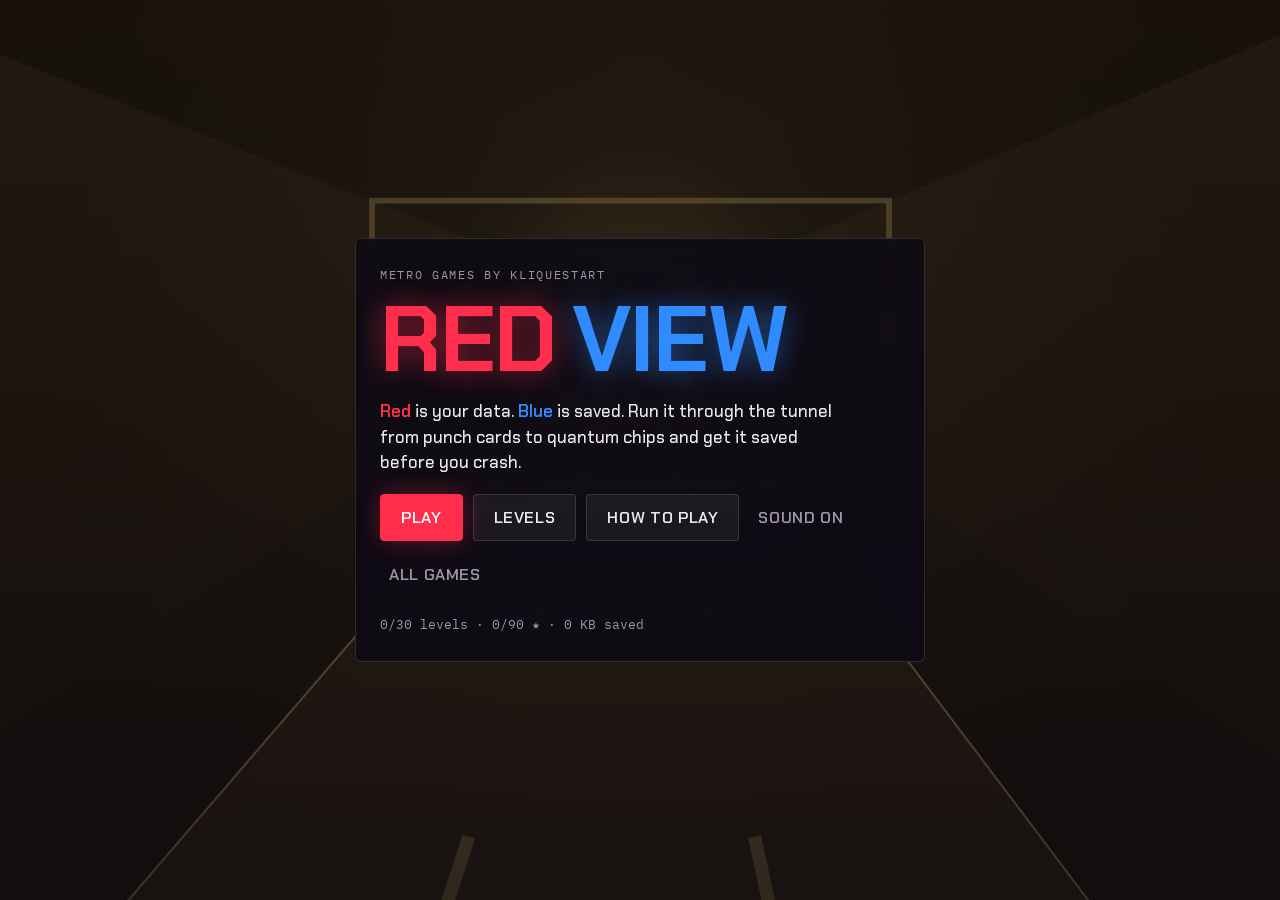
<file: games/red-view/play/index.html>
<!doctype html>
<html lang="en">
<head>
<meta charset="utf-8">
<meta name="viewport" content="width=device-width, initial-scale=1, maximum-scale=1, user-scalable=no, viewport-fit=cover">
<title>Play Red View – Free Online Runner | Metro Games by Kliquestart</title>
<meta name="description" content="Play Red View now: a free metro runner where you carry red data through 10 eras of tech and save it at blue gates.">
<link rel="canonical" href="https://www.kliquestart.com/games/red-view/play/">
<meta name="theme-color" content="#09070d">
<meta property="og:title" content="Play Red View – Save your data before you crash">
<meta property="og:description" content="A free metro runner through 10 eras of tech. Play in your browser.">
<meta property="og:url" content="https://www.kliquestart.com/games/red-view/play/">
<meta property="og:image" content="https://www.kliquestart.com/assets/og-red-view.png">
<meta name="twitter:card" content="summary_large_image">
<link rel="icon" href="../../../assets/icon-192.png" type="image/png">
<link rel="apple-touch-icon" href="../../../assets/icon-180.png">
<!-- ANALYTICS: paste your Google Analytics or Cloudflare Web Analytics snippet here -->
<link rel="stylesheet" href="../../../assets/fonts.css">
<style>
/* Layout: full-bleed canvas tunnel; HTML panels float over it like station signage. Single deliberate dark look. */
:root{
  --ink:#09070d;            /* tunnel black */
  --panel:rgba(14,11,20,.9);
  --line:rgba(236,232,242,.14);
  --fg:#ece8f2;
  --muted:#9d96ab;
  --red:#ff2e4d;            /* data, unsaved */
  --blue:#2f8bff;           /* saved */
  --gold:#f0c674;
  --display:"Chakra Petch", "Segoe UI", system-ui, sans-serif;
  --mono:"IBM Plex Mono", ui-monospace, "SFMono-Regular", Menlo, monospace;
  color-scheme:dark;
}
html,body{height:100%;margin:0;background:var(--ink);color:var(--fg);overflow:hidden;font-family:var(--display);-webkit-tap-highlight-color:transparent;user-select:none;-webkit-user-select:none}
canvas{position:fixed;inset:0;display:block;touch-action:none}
[hidden]{display:none!important}
button{font:inherit;color:inherit;cursor:pointer}
a.btn{text-decoration:none;display:inline-block}
button:focus-visible{outline:2px solid var(--fg);outline-offset:3px}

.screen{position:fixed;inset:0;display:flex;align-items:center;justify-content:center;padding:max(16px,env(safe-area-inset-top,0px)) 16px max(16px,env(safe-area-inset-bottom,0px));z-index:5;background:linear-gradient(180deg,rgba(9,7,13,.25),rgba(9,7,13,.7))}
.panel{width:100%;max-width:520px;background:var(--panel);border:1px solid var(--line);border-radius:6px;padding:28px 24px;display:flex;flex-direction:column;gap:18px;backdrop-filter:blur(6px);-webkit-backdrop-filter:blur(6px)}
.eyebrow{font-family:var(--mono);font-size:12px;letter-spacing:.14em;text-transform:uppercase;color:var(--muted)}
h1,h2,h3{margin:0;text-wrap:balance}
.logo{font-size:clamp(56px,16vw,92px);line-height:.88;font-weight:700;letter-spacing:-.02em;display:flex;gap:.18em;flex-wrap:wrap}
.logo .r{color:var(--red);text-shadow:0 0 28px rgba(255,46,77,.55)}
.logo .b{color:var(--blue);text-shadow:0 0 28px rgba(47,139,255,.55)}
.tag{margin:0;font-size:17px;line-height:1.5;color:var(--fg);max-width:42ch}
.tag .r{color:var(--red);font-weight:600}.tag .b{color:var(--blue);font-weight:600}
.btns{display:flex;gap:10px;flex-wrap:wrap}
.btn{border:1px solid var(--line);background:rgba(236,232,242,.06);padding:12px 20px;border-radius:4px;font-weight:600;font-size:16px;letter-spacing:.04em;text-transform:uppercase}
.btn:hover{background:rgba(236,232,242,.12)}
.btn.primary{background:var(--red);border-color:var(--red);color:#fff;box-shadow:0 0 24px rgba(255,46,77,.35)}
.btn.primary:hover{filter:brightness(1.1)}
.btn.save{background:var(--blue);border-color:var(--blue);color:#fff}
.btn.ghost{background:none;border-color:transparent;color:var(--muted);padding-inline:8px}
.meta{font-family:var(--mono);font-size:13px;color:var(--muted);font-variant-numeric:tabular-nums}

/* map */
#map{align-items:stretch;padding:0}
.mapwrap{width:100%;max-width:980px;margin:0 auto;display:flex;flex-direction:column;min-height:0}
.maphead{display:flex;align-items:center;gap:12px;flex-wrap:wrap;padding:max(16px,env(safe-area-inset-top,0px)) 16px 12px;background:var(--panel);border-bottom:1px solid var(--line)}
.maphead h2{font-size:22px;flex:1;min-width:0}
.worlds{overflow-y:auto;-webkit-overflow-scrolling:touch;padding:16px 16px max(24px,env(safe-area-inset-bottom,0px));display:grid;grid-template-columns:repeat(auto-fill,minmax(270px,1fr));gap:12px;flex:1;min-height:0}
.world{background:var(--panel);border:1px solid var(--line);border-top:3px solid var(--acc);border-radius:4px;padding:14px;display:flex;flex-direction:column;gap:10px;min-width:0}
.world.locked{opacity:.45}
.world header{display:flex;align-items:baseline;justify-content:space-between;gap:8px}
.world h3{font-size:19px;color:var(--acc)}
.world .era{font-family:var(--mono);font-size:12px;color:var(--muted);letter-spacing:.1em}
.world p{margin:0;font-size:14px;line-height:1.45;color:var(--muted)}
.lvls{display:grid;grid-template-columns:repeat(3,1fr);gap:8px}
.lvl{border:1px solid var(--line);background:rgba(236,232,242,.05);border-radius:4px;padding:10px 4px;display:flex;flex-direction:column;align-items:center;gap:4px}
.lvl span{font-weight:700;font-size:17px}
.lvl em{font-style:normal;font-family:var(--mono);font-size:12px;color:var(--muted);letter-spacing:.1em}
.lvl.done em{color:var(--blue)}
.lvl.next{border-color:var(--red);box-shadow:inset 0 0 0 1px var(--red)}
.lvl:disabled{cursor:not-allowed;opacity:.5}
.lvl:not(:disabled):hover{background:rgba(236,232,242,.12)}

/* how */
.legend{display:grid;gap:12px;margin:0;padding:0;list-style:none}
.legend li{display:grid;grid-template-columns:28px 1fr;gap:12px;align-items:start;font-size:15px;line-height:1.45}
.sw{width:18px;height:18px;margin-top:2px;justify-self:center}
.sw.red{background:var(--red);transform:rotate(45deg) scale(.75);box-shadow:0 0 10px var(--red)}
.sw.blue{border:3px solid var(--blue);border-bottom:none;border-radius:2px 2px 0 0;height:16px}
.sw.x{color:var(--muted);font-family:var(--mono);font-weight:600;text-align:center;font-size:15px;width:auto}
.keys{font-family:var(--mono);font-size:13px;color:var(--muted);line-height:1.7;border-top:1px solid var(--line);padding-top:14px}
.keys b{color:var(--fg);font-weight:600}

/* result */
.stars{font-size:38px;letter-spacing:.12em;color:var(--muted)}
.stars .on{color:var(--blue);text-shadow:0 0 16px rgba(47,139,255,.7)}
.stats{display:grid;grid-template-columns:1fr auto;gap:8px 16px;font-family:var(--mono);font-size:15px;font-variant-numeric:tabular-nums;border-top:1px solid var(--line);padding-top:14px}
.stats dt{color:var(--muted)}.stats dd{margin:0;text-align:right}
.stats .b{color:var(--blue)}.stats .r{color:var(--red)}

/* hud */
#hud{position:fixed;left:0;right:0;top:0;z-index:4;pointer-events:none;padding:max(10px,env(safe-area-inset-top,0px)) 14px 0;display:flex;flex-direction:column;gap:8px}
.hrow{display:flex;align-items:center;gap:10px}
.hlvl{display:flex;flex-direction:column;line-height:1.1;min-width:0;flex:1}
.hlvl b{font-size:20px}
.hlvl span{font-family:var(--mono);font-size:12px;color:var(--muted);white-space:nowrap;overflow:hidden;text-overflow:ellipsis}
.chip{display:flex;align-items:center;gap:6px;padding:6px 10px;border-radius:4px;background:rgba(9,7,13,.7);border:1px solid var(--line);font-family:var(--mono);font-weight:600;font-size:16px;font-variant-numeric:tabular-nums}
.chip i{width:9px;height:9px;transform:rotate(45deg)}
.chip small{font-size:10px;font-weight:400;color:var(--muted);text-transform:uppercase;letter-spacing:.08em}
.chip.red{color:var(--red)}.chip.red i{background:var(--red)}
.chip.blue{color:var(--blue)}.chip.blue i{background:var(--blue)}
.icon{pointer-events:auto;width:40px;height:40px;border-radius:4px;border:1px solid var(--line);background:rgba(9,7,13,.7);font-size:14px;font-weight:700;display:grid;place-items:center}
.lives{display:flex;gap:5px;align-items:center;font-family:var(--mono);font-size:11px;color:var(--muted);letter-spacing:.1em;text-transform:uppercase}
.lives i{width:20px;height:8px;border-radius:1px;background:rgba(236,232,242,.15)}
.lives i.on{background:var(--fg)}
.pows{display:flex;gap:6px;margin-left:auto;font-family:var(--mono);font-size:12px}
.pows span{padding:3px 8px;border-radius:3px;background:rgba(9,7,13,.7);border:1px solid var(--line)}
.prog{position:relative;height:6px;background:rgba(236,232,242,.12);border-radius:3px}
.prog .fill{position:absolute;inset:0 auto 0 0;width:0;background:linear-gradient(90deg,var(--blue),#8fc1ff);border-radius:3px}
.prog b{position:absolute;top:-3px;width:3px;height:12px;background:var(--blue);border-radius:1px;transform:translateX(-50%)}
.prog b.done{background:#cfe3ff;box-shadow:0 0 8px var(--blue)}

@media (max-width:480px){
  .panel{padding:22px 18px}
  .chip small{display:none}
  .tag{font-size:16px}
}
@media (prefers-reduced-motion:reduce){*{transition:none!important;animation:none!important}}
</style>
</head>
<body>
<canvas id="c" aria-label="Red View game"></canvas>

<div id="hud" hidden>
  <div class="hrow">
    <div class="hlvl"><b id="hCode">1-1</b><span id="hWorld">Punch Card</span></div>
    <div class="chip red" title="Data you are carrying. Lost on crash."><i></i><span id="hRed">0</span><small>KB unsaved</small></div>
    <div class="chip blue" title="Data safely saved."><i></i><span id="hBlue">0</span><small>KB saved</small></div>
    <button id="bPause" class="icon" aria-label="Pause">II</button>
  </div>
  <div class="hrow">
    <div class="lives" id="hLives"></div>
    <div class="pows" id="hPows"></div>
  </div>
  <div class="prog" id="hProg"><div class="fill" id="hFill"></div><b style="left:25%"></b><b style="left:50%"></b><b style="left:75%"></b><b style="left:100%"></b></div>
</div>

<div id="menu" class="screen">
  <div class="panel">
    <div class="eyebrow">Metro Games by Kliquestart</div>
    <h1 class="logo"><span class="r">RED</span><span class="b">VIEW</span></h1>
    <p class="tag"><span class="r">Red</span> is your data. <span class="b">Blue</span> is saved. Run it through the tunnel from punch cards to quantum chips and get it saved before you crash.</p>
    <div class="btns">
      <button id="bPlay" class="btn primary">Play</button>
      <button id="bLevels" class="btn">Levels</button>
      <button id="bHow" class="btn">How to play</button>
      <button id="bMute" class="btn ghost" aria-pressed="false">Sound on</button>
      <a class="btn ghost" href="../../../">All games</a>
    </div>
    <div class="meta" id="menuMeta"></div>
  </div>
</div>

<div id="map" class="screen" hidden>
  <div class="mapwrap">
    <div class="maphead">
      <button id="bMapBack" class="btn ghost">← Back</button>
      <h2>Choose a level</h2>
      <div class="meta" id="mapMeta"></div>
    </div>
    <div class="worlds" id="worlds"></div>
  </div>
</div>

<div id="how" class="screen" hidden>
  <div class="panel">
    <div class="eyebrow">How to play</div>
    <h2>Keep the red, make it blue</h2>
    <ul class="legend">
      <li><span class="sw red"></span><span><b>Red bits are data.</b> Grab them as you run. Until you save, they are at risk.</span></li>
      <li><span class="sw blue"></span><span><b>Blue gates save.</b> Run through one and all your red data turns blue. Blue data is never lost.</span></li>
      <li><span class="sw x">×</span><span><b>Crashing costs your unsaved data</b> and one of 3 integrity bars. You restart from the last blue gate.</span></li>
      <li><span class="sw x">★</span><span>Save 60% of a level's data for 2 stars, 85% for 3. Each era brings a new obstacle.</span></li>
    </ul>
    <div class="keys">
      <b>Phone:</b> swipe left/right to change lane, swipe up or tap to jump, swipe down to slide.<br>
      <b>Keyboard:</b> ← → or A D to change lane, ↑ W or Space to jump, ↓ S to slide, P to pause.
    </div>
    <div class="btns"><button id="bHowBack" class="btn primary">Got it</button></div>
  </div>
</div>

<div id="pause" class="screen" hidden>
  <div class="panel">
    <div class="eyebrow" id="pauseCode">Paused</div>
    <h2>Paused</h2>
    <div class="btns">
      <button id="bResume" class="btn primary">Resume</button>
      <button id="bRestart" class="btn">Restart level</button>
      <button id="bQuit" class="btn ghost">Levels</button>
    </div>
  </div>
</div>

<div id="result" class="screen" hidden>
  <div class="panel">
    <div class="eyebrow" id="rCode">1-1 · Punch Card</div>
    <h2 id="rTitle">Data saved</h2>
    <div class="stars" id="rStars"></div>
    <p class="tag" id="rMsg"></p>
    <dl class="stats" id="rStats"></dl>
    <div class="btns">
      <button id="rNext" class="btn save">Next level</button>
      <button id="rRetry" class="btn">Retry</button>
      <button id="rMap" class="btn ghost">Levels</button>
    </div>
  </div>
</div>

<script>
'use strict';
/* ---------- data ---------- */
const TOTAL = 30;
const RED = '#ff2e4d', BLUE = '#2f8bff';
const WORLDS = [
  {name:'Punch Card', era:'1890', skin:'card',   tip:'Dodge stacks of punched cards. Switch lanes to survive.',
   fact:'Hollerith punch cards counted the 1890 US census. One card held 80 characters.',
   bg:'#120c05', wall:'#2b1f10', road:'#3b2b17', accent:'#f0c674', obs:'#d8bf8c', speed:10, mech:[]},
  {name:'Floppy Disk', era:'1971', skin:'floppy', tip:'New: low barriers. Jump over them.',
   fact:'The first 8-inch floppy disk stored 80 KB. Low barriers ahead: jump!',
   bg:'#070d09', wall:'#15211a', road:'#1d2b22', accent:'#7ee08a', obs:'#2c3b31', speed:11, mech:['low']},
  {name:'CD-ROM', era:'1985', skin:'cd',      tip:'New: high bars. Slide under them.',
   fact:'A CD-ROM held 650 MB, read by a laser. High bars ahead: slide!',
   bg:'#0d0a14', wall:'#1f1830', road:'#2a2140', accent:'#d6c8ff', obs:'#aaa5bf', speed:12, mech:['high']},
  {name:'Hard Drive', era:'1995', skin:'hdd',     tip:'New: read heads sweep across the lanes.',
   fact:'Hard drive platters spin at 7,200 RPM. Read heads sweep across the track.',
   bg:'#120a06', wall:'#2a1a10', road:'#33221a', accent:'#ff9a3c', obs:'#6b6f78', speed:13, mech:['mover']},
  {name:'USB Flash', era:'2000', skin:'usb',     tip:'New: boost pads. Dash through anything.',
   fact:'The first USB stick held 8 MB. Hit a boost pad to smash through obstacles.',
   bg:'#090f04', wall:'#1a2610', road:'#222f15', accent:'#c6f04a', obs:'#3c4a2a', speed:14, mech:['boost']},
  {name:'LAN', era:'2003', skin:'lan',           tip:'New: long cable runs block a whole lane.',
   fact:'Gigabit Ethernet moves 1,000 Mbit/s over copper. Cable runs block whole lanes.',
   bg:'#0f0e04', wall:'#26240e', road:'#302d12', accent:'#ffd93c', obs:'#4d4830', speed:15, mech:['wall']},
  {name:'Wi-Fi', era:'2009', skin:'wifi',        tip:'New: signal blocks blink. Only solid ones hurt.',
   fact:'Wi-Fi signals drop in and out. Blinking blocks only hurt when solid.',
   bg:'#11061a', wall:'#28123a', road:'#311845', accent:'#ff5ce1', obs:'#4a2a60', speed:16, mech:['blink']},
  {name:'Cloud', era:'2014', skin:'cloud',       tip:'New: fog. You see less of the track.',
   fact:'Your files live in data centres you never see. Fog hides what is ahead.',
   bg:'#0e1117', wall:'#252b36', road:'#2f3642', accent:'#e8eef7', obs:'#8a94a6', speed:16.5, mech:['fog']},
  {name:'Blockchain', era:'2019', skin:'chain',  tip:'New: dense chains. Blocks come thick and fast.',
   fact:'Every block links to the one before it. Rows come thick and fast.',
   bg:'#100c03', wall:'#2a2208', road:'#36290a', accent:'#ffb627', obs:'#5c4813', speed:17, mech:['dense']},
  {name:'Quantum', era:'2030', skin:'quantum',   tip:'New: glitch blocks jump lanes as you close in.',
   fact:'A qubit can be in two states at once. Glitch blocks jump lanes as you get close.',
   bg:'#07050f', wall:'#160f2e', road:'#1d1540', accent:'#a98bff', obs:'#2d2160', speed:18, mech:['glitch']},
];
function shade(hex, amt){ // amt -1..1
  const n=parseInt(hex.slice(1),16); let r=n>>16,g=n>>8&255,b=n&255;
  const t=amt<0?0:255, p=Math.abs(amt);
  r=Math.round((t-r)*p+r); g=Math.round((t-g)*p+g); b=Math.round((t-b)*p+b);
  return '#'+((1<<24)|(r<<16)|(g<<8)|b).toString(16).slice(1);
}
WORLDS.forEach(w=>{ w.obsTop=shade(w.obs,.3); w.obsSide=shade(w.obs,-.35); w.ceil=shade(w.wall,-.3); w.floor=shade(w.road,-.35); });

/* ---------- canvas ---------- */
const $ = id => document.getElementById(id);
const cv = $('c'), ctx = cv.getContext('2d');
const PZ = 3.2, MAXZ = 62, GRAV = 26, JUMPV = 8;
let W, H, dpr, CX, horizon, focal, CAMH, zNear, camX = 0;
function resize(){
  dpr = Math.min(2, window.devicePixelRatio || 1); W = innerWidth; H = innerHeight;
  cv.width = Math.round(W*dpr); cv.height = Math.round(H*dpr);
  cv.style.width = W+'px'; cv.style.height = H+'px';
  ctx.setTransform(dpr,0,0,dpr,0,0);
  const halfRoad = Math.min(W*.46, H*.42);
  focal = halfRoad*PZ/1.5;
  const groundY = H*.86;
  CAMH = Math.max(1.6, Math.min(3.2, (groundY - H*.34)*1.5/halfRoad));
  horizon = groundY - CAMH*focal/PZ;
  zNear = Math.max(.4, focal*CAMH/(H-horizon)*.85);
  CX = W/2;
}
addEventListener('resize', resize); resize();

function proj(x,y,z){ const s = focal/z; return [CX + (x-camX)*s, horizon + (CAMH-y)*s, s]; }
function poly(pts, fill){ ctx.beginPath(); ctx.moveTo(pts[0][0],pts[0][1]); for(let i=1;i<pts.length;i++) ctx.lineTo(pts[i][0],pts[i][1]); ctx.closePath(); ctx.fillStyle=fill; ctx.fill(); }
function box(x,hw,y0,y1,z0,z1,front,top,side,stroke){
  if(z1<=zNear) return null; z0 = Math.max(z0,zNear);
  const xl=x-hw, xr=x+hw;
  if(y1<CAMH) poly([proj(xl,y1,z0),proj(xr,y1,z0),proj(xr,y1,z1),proj(xl,y1,z1)], top);
  if(xr<camX) poly([proj(xr,y0,z0),proj(xr,y1,z0),proj(xr,y1,z1),proj(xr,y0,z1)], side);
  else if(xl>camX) poly([proj(xl,y0,z0),proj(xl,y1,z0),proj(xl,y1,z1),proj(xl,y0,z1)], side);
  const a=proj(xl,y1,z0), b=proj(xr,y0,z0);
  ctx.fillStyle=front; ctx.fillRect(a[0],a[1],b[0]-a[0],b[1]-a[1]);
  if(stroke){ ctx.strokeStyle=stroke; ctx.lineWidth=Math.max(1,a[2]*.025); ctx.strokeRect(a[0],a[1],b[0]-a[0],b[1]-a[1]); }
  return {x:a[0], y:a[1], w:b[0]-a[0], h:b[1]-a[1], s:a[2]};
}

/* ---------- storage ---------- */
const SKEY = 'redview_v1';
let save = {unlocked:0, stars:Array(TOTAL).fill(0), best:Array(TOTAL).fill(0), total:0, muted:false};
try { const s = JSON.parse(localStorage.getItem(SKEY)); if(s && Array.isArray(s.stars)) save = Object.assign(save, s); } catch(e){}
function persist(){ try { localStorage.setItem(SKEY, JSON.stringify(save)); } catch(e){} }

/* ---------- audio ---------- */
let AC = null;
function beep(f, dur=.08, type='square', vol=.05, slide=0){
  if(save.muted) return;
  try {
    if(!AC) AC = new (window.AudioContext||window.webkitAudioContext)();
    const t=AC.currentTime, o=AC.createOscillator(), g=AC.createGain();
    o.type=type; o.frequency.setValueAtTime(f,t);
    if(slide) o.frequency.exponentialRampToValueAtTime(Math.max(40,f+slide), t+dur);
    g.gain.setValueAtTime(vol,t); g.gain.exponentialRampToValueAtTime(.0001,t+dur);
    o.connect(g).connect(AC.destination); o.start(t); o.stop(t+dur);
  } catch(e){}
}
const SFX = {
  bit: ()=>beep(900+Math.random()*150,.05,'square',.025),
  save: ()=>{ beep(523,.1,'triangle',.08); setTimeout(()=>beep(784,.18,'triangle',.08),90); },
  crash: ()=>beep(220,.4,'sawtooth',.08,-180),
  jump: ()=>beep(330,.1,'triangle',.04,220),
  lane: ()=>beep(500,.03,'sine',.02),
  power: ()=>beep(600,.22,'sine',.07,500),
  smash: ()=>beep(140,.12,'square',.06,-60),
  glitch: ()=>beep(1400,.06,'square',.03,-900),
  win: ()=>[523,659,784,1046].forEach((f,i)=>setTimeout(()=>beep(f,.18,'triangle',.08),i*110)),
  lose: ()=>[392,330,262].forEach((f,i)=>setTimeout(()=>beep(f,.22,'sawtooth',.06),i*150)),
};

/* ---------- level generation ---------- */
function mulberry32(a){ return function(){ a|=0; a=a+0x6D2B79F5|0; let t=Math.imul(a^a>>>15,1|a); t=t+Math.imul(t^t>>>7,61|t)^t; return ((t^t>>>14)>>>0)/4294967296; }; }
function genLevel(li){
  const wi=Math.floor(li/3), sub=li%3, wd=WORLDS[wi], t=li/(TOTAL-1);
  const rnd=mulberry32(1337+li*7919);
  const R=(a,b)=>a+rnd()*(b-a), RI=n=>Math.floor(rnd()*n), pick=a=>a[RI(a.length)];
  const shuf=a=>{ for(let i=a.length-1;i>0;i--){ const j=RI(i+1); [a[i],a[j]]=[a[j],a[i]]; } return a; };
  const mech=new Set(); for(let i=0;i<=wi;i++) WORLDS[i].mech.forEach(m=>mech.add(m));
  const L={li,wi,sub,wd,mech,speed:wd.speed+sub*.7,length:Math.round(650+li*38),obs:[],bits:[],items:[]};
  L.saves=[.25,.5,.75].map(f=>({d:Math.round(L.length*f),passed:false}));
  const dense=mech.has('dense');
  const gapT=1.05-.38*t-(dense?.06:0);
  const types=['block','block','block'];
  const add=(m,...ts)=>{ if(mech.has(m)){ types.push(...ts); if(wd.mech.includes(m)) types.push(...ts,...ts); } };
  add('low','low','mixed'); add('high','high','mixed'); add('mover','mover');
  add('wall','wall'); add('blink','blink'); add('glitch','glitch');
  const itemTypes=['shield']; if(wi>=1) itemTypes.push('magnet');
  const bit=(x,d,y=.5)=>L.bits.push({x,ox:x,y,oy:y,d,got:false});
  const trail=(lane,a,b)=>{ const len=b-a; if(len<4) return; const n=Math.max(3,Math.min(8,Math.floor(len/2.2))); for(let k=0;k<n;k++) bit(lane,a+(k+.5)*len/n); };
  const nearSave=(a,b)=>L.saves.some(s=>b>s.d-6 && a<s.d+15);
  let d=45, prev=12, lastItem=0;
  for(;;){
    for(const s of L.saves) if(d>s.d-6 && d<s.d+15){ d=s.d+15; prev=s.d+2; }
    if(d>L.length-30) break;
    const gap=L.speed*gapT*R(.9,1.3);
    let type=pick(types), end=d, free=[];
    const lanes=shuf([-1,0,1]);
    if(type==='wall'){
      const len=L.speed*R(1.4,2);
      if(nearSave(d,d+len) || d+len>L.length-30) type='block';
      else {
        L.obs.push({type:'wall',x:lanes[0],d,len});
        if(mech.has('low')||mech.has('high')) L.obs.push({type:mech.has('high')&&rnd()<.5?'high':'low',x:lanes[1],d:d+len*R(.3,.7)});
        trail(lanes[2],d+1,d+len-1);
        free=[lanes[1],lanes[2]]; end=d+len;
      }
    }
    if(type==='block'){
      const n=rnd()<.22+.45*t+(dense?.15:0)?2:1;
      for(let i=0;i<n;i++) L.obs.push({type:'block',x:lanes[i],d});
      free=lanes.slice(n);
      if(mech.has('boost') && rnd()<.22) L.items.push({type:'boost',x:pick(free),d:d-(d-prev)*.5});
    } else if(type==='low' || type==='high'){
      const n=1+RI(3);
      for(let i=0;i<n;i++) L.obs.push({type,x:lanes[i],d});
      free=lanes.slice(n);
      if(type==='low' && !free.length) for(let k=-1;k<=1;k++) bit(lanes[0],d+k*1.6,1.45-Math.abs(k)*.35);
    } else if(type==='mixed'){
      const opts=[]; if(mech.has('low')) opts.push('low'); if(mech.has('high')) opts.push('high');
      lanes.forEach((ln,i)=>{ const ty=(i<2 && rnd()<.45)?'block':pick(opts); L.obs.push({type:ty,x:ln,d}); if(ty!=='block') free.push(ln); });
    } else if(type==='mover'){
      L.obs.push({type:'mover',x:0,d,ph:R(0,6.283),sp:R(1.1,1.7)});
    } else if(type==='blink'){
      const n=rnd()<.5?1:2;
      for(let i=0;i<n;i++) L.obs.push({type:'blink',x:lanes[i],d,ph:R(0,6.283)});
      free=lanes.slice(n);
    } else if(type==='glitch'){
      L.obs.push({type:'glitch',x:lanes[0],ox:lanes[0],tx:lanes[1],d,jumped:false});
      free=[lanes[2]];
    }
    if(free.length && rnd()<.85) trail(pick(free), prev+(d-prev)*.2, d-(d-prev)*.15);
    if(d-lastItem>170 && free.length && rnd()<.4){ L.items.push({type:pick(itemTypes),x:pick(free),d:prev+(d-prev)*.55}); lastItem=d; }
    prev=end; d=end+gap;
  }
  const byD=(a,b)=>a.d-b.d;
  L.obs.sort(byD); L.bits.sort(byD); L.items.sort(byD);
  L.totalBits=L.bits.length;
  return L;
}

/* ---------- game state ---------- */
let state='menu', G=null, demo={dist:0, wi:0, t:0};
const code = li => `${Math.floor(li/3)+1}-${li%3+1}`;

function startLevel(li, fresh){
  if(fresh && save.run && save.run.li===li){ save.run=null; persist(); }
  const run=save.run && save.run.li===li ? save.run : null;
  const L=genLevel(li);
  G={L, li, dist:0, t:0, speed:L.speed, lane:0, px:0, py:0, vy:0, slide:0, slideQueued:false,
     shield:false, magnet:0, boost:0, inv:0, lives:3, unsaved:0, saved:0, lost:0, lastSave:0,
     crashT:0, intro:L.sub===0?2:1.3, introKind:'start', flashT:0, flashCol:BLUE, shake:0,
     saveGlow:0, parts:[], texts:[], crashes:0, hud:{}};
  if(run){
    Object.assign(G,{dist:run.d,lastSave:run.d,saved:run.saved,lives:run.lives,introKind:'resume',intro:1.4});
    L.saves.forEach(s=>{ if(s.d<=run.d) s.passed=true; });
    L.bits.forEach(b=>{ if(b.d<=run.d) b.got=true; });
    L.items.forEach(it=>{ if(it.d<=run.d) it.got=true; });
  }
  state='play'; show(null);
  $('hCode').textContent=code(li); $('hWorld').textContent=`${L.wd.name} · ${L.wd.era}`;
  document.querySelectorAll('#hProg b').forEach(b=>b.classList.remove('done'));
}

function blinkOn(o,t){ return Math.sin(t*2.4+o.ph) > -.15; }
function hitsVert(o,g){
  const top=g.py+(g.slide>0?.3:.62);
  if(o.type==='low') return g.py<.38;
  if(o.type==='high') return top>.45;
  if(o.type==='blink') return blinkOn(o,g.t);
  return true;
}
function screenOf(x,y,z){ const p=proj(x,y,z); return {x:p[0],y:p[1]}; }
function burst(x,y,col,n=14,sp=220){ for(let i=0;i<n;i++){ const a=Math.random()*6.283, v=sp*(.3+Math.random()); G.parts.push({x,y,vx:Math.cos(a)*v,vy:Math.sin(a)*v-60,life:.6+Math.random()*.4,max:1,col,size:2+Math.random()*3}); } }
function floatText(text,col,x,y){ G.texts.push({text,col,x,y,life:1.2}); }
function flash(col,t=.25){ G.flashCol=col; G.flashT=t; }

function update(dt){
  const g=G, L=g.L; g.t+=dt;
  g.flashT=Math.max(0,g.flashT-dt); g.shake=Math.max(0,g.shake-dt); g.saveGlow=Math.max(0,g.saveGlow-dt);
  for(const p of g.parts){ p.life-=dt; p.x+=p.vx*dt; p.y+=p.vy*dt; p.vy+=500*dt; }
  g.parts=g.parts.filter(p=>p.life>0);
  for(const t of g.texts){ t.life-=dt; t.y-=40*dt; }
  g.texts=g.texts.filter(t=>t.life>0);
  camX += (g.px*.55-camX)*Math.min(1,dt*8);
  if(g.crashT>0){ g.crashT-=dt; if(g.crashT<=0) afterCrash(); updateHud(); return; }
  if(g.intro>0){ g.intro-=dt; updateHud(); return; }

  const prog=g.dist/L.length;
  let sp=L.speed*(1+.12*prog); if(g.boost>0) sp*=1.55;
  g.speed=sp;
  const d0=g.dist; g.dist+=sp*dt; const d1=g.dist;
  g.inv=Math.max(0,g.inv-dt); g.magnet=Math.max(0,g.magnet-dt); g.boost=Math.max(0,g.boost-dt); g.slide=Math.max(0,g.slide-dt);

  const dx=g.lane-g.px, step=14*dt; g.px += Math.abs(dx)<step?dx:Math.sign(dx)*step;
  if(g.py>0 || g.vy>0){
    g.vy-=GRAV*dt; g.py+=g.vy*dt;
    if(g.py<=0){ g.py=0; g.vy=0; if(g.slideQueued){ g.slide=.55; g.slideQueued=false; } }
  }

  // obstacles
  for(const o of L.obs){
    const rel=o.d-d1;
    if(rel>MAXZ) break;
    if(o.type==='mover') o.x=Math.sin(g.t*o.sp+o.ph);
    if(o.type==='glitch' && !o.jumped && rel<13 && rel>0){ o.jumped=true; o.x=o.tx; SFX.glitch(); }
    if(o.dead) continue;
    const len=o.len||0;
    if(o.d+len+.4<d0 || o.d-.4>d1) continue;           // swept z overlap
    if(Math.abs(g.px-o.x)>.62) continue;
    if(!hitsVert(o,g)) continue;
    if(hit(o)) return;
  }
  // bits
  for(const b of L.bits){
    if(b.got) continue;
    const rel=b.d-d1;
    if(rel>MAXZ) break;
    if(rel<-2) continue;
    if(g.magnet>0 && rel<11 && rel>-.6){ const k=Math.min(1,dt*9); b.x+=(g.px-b.x)*k; b.y+=(g.py+.35-b.y)*k; }
    if(b.d+.7>=d0 && b.d-.7<=d1 && Math.abs(b.x-g.px)<.55 && Math.abs(b.y-(g.py+.35))<.8){
      b.got=true; g.unsaved++; SFX.bit();
      const s=screenOf(b.x,b.y,Math.max(PZ,zNear)); burst(s.x,s.y,RED,5,120);
    }
  }
  // items
  for(const it of L.items){
    if(it.got) continue;
    const rel=it.d-d1; if(rel>MAXZ) break;
    if(it.d+.6>=d0 && it.d-.6<=d1 && Math.abs(it.x-g.px)<.55){
      if(it.type==='boost' && g.py>.6) continue;
      it.got=true; SFX.power();
      const s=screenOf(g.px,.8,PZ);
      if(it.type==='shield'){ g.shield=true; floatText('Backup shield',BLUE,s.x,s.y); }
      if(it.type==='magnet'){ g.magnet=10; floatText('Data magnet','#c58bff',s.x,s.y); }
      if(it.type==='boost'){ g.boost=2.6; floatText('Boost!','#ffe14d',s.x,s.y); }
    }
  }
  // saves
  for(const s of L.saves){
    if(!s.passed && d1>=s.d){ s.passed=true; g.lastSave=s.d; doSave(); }
  }
  if(d1>=L.length){ doSave(); return endLevel(true); }
  updateHud();
}

function hit(o){
  const g=G, s=screenOf(o.x,.7,PZ);
  if(g.boost>0){ o.dead=true; burst(s.x,s.y,G.L.wd.accent,16); SFX.smash(); g.shake=.15; return false; }
  if(g.inv>0) return false;
  if(g.shield){ g.shield=false; o.dead=true; g.inv=1; burst(s.x,s.y,BLUE,18); SFX.smash(); flash(BLUE,.2); floatText('Shield used',BLUE,s.x,s.y-30); return false; }
  crash(); return true;
}
function crash(){
  const g=G; g.crashT=.95; g.crashes++; g.shake=.5; flash(RED,.35); SFX.crash();
  const s=screenOf(g.px,g.py+.3,PZ); burst(s.x,s.y,RED,40,320);
  if(g.unsaved>0) floatText(`-${g.unsaved} KB lost`,RED,s.x,s.y-50);
  g.lost+=g.unsaved; g.unsaved=0;
}
function afterCrash(){
  const g=G, L=g.L;
  g.lives--;
  if(g.lives<=0) return endLevel(false);
  if(save.run && save.run.li===g.li){ save.run.lives=g.lives; persist(); }
  g.dist=g.lastSave;
  for(const b of L.bits) if(b.d>g.lastSave){ b.got=false; b.x=b.ox; b.y=b.oy; }
  for(const o of L.obs) if(o.d>g.lastSave){ o.dead=false; if(o.type==='glitch'){ o.jumped=false; o.x=o.ox; } }
  for(const it of L.items) if(it.d>g.lastSave) it.got=false;
  Object.assign(g,{lane:0,px:0,py:0,vy:0,slide:0,slideQueued:false,boost:0,magnet:0,inv:1.6,intro:1.1,introKind:'restore'});
}
function doSave(){
  const g=G; const s=screenOf(g.px,1.2,PZ);
  if(g.unsaved>0) floatText(`+${g.unsaved} KB saved`,BLUE,s.x,s.y);
  else floatText('Checkpoint',BLUE,s.x,s.y);
  g.saved+=g.unsaved; g.unsaved=0; g.saveGlow=.7; flash(BLUE,.3); SFX.save();
  burst(s.x,s.y+30,BLUE,24,260);
  if(g.dist<g.L.length){ save.run={li:g.li,d:g.lastSave,saved:g.saved,lives:g.lives}; persist(); }
}

function endLevel(win){
  const g=G, L=g.L, li=g.li;
  state='result';
  save.run=null;
  save.total+=g.saved;
  let stars=0;
  const ratio=g.saved/Math.max(1,L.totalBits);
  if(win){
    stars=1+(ratio>=.6?1:0)+(ratio>=.85?1:0);
    save.stars[li]=Math.max(save.stars[li],stars);
    save.best[li]=Math.max(save.best[li],g.saved);
    if(li+1<TOTAL && save.unlocked<li+1) save.unlocked=li+1;
    if(li+1>=TOTAL) save.finished=true;
    SFX.win();
  } else SFX.lose();
  persist();
  const last=li+1>=TOTAL;
  $('rCode').textContent=`${code(li)} · ${L.wd.name} · ${L.wd.era}`;
  $('rTitle').textContent= win ? (last?'Every era, saved':'Data saved') : 'Data lost';
  $('rStars').innerHTML= win ? [0,1,2].map(i=>`<span class="${i<stars?'on':''}">★</span>`).join('') : '';
  $('rStars').hidden=!win;
  $('rMsg').textContent= win
    ? (last ? 'You carried your data from punch cards to qubits. Replay any level to chase three stars.'
            : stars===3 ? 'Almost nothing lost. Clean run.' : 'Save more red bits before you crash to earn more stars.')
    : 'Integrity hit zero. Your blue data is still safe in your lifetime total. Try again.';
  $('rStats').innerHTML=`
    <dt>Saved</dt><dd class="b">${g.saved} / ${L.totalBits} KB</dd>
    <dt>Lost in crashes</dt><dd class="r">${g.lost} KB</dd>
    <dt>Crashes</dt><dd>${g.crashes}</dd>
    <dt>Lifetime saved</dt><dd class="b">${fmtKB(save.total)}</dd>`;
  $('rNext').hidden=!(win && !last);
  $('rRetry').textContent= win ? 'Replay' : 'Retry';
  setTimeout(()=>{ if(state==='result') show('result'); }, 650);
}
function fmtKB(kb){ return kb>=1024 ? (kb/1024).toFixed(2)+' MB' : kb.toLocaleString()+' KB'; }

/* ---------- HUD ---------- */
function updateHud(){
  const g=G, h=g.hud;
  const set=(k,v,fn)=>{ if(h[k]!==v){ h[k]=v; fn(v); } };
  set('red',g.unsaved,v=>$('hRed').textContent=v);
  set('blue',g.saved,v=>$('hBlue').textContent=v);
  set('lives',g.lives,v=>$('hLives').innerHTML='Integrity '+[0,1,2].map(i=>`<i class="${i<v?'on':''}"></i>`).join(''));
  set('prog',Math.round(Math.min(1,g.dist/g.L.length)*400)/4,v=>{
    $('hFill').style.width=v+'%';
    document.querySelectorAll('#hProg b').forEach((b,i)=>b.classList.toggle('done', v>=(i+1)*25));
  });
  const pw=(g.shield?'<span style="color:'+BLUE+'">Shield</span>':'')+
           (g.magnet>0?`<span style="color:#c58bff">Magnet ${Math.ceil(g.magnet)}s</span>`:'')+
           (g.boost>0?'<span style="color:#ffe14d">Boost</span>':'');
  set('pw',pw,v=>$('hPows').innerHTML=v);
}

/* ---------- rendering ---------- */
function fade(z,fog){ const s=fog?9:38, e=fog?23:MAXZ; return Math.max(0,Math.min(1,(e-z)/(e-s))); }

function drawTunnel(wd, dist, fog){
  ctx.fillStyle=wd.bg; ctx.fillRect(0,0,W,H);
  const zn=zNear, zf=MAXZ, top=CAMH+1.1, X=2.7;
  poly([proj(-X,top,zn),proj(X,top,zn),proj(X,top,zf),proj(-X,top,zf)], wd.ceil);
  poly([proj(-X,0,zn),proj(-X,top,zn),proj(-X,top,zf),proj(-X,0,zf)], wd.wall);
  poly([proj(X,0,zn),proj(X,top,zn),proj(X,top,zf),proj(X,0,zf)], wd.wall);
  poly([proj(-X,0,zn),proj(X,0,zn),proj(X,0,zf),proj(-X,0,zf)], wd.floor);
  poly([proj(-1.5,0,zn),proj(1.5,0,zn),proj(1.5,0,zf),proj(-1.5,0,zf)], wd.road);
  // vanishing light
  const vp=proj(0,CAMH*.5,zf);
  const rg=ctx.createRadialGradient(vp[0],vp[1],0,vp[0],vp[1],Math.max(W,H)*.55);
  rg.addColorStop(0, wd.accent+'40'); rg.addColorStop(.25, wd.accent+'10'); rg.addColorStop(1,'rgba(0,0,0,0)');
  ctx.fillStyle=rg; ctx.fillRect(0,0,W,H);
  // sleepers
  ctx.strokeStyle=wd.accent;
  for(let z=2.5-(dist%2.5); z<zf; z+=2.5){
    if(z<zn) continue; const a=proj(-1.5,0,z), b=proj(1.5,0,z);
    ctx.globalAlpha=.12*fade(z,fog); ctx.lineWidth=Math.max(1,a[2]*.05);
    ctx.beginPath(); ctx.moveTo(a[0],a[1]); ctx.lineTo(b[0],b[1]); ctx.stroke();
  }
  // lane dashes
  for(const x of [-.5,.5]){
    for(let z=3-(dist%3); z<zf; z+=3){
      const z0=Math.max(z,zn), z1=z+1.4; if(z1<=zn) continue;
      const a=proj(x,0,z0), b=proj(x,0,z1);
      ctx.globalAlpha=.45*fade(z0,fog); ctx.lineWidth=Math.max(1,a[2]*.035);
      ctx.beginPath(); ctx.moveTo(a[0],a[1]); ctx.lineTo(b[0],b[1]); ctx.stroke();
    }
  }
  // road edges
  ctx.globalAlpha=.7; ctx.lineWidth=2;
  for(const x of [-1.5,1.5]){ const a=proj(x,0,zn), b=proj(x,0,zf); ctx.beginPath(); ctx.moveTo(a[0],a[1]); ctx.lineTo(b[0],b[1]); ctx.stroke(); }
  // tunnel rings + wall lights
  for(let z=8-(dist%8); z<zf; z+=8){
    if(z<zn) continue; const f=fade(z,fog);
    const a=proj(-X,top,z), b=proj(X,0,z);
    ctx.globalAlpha=.35*f; ctx.lineWidth=Math.max(1,a[2]*.06);
    ctx.strokeRect(a[0],a[1],b[0]-a[0],b[1]-a[1]);
    ctx.globalAlpha=.8*f; ctx.fillStyle=wd.accent;
    for(const x of [-X,X]){ const p=proj(x,top*.55,z); const r=Math.max(1,p[2]*.05); ctx.fillRect(p[0]-r,p[1]-r*2,r*2,r*4); }
  }
  ctx.globalAlpha=1;
}

function decorate(skin, r, col){
  if(!r || r.w<16) return;
  const {x,y,w,h}=r, cx=x+w/2, cy=y+h/2, m=Math.min(w,h);
  ctx.save(); ctx.strokeStyle=col; ctx.fillStyle=col; ctx.lineWidth=Math.max(1,m*.05);
  ctx.beginPath(); ctx.rect(x,y,w,h); ctx.clip();
  switch(skin){
    case 'card': { ctx.fillStyle='rgba(40,25,8,.75)'; const cw=w/7, rh=h/9;
      for(let c=0;c<5;c++) for(let rr=0;rr<7;rr++) if(((c*7+rr*3)%4)!==0) ctx.fillRect(x+cw*(c+1)+cw*.25,y+rh*(rr+1)+rh*.2,cw*.45,rh*.55); break; }
    case 'floppy': ctx.globalAlpha=.85; ctx.fillStyle='#b9c0c4'; ctx.fillRect(cx-w*.22,y+h*.06,w*.44,h*.3);
      ctx.fillStyle='#e9eadf'; ctx.fillRect(x+w*.14,y+h*.52,w*.72,h*.4); break;
    case 'cd': ctx.globalAlpha=.8; ctx.beginPath(); ctx.arc(cx,cy,m*.36,0,6.283); ctx.stroke();
      ctx.beginPath(); ctx.arc(cx,cy,m*.08,0,6.283); ctx.fill(); break;
    case 'hdd': ctx.globalAlpha=.85; ctx.beginPath(); ctx.arc(cx,cy-h*.06,m*.34,0,6.283); ctx.stroke();
      ctx.beginPath(); ctx.moveTo(x+w*.85,y+h*.85); ctx.lineTo(cx+m*.05,cy-h*.06); ctx.stroke(); break;
    case 'usb': ctx.globalAlpha=.85; ctx.strokeRect(cx-w*.22,y+h*.08,w*.44,h*.22);
      ctx.fillRect(cx-w*.14,y+h*.14,w*.08,h*.08); ctx.fillRect(cx+w*.06,y+h*.14,w*.08,h*.08); break;
    case 'lan': ctx.globalAlpha=.85; ctx.strokeRect(cx-w*.25,cy-h*.12,w*.5,h*.3); ctx.strokeRect(cx-w*.1,cy+h*.18,w*.2,h*.1);
      for(let i=0;i<6;i++) ctx.fillRect(cx-w*.2+i*w*.075,cy-h*.1,w*.03,h*.1); break;
    case 'wifi': ctx.globalAlpha=.85; for(let i=1;i<=3;i++){ ctx.beginPath(); ctx.arc(cx,cy+h*.18,m*.12*i,-2.4,-.74); ctx.stroke(); }
      ctx.beginPath(); ctx.arc(cx,cy+h*.18,m*.04,0,6.283); ctx.fill(); break;
    case 'cloud': ctx.globalAlpha=.6; ctx.beginPath(); ctx.arc(cx-m*.15,cy,m*.15,0,6.283); ctx.arc(cx+m*.12,cy-m*.05,m*.2,0,6.283); ctx.arc(cx+m*.02,cy+m*.06,m*.16,0,6.283); ctx.fill(); break;
    case 'chain': ctx.globalAlpha=.85; ctx.strokeRect(x+w*.12,cy-h*.14,w*.4,h*.24); ctx.strokeRect(x+w*.48,cy-h*.06,w*.4,h*.24); break;
    case 'quantum': ctx.globalAlpha=.85; for(let i=0;i<3;i++){ ctx.beginPath(); ctx.ellipse(cx,cy,m*.38,m*.13,i*1.047,0,6.283); ctx.stroke(); }
      ctx.beginPath(); ctx.arc(cx,cy,m*.06,0,6.283); ctx.fill(); break;
  }
  ctx.restore();
}

function drawObstacle(o, z, wd, t, fog){
  const a=fade(z,fog); if(a<=0) return;
  ctx.globalAlpha=a;
  const len=o.len||.8;
  switch(o.type){
    case 'block': case 'blink': case 'glitch': case 'mover': {
      let x=o.x, front=wd.obs, top=wd.obsTop, side=wd.obsSide, h=1.35;
      if(o.type==='mover'){ front=wd.accent; top=shade(wd.accent,.35); side=shade(wd.accent,-.4); h=1.1; }
      if(o.type==='blink' && !blinkOn(o,t)){
        ctx.globalAlpha=a*.22;
        const r=box(x,.42,0,h,z,z+len,front,top,side,null);
        if(r){ ctx.globalAlpha=a*.7; ctx.setLineDash([6,6]); ctx.strokeStyle=wd.accent; ctx.lineWidth=1.5; ctx.strokeRect(r.x,r.y,r.w,r.h); ctx.setLineDash([]); }
        break;
      }
      if(o.type==='glitch' && !o.jumped){
        x+= (Math.random()-.5)*.08;
        const rel=z-PZ;
        if(rel<28 && Math.floor(t*14)%2){
          const p0=proj(o.tx-.42,h,Math.max(z,zNear)), p1=proj(o.tx+.42,0,Math.max(z,zNear));
          ctx.globalAlpha=a*.8; ctx.strokeStyle=wd.accent; ctx.setLineDash([4,4]); ctx.lineWidth=2;
          ctx.strokeRect(p0[0],p0[1],p1[0]-p0[0],p1[1]-p0[1]); ctx.setLineDash([]); ctx.globalAlpha=a;
        }
      }
      const r=box(x,.42,0,h,z,z+len,front,top,side,wd.accent);
      decorate(wd.skin,r,o.type==='mover'?wd.obs:wd.accent);
      break;
    }
    case 'low': {
      const r=box(o.x,.46,0,.38,z,z+.35,wd.obs,wd.obsTop,wd.obsSide,wd.accent);
      if(r && r.w>10){ ctx.save(); ctx.beginPath(); ctx.rect(r.x,r.y,r.w,r.h); ctx.clip(); ctx.strokeStyle=wd.accent; ctx.lineWidth=r.w*.06;
        for(let i=-2;i<8;i++){ ctx.beginPath(); ctx.moveTo(r.x+i*r.w/5,r.y+r.h); ctx.lineTo(r.x+i*r.w/5+r.h,r.y); ctx.stroke(); } ctx.restore(); }
      break;
    }
    case 'high': {
      box(o.x-.44,.035,0,1.05,z+.05,z+.15,wd.obsSide,wd.obsSide,wd.obsSide,null);
      box(o.x+.44,.035,0,1.05,z+.05,z+.15,wd.obsSide,wd.obsSide,wd.obsSide,null);
      const r=box(o.x,.48,.45,1.05,z,z+.25,wd.obs,wd.obsTop,wd.obsSide,wd.accent);
      if(r && r.w>10){ ctx.save(); ctx.beginPath(); ctx.rect(r.x,r.y,r.w,r.h); ctx.clip(); ctx.strokeStyle=wd.accent; ctx.lineWidth=r.w*.05;
        for(let i=-2;i<8;i++){ ctx.beginPath(); ctx.moveTo(r.x+i*r.w/5,r.y+r.h); ctx.lineTo(r.x+i*r.w/5+r.h,r.y); ctx.stroke(); } ctx.restore(); }
      break;
    }
    case 'wall': {
      const r=box(o.x,.42,0,1.0,z,z+o.len,wd.obs,wd.obsTop,wd.obsSide,wd.accent);
      decorate(wd.skin,r,wd.accent);
      break;
    }
  }
  ctx.globalAlpha=1;
}

function diamond(x,y,rx,ry,col){ ctx.beginPath(); ctx.moveTo(x,y-ry); ctx.lineTo(x+rx,y); ctx.lineTo(x,y+ry); ctx.lineTo(x-rx,y); ctx.closePath(); ctx.fillStyle=col; ctx.fill(); }
function drawBit(b,z,t,fog){
  const a=fade(z,fog); if(a<=0) return;
  const p=proj(b.x,b.y,z), r=p[2]*.12, sp=Math.abs(Math.cos(t*4+b.d));
  ctx.globalAlpha=a*.28; diamond(p[0],p[1],r*1.8,r*1.8,RED);
  ctx.globalAlpha=a; diamond(p[0],p[1],r*Math.max(.25,sp),r,RED);
  ctx.globalAlpha=a*.85; diamond(p[0],p[1],r*.35*Math.max(.25,sp),r*.35,'#ffd6dc');
  ctx.globalAlpha=1;
}
function drawItem(it,z,t,fog){
  const a=fade(z,fog); if(a<=0) return;
  ctx.globalAlpha=a;
  if(it.type==='boost'){
    const z0=Math.max(z-.6,zNear), z1=z+.6;
    poly([proj(it.x-.42,.01,z0),proj(it.x+.42,.01,z0),proj(it.x+.42,.01,z1),proj(it.x-.42,.01,z1)],'rgba(255,225,77,.25)');
    ctx.strokeStyle='#ffe14d'; for(let i=0;i<3;i++){ const zz=z-.4+i*.4; if(zz<zNear) continue;
      const l=proj(it.x-.3,.02,zz), m=proj(it.x,.02,zz+.3), rr=proj(it.x+.3,.02,zz);
      ctx.lineWidth=Math.max(1.5,l[2]*.06); ctx.beginPath(); ctx.moveTo(l[0],l[1]); ctx.lineTo(m[0],m[1]); ctx.lineTo(rr[0],rr[1]); ctx.stroke(); }
  } else {
    const bob=Math.sin(t*3+it.d)*.08, p=proj(it.x,.62+bob,z), r=p[2]*.2;
    const col=it.type==='shield'?BLUE:'#c58bff';
    ctx.fillStyle=col+'33'; ctx.beginPath(); ctx.arc(p[0],p[1],r*1.3,0,6.283); ctx.fill();
    ctx.strokeStyle=col; ctx.lineWidth=Math.max(1.5,r*.18);
    if(it.type==='shield'){ ctx.beginPath(); for(let i=0;i<6;i++){ const ang=i*1.047+.52; ctx.lineTo(p[0]+Math.cos(ang)*r,p[1]+Math.sin(ang)*r); } ctx.closePath(); ctx.stroke(); }
    else { ctx.beginPath(); ctx.arc(p[0],p[1]-r*.1,r*.6,Math.PI,0); ctx.moveTo(p[0]-r*.6,p[1]-r*.1); ctx.lineTo(p[0]-r*.6,p[1]+r*.6); ctx.moveTo(p[0]+r*.6,p[1]-r*.1); ctx.lineTo(p[0]+r*.6,p[1]+r*.6); ctx.stroke(); }
  }
  ctx.globalAlpha=1;
}
function drawGate(z,label,fog){
  const a=Math.max(.15,fade(z,fog)); ctx.globalAlpha=a;
  const zz=Math.max(z,zNear);
  poly([proj(-1.64,0,zz),proj(1.64,0,zz),proj(1.64,1.85,zz),proj(-1.64,1.85,zz)],'rgba(47,139,255,.13)');
  box(-1.72,.08,0,2.1,z,z+.2,BLUE,'#7db6ff','#1d5fb8',null);
  box(1.72,.08,0,2.1,z,z+.2,BLUE,'#7db6ff','#1d5fb8',null);
  const r=box(0,1.8,1.85,2.15,z,z+.2,BLUE,'#7db6ff','#1d5fb8',null);
  if(r && r.h>8){ ctx.fillStyle='#fff'; ctx.textAlign='center'; ctx.textBaseline='middle';
    ctx.font=`700 ${Math.min(r.h*.75,64)}px "Chakra Petch", system-ui, sans-serif`; ctx.fillText(label,r.x+r.w/2,r.y+r.h/2+1); }
  ctx.globalAlpha=1;
}
function drawPlayer(g){
  if(g.crashT>0) return;
  const sl=g.slide>0, h=sl?.3:.62, hw=sl?.34:.28;
  const blink=g.inv>0 && Math.floor(g.t*12)%2;
  const k=Math.min(1,g.saveGlow/.5);
  const col=k>0?mix(RED,BLUE,k):RED;
  const sh=proj(g.px,0,PZ);
  ctx.globalAlpha=.35; ctx.fillStyle='#000'; ctx.beginPath(); ctx.ellipse(sh[0],sh[1],hw*sh[2]*1.2,hw*sh[2]*.35,0,0,6.283); ctx.fill();
  const c=proj(g.px,g.py+h/2,PZ);
  const glow=ctx.createRadialGradient(c[0],c[1],0,c[0],c[1],c[2]*.9);
  glow.addColorStop(0,col+'88'); glow.addColorStop(1,col+'00');
  ctx.globalAlpha=blink?.3:1; ctx.fillStyle=glow; ctx.fillRect(c[0]-c[2],c[1]-c[2],c[2]*2,c[2]*2);
  if(g.boost>0){ ctx.strokeStyle='#ffe14d'; ctx.lineWidth=2; for(let i=0;i<5;i++){ const xx=g.px+(i-2)*.12, p0=proj(xx,g.py+.1+i*.1,PZ+.3), p1=proj(xx,g.py+.1+i*.1,PZ+2+Math.random()); ctx.beginPath(); ctx.moveTo(p0[0],p0[1]); ctx.lineTo(p1[0],p1[1]); ctx.stroke(); } }
  const r=box(g.px,hw,g.py,g.py+h,PZ-.28,PZ+.28,col,shade(col,.35),shade(col,-.35),'#ffd6dc');
  if(r && r.w>12){ ctx.fillStyle='rgba(255,255,255,.85)'; ctx.textAlign='center'; ctx.textBaseline='middle';
    ctx.font=`600 ${Math.min(r.h*.5,r.w*.32)}px "IBM Plex Mono", monospace`; ctx.fillText(k>.5?'SAVED':'1011',r.x+r.w/2,r.y+r.h/2); }
  if(g.shield){ ctx.globalAlpha=.6+.3*Math.sin(g.t*6); ctx.strokeStyle=BLUE; ctx.lineWidth=3; ctx.beginPath(); ctx.arc(c[0],c[1],c[2]*.55,0,6.283); ctx.stroke(); }
  ctx.globalAlpha=1;
}
function mix(a,b,k){ const A=parseInt(a.slice(1),16), B=parseInt(b.slice(1),16);
  const ch=s=>Math.round(((A>>s)&255)*(1-k)+((B>>s)&255)*k);
  return '#'+((1<<24)|(ch(16)<<16)|(ch(8)<<8)|ch(0)).toString(16).slice(1); }

function wrapText(text,x,y,maxW,lh){
  const words=text.split(' '); let line='', yy=y;
  for(const w of words){ const test=line?line+' '+w:w; if(ctx.measureText(test).width>maxW && line){ ctx.fillText(line,x,yy); line=w; yy+=lh; } else line=test; }
  if(line) ctx.fillText(line,x,yy);
}

function renderGame(){
  const g=G, L=g.L, wd=L.wd, fog=L.wi===7;
  ctx.save();
  if(g.shake>0){ const m=g.shake*14; ctx.translate((Math.random()-.5)*m,(Math.random()-.5)*m); }
  drawTunnel(wd,g.dist,fog);
  const list=[];
  for(const o of L.obs){
    const rel=o.d-g.dist; if(rel>MAXZ) break;
    if(o.dead) continue;
    const z=rel+PZ, ze=z+(o.len||.8); if(ze<zNear) continue;
    let sz=Math.max(z,zNear); if(o.len && z<PZ && ze>PZ) sz=PZ+.01;
    list.push([sz,0,o,z]);
  }
  for(const b of L.bits){ if(b.got) continue; const z=b.d-g.dist+PZ; if(z>MAXZ) break; if(z>zNear) list.push([z,1,b,z]); }
  for(const it of L.items){ if(it.got) continue; const z=it.d-g.dist+PZ; if(z>MAXZ) break; if(z>zNear-.6) list.push([Math.max(z,zNear),2,it,z]); }
  for(const s of L.saves){ const z=s.d-g.dist+PZ; if(z>zNear && z<MAXZ) list.push([z,3,'SAVE',z]); }
  { const z=L.length-g.dist+PZ; if(z>zNear && z<MAXZ) list.push([z,3,'FINAL SAVE',z]); }
  list.push([PZ,4,null,PZ]);
  list.sort((a,b)=>b[0]-a[0]);
  for(const [,k,o,z] of list){
    if(k===0) drawObstacle(o,z,wd,g.t,fog);
    else if(k===1) drawBit(o,z,g.t,fog);
    else if(k===2) drawItem(o,z,g.t,fog);
    else if(k===3) drawGate(z,o,fog);
    else drawPlayer(g);
  }
  if(fog){ const gr=ctx.createLinearGradient(0,horizon-H*.15,0,horizon+H*.25); gr.addColorStop(0,'rgba(200,210,225,.0)'); gr.addColorStop(.5,'rgba(200,210,225,.18)'); gr.addColorStop(1,'rgba(200,210,225,0)'); ctx.fillStyle=gr; ctx.fillRect(0,0,W,H); }
  ctx.restore();
  // particles & texts
  for(const p of g.parts){ ctx.globalAlpha=Math.max(0,p.life); ctx.fillStyle=p.col; ctx.fillRect(p.x-p.size/2,p.y-p.size/2,p.size,p.size); }
  ctx.textAlign='center'; ctx.textBaseline='middle';
  for(const t of g.texts){ ctx.globalAlpha=Math.min(1,t.life*1.5); ctx.fillStyle=t.col; ctx.font='700 22px "Chakra Petch", system-ui, sans-serif'; ctx.fillText(t.text,t.x,t.y); }
  ctx.globalAlpha=1;
  if(g.flashT>0){ ctx.globalAlpha=g.flashT*.9; ctx.fillStyle=g.flashCol; ctx.fillRect(0,0,W,H); ctx.globalAlpha=1; }
  // intro banner
  if(g.intro>0 && g.crashT<=0){
    const a=Math.min(1,g.intro*2.5);
    ctx.globalAlpha=a*.75; ctx.fillStyle='#09070d'; ctx.fillRect(0,H*.3,W,H*.26);
    ctx.globalAlpha=a; ctx.textAlign='center'; ctx.textBaseline='middle';
    if(g.introKind==='start'){
      ctx.fillStyle=wd.accent; ctx.font='600 14px "IBM Plex Mono", monospace';
      ctx.fillText(`ERA ${L.wi+1} · ${wd.era} · LEVEL ${code(g.li)}`,W/2,H*.35);
      ctx.fillStyle='#ece8f2'; ctx.font=`700 ${Math.min(52,W*.11)}px "Chakra Petch", system-ui, sans-serif`;
      ctx.fillText(wd.name.toUpperCase(),W/2,H*.41);
      ctx.fillStyle='#b9b2c6'; ctx.font='500 15px "Chakra Petch", system-ui, sans-serif';
      wrapText(L.sub===0?wd.fact:wd.tip,W/2,H*.475,Math.min(520,W-40),20);
    } else {
      ctx.fillStyle=BLUE; ctx.font=`700 ${Math.min(40,W*.09)}px "Chakra Petch", system-ui, sans-serif`;
      ctx.fillText(g.introKind==='resume'?'CONTINUING FROM SAVE':'RESTORED FROM SAVE',W/2,H*.41);
      ctx.fillStyle='#b9b2c6'; ctx.font='500 15px "Chakra Petch", system-ui, sans-serif';
      ctx.fillText(`Integrity ${g.lives} of 3. Blue data is safe.`,W/2,H*.475);
    }
    ctx.globalAlpha=1;
  }
  // control hint on the first levels
  if(g.li<2 && g.t<9 && g.intro<=0){
    ctx.globalAlpha=Math.min(1,(9-g.t)/2)*.85; ctx.fillStyle='#ece8f2'; ctx.textAlign='center';
    ctx.font='500 14px "IBM Plex Mono", monospace';
    ctx.fillText(matchMedia('(pointer:coarse)').matches?'Swipe ← → lanes · swipe ↑ / tap jump · swipe ↓ slide':'← → lanes · ↑ / Space jump · ↓ slide',W/2,H*.95);
    ctx.globalAlpha=1;
  }
}
function renderDemo(dt){
  demo.t+=dt; demo.dist+=dt*9;
  if(state==='menu' || state==='how'){ demo.wi=Math.floor(demo.t/6)%WORLDS.length; }
  camX=Math.sin(demo.t*.4)*.3;
  drawTunnel(WORLDS[demo.wi],demo.dist,false);
}

/* ---------- loop ---------- */
let last=performance.now();
function frame(now){
  const dt=Math.max(0,Math.min(.033,(now-last)/1000)); last=now;
  if(state==='play' && G) update(dt);
  if(G && (state==='play'||state==='pause'||state==='result')) renderGame(); else renderDemo(dt);
  requestAnimationFrame(frame);
}
requestAnimationFrame(frame);

/* ---------- input ---------- */
function act(a){
  const g=G; if(state!=='play' || !g || g.crashT>0 || g.intro>0) return;
  if(a==='L' && g.lane>-1){ g.lane--; SFX.lane(); }
  else if(a==='R' && g.lane<1){ g.lane++; SFX.lane(); }
  else if(a==='U' && g.py<=.001){ g.vy=JUMPV; g.slide=0; SFX.jump(); }
  else if(a==='D'){ if(g.py>.001){ g.vy=-18; g.slideQueued=true; } else g.slide=.6; }
}
addEventListener('keydown',e=>{
  const k=e.key;
  if(state==='play'){
    if(k==='ArrowLeft'||k==='a'||k==='A') act('L');
    else if(k==='ArrowRight'||k==='d'||k==='D') act('R');
    else if(k==='ArrowUp'||k==='w'||k==='W'||k===' ') act('U');
    else if(k==='ArrowDown'||k==='s'||k==='S') act('D');
    else if(k==='p'||k==='P'||k==='Escape') pause();
    else return;
    e.preventDefault();
  } else if(state==='pause' && (k==='p'||k==='P'||k==='Escape')) resume();
  else if(state==='result' && k==='Enter'){ (!$('rNext').hidden?$('rNext'):$('rRetry')).click(); }
});
let ts=null;
cv.addEventListener('touchstart',e=>{ if(state!=='play') return; const t=e.changedTouches[0]; ts={x:t.clientX,y:t.clientY,t:performance.now(),swiped:false}; e.preventDefault(); },{passive:false});
cv.addEventListener('touchmove',e=>{
  if(state!=='play' || !ts) return; e.preventDefault();
  const t=e.changedTouches[0], dx=t.clientX-ts.x, dy=t.clientY-ts.y;
  if(Math.max(Math.abs(dx),Math.abs(dy))>26){
    act(Math.abs(dx)>Math.abs(dy) ? (dx<0?'L':'R') : (dy<0?'U':'D'));
    ts.x=t.clientX; ts.y=t.clientY; ts.swiped=true;
  }
},{passive:false});
cv.addEventListener('touchend',e=>{ if(state!=='play' || !ts) return; if(!ts.swiped && performance.now()-ts.t<260) act('U'); ts=null; e.preventDefault(); },{passive:false});
document.addEventListener('visibilitychange',()=>{ if(document.hidden && state==='play') pause(); });

/* ---------- screens ---------- */
const SCREENS=['menu','map','how','pause','result'];
function show(id){
  SCREENS.forEach(s=>$(s).hidden = s!==id);
  $('hud').hidden = !(state==='play'||state==='pause');
}
function pause(){ if(state!=='play') return; state='pause'; $('pauseCode').textContent=`${code(G.li)} · ${G.L.wd.name}`; show('pause'); }
function resume(){ state='play'; show(null); last=performance.now(); }
function totalStars(){ return save.stars.reduce((a,b)=>a+b,0); }
function cleared(){ return save.stars.filter(s=>s>0).length; }
function metaText(){ return `${cleared()}/${TOTAL} levels · ${totalStars()}/${TOTAL*3} ★ · ${fmtKB(save.total)} saved`; }
function nextLevel(){ return save.run ? save.run.li : Math.min(save.unlocked, TOTAL-1); }
function goMenu(){ state='menu'; G=null; $('menuMeta').textContent=metaText(); $('bPlay').textContent=(cleared()||save.run)?`Play ${code(nextLevel())}`:'Play'; show('menu'); }
function goMap(){
  state='map'; G=null;
  const el=$('worlds'); el.innerHTML='';
  WORLDS.forEach((w,wi)=>{
    const card=document.createElement('section');
    card.className='world'+(wi*3>save.unlocked?' locked':''); card.style.setProperty('--acc',w.accent);
    card.innerHTML=`<header><h3>${w.name}</h3><span class="era">${w.era}</span></header><p>${w.tip}</p><div class="lvls"></div>`;
    const row=card.querySelector('.lvls');
    for(let s=0;s<3;s++){
      const li=wi*3+s, locked=li>save.unlocked, st=save.stars[li];
      const b=document.createElement('button');
      b.className='lvl'+(st?' done':'')+(li===save.unlocked&&!st?' next':'');
      b.disabled=locked;
      b.innerHTML=`<span>${code(li)}</span><em>${locked?'LOCKED':st?'★'.repeat(st)+'☆'.repeat(3-st):'NEW'}</em>`;
      b.setAttribute('aria-label',`Level ${code(li)}${locked?' locked':''}`);
      b.addEventListener('click',()=>startLevel(li));
      row.appendChild(b);
    }
    card.addEventListener('pointerenter',()=>{ demo.wi=wi; });
    el.appendChild(card);
  });
  demo.wi=Math.floor(save.unlocked/3);
  $('mapMeta').textContent=metaText();
  show('map');
  const cur=el.children[Math.floor(save.unlocked/3)]; if(cur) cur.scrollIntoView({block:'center'});
}
function syncMute(){ $('bMute').textContent=save.muted?'Sound off':'Sound on'; $('bMute').setAttribute('aria-pressed',String(save.muted)); }

$('bPlay').onclick=()=>startLevel(nextLevel());
$('bLevels').onclick=goMap;
$('bHow').onclick=()=>{ state='how'; show('how'); };
$('bHowBack').onclick=goMenu;
$('bMapBack').onclick=goMenu;
$('bMute').onclick=()=>{ save.muted=!save.muted; persist(); syncMute(); };
$('bPause').onclick=pause;
$('bResume').onclick=resume;
$('bRestart').onclick=()=>startLevel(G.li,true);
$('bQuit').onclick=goMap;
$('rNext').onclick=()=>startLevel(G.li+1);
$('rRetry').onclick=()=>startLevel(G.li,true);
$('rMap').onclick=goMap;
syncMute();
if(location.hash==='#go'){ history.replaceState(null,'',location.pathname); startLevel(nextLevel()); } else goMenu();
</script>
<script>if('serviceWorker' in navigator&&(location.protocol==='https:'||location.hostname==='localhost'))addEventListener('load',()=>navigator.serviceWorker.register('../../../sw.js').catch(()=>{}));</script>
</body>
</html>
</file>
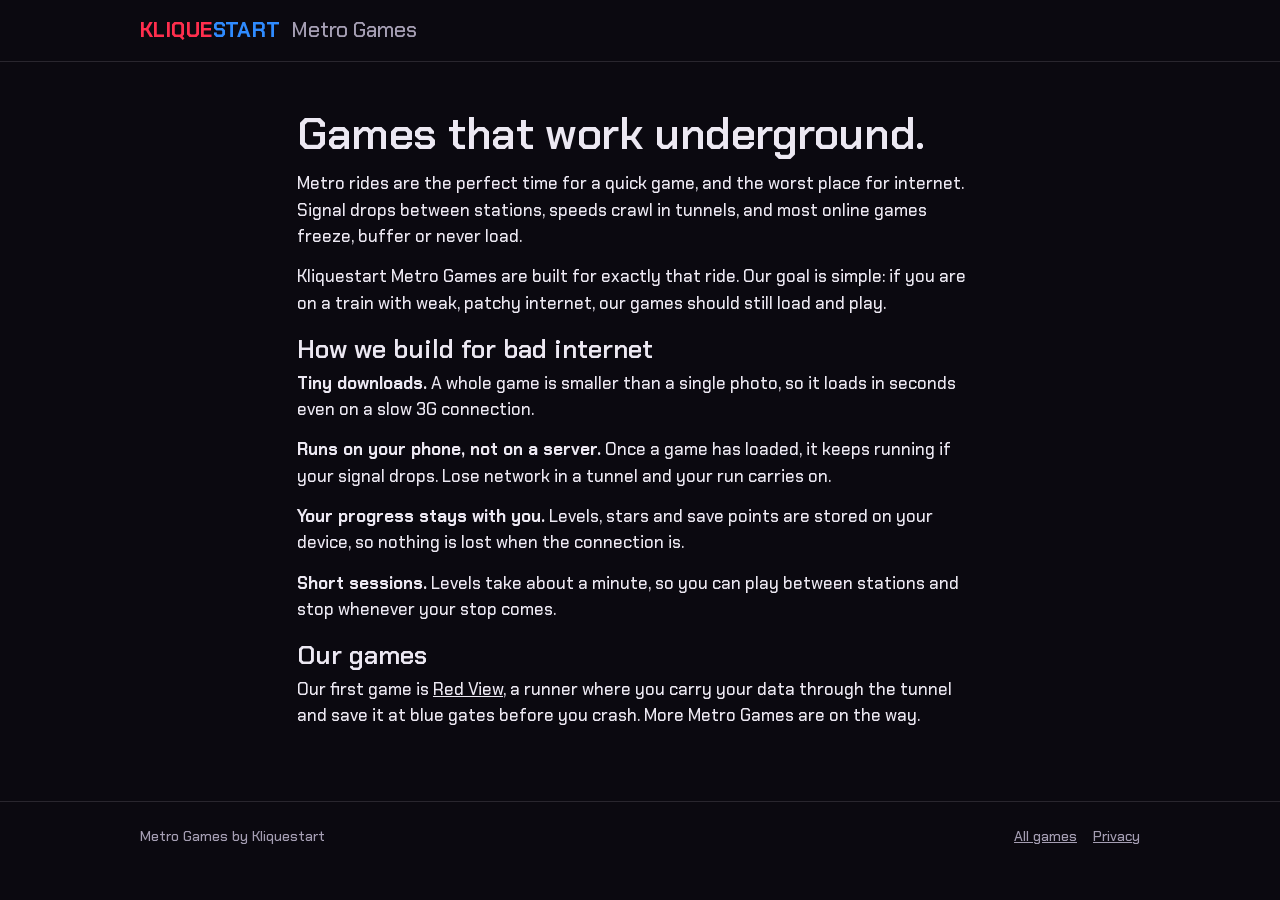
<file: about.html>
<!doctype html>
<html lang="en">
<head>
<meta charset="utf-8">
<meta name="viewport" content="width=device-width, initial-scale=1">
<title>About | Metro Games by Kliquestart</title>
<meta name="description" content="Kliquestart Metro Games are built for the metro: small, fast games that load on weak signal and keep playing when your internet drops underground.">
<link rel="canonical" href="https://www.kliquestart.com/about.html">
<meta name="theme-color" content="#0b0910">
<link rel="icon" href="assets/icon-192.png" type="image/png">
<link rel="stylesheet" href="assets/fonts.css">
<link rel="stylesheet" href="assets/site.css">
</head>
<body>
<header class="top">
  <div class="wrap">
    <a class="brand" href="./"><span class="wm"><span class="r">KLIQUE</span><span class="b">START</span></span> <b>Metro Games</b></a>
  </div>
</header>
<main class="wrap prose" style="padding-top:40px">
  <h1 style="font-size:44px">Games that work underground.</h1>
  <p>Metro rides are the perfect time for a quick game, and the worst place for internet. Signal drops between stations, speeds crawl in tunnels, and most online games freeze, buffer or never load.</p>
  <p>Kliquestart Metro Games are built for exactly that ride. Our goal is simple: if you are on a train with weak, patchy internet, our games should still load and play.</p>

  <h2>How we build for bad internet</h2>
  <p><b>Tiny downloads.</b> A whole game is smaller than a single photo, so it loads in seconds even on a slow 3G connection.</p>
  <p><b>Runs on your phone, not on a server.</b> Once a game has loaded, it keeps running if your signal drops. Lose network in a tunnel and your run carries on.</p>
  <p><b>Your progress stays with you.</b> Levels, stars and save points are stored on your device, so nothing is lost when the connection is.</p>
  <p><b>Short sessions.</b> Levels take about a minute, so you can play between stations and stop whenever your stop comes.</p>

  <h2>Our games</h2>
  <p>Our first game is <a href="games/red-view/play/#go">Red View</a>, a runner where you carry your data through the tunnel and save it at blue gates before you crash. More Metro Games are on the way.</p>
</main>
<footer class="foot">
  <div class="wrap">
    <span>Metro Games by Kliquestart</span>
    <nav><a href="./">All games</a><a href="privacy.html">Privacy</a></nav>
  </div>
</footer>
<script>if('serviceWorker' in navigator&&(location.protocol==='https:'||location.hostname==='localhost'))addEventListener('load',()=>navigator.serviceWorker.register('sw.js').catch(()=>{}));</script>
</body>
</html>
</file>
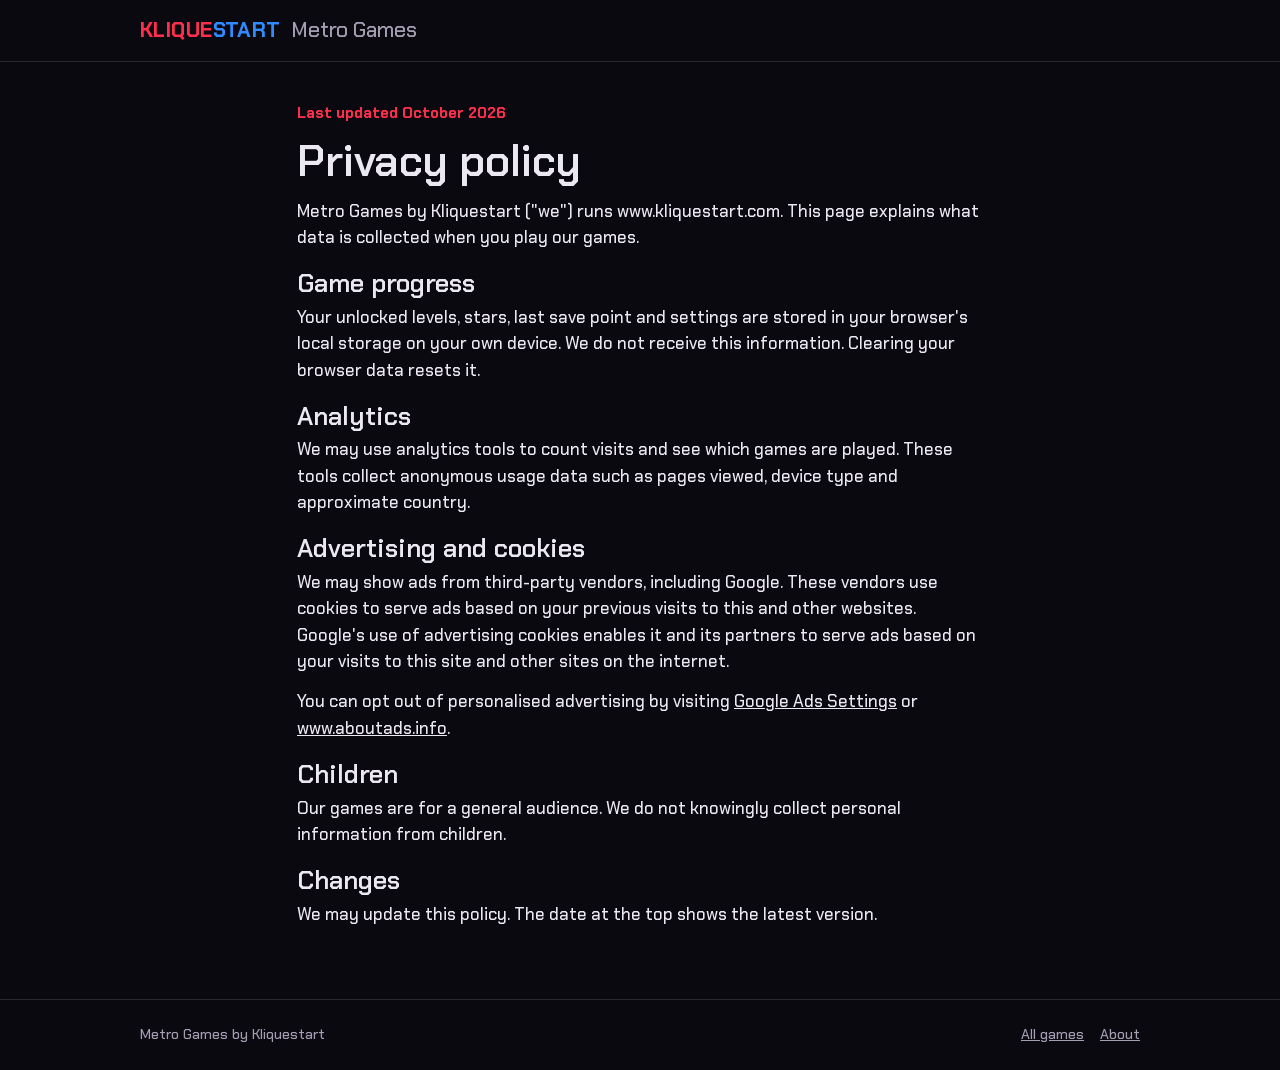
<file: privacy.html>
<!doctype html>
<html lang="en">
<head>
<meta charset="utf-8">
<meta name="viewport" content="width=device-width, initial-scale=1">
<title>Privacy Policy | Metro Games by Kliquestart</title>
<meta name="description" content="How Metro Games by Kliquestart handles your data, cookies and advertising.">
<link rel="canonical" href="https://www.kliquestart.com/privacy.html">
<meta name="theme-color" content="#0b0910">
<link rel="icon" href="assets/icon-192.png" type="image/png">
<link rel="stylesheet" href="assets/fonts.css">
<link rel="stylesheet" href="assets/site.css">
</head>
<body>
<header class="top">
  <div class="wrap">
    <a class="brand" href="./"><span class="wm"><span class="r">KLIQUE</span><span class="b">START</span></span> <b>Metro Games</b></a>
  </div>
</header>
<main class="wrap prose" style="padding-top:40px">
  <p class="eyebrow">Last updated October 2026</p>
  <h1 style="font-size:44px">Privacy policy</h1>
  <p>Metro Games by Kliquestart ("we") runs www.kliquestart.com. This page explains what data is collected when you play our games.</p>
  <h2>Game progress</h2>
  <p>Your unlocked levels, stars, last save point and settings are stored in your browser's local storage on your own device. We do not receive this information. Clearing your browser data resets it.</p>
  <h2>Analytics</h2>
  <p>We may use analytics tools to count visits and see which games are played. These tools collect anonymous usage data such as pages viewed, device type and approximate country.</p>
  <h2>Advertising and cookies</h2>
  <p>We may show ads from third-party vendors, including Google. These vendors use cookies to serve ads based on your previous visits to this and other websites. Google's use of advertising cookies enables it and its partners to serve ads based on your visits to this site and other sites on the internet.</p>
  <p>You can opt out of personalised advertising by visiting <a href="https://www.google.com/settings/ads">Google Ads Settings</a> or <a href="https://www.aboutads.info/choices/">www.aboutads.info</a>.</p>
  <h2>Children</h2>
  <p>Our games are for a general audience. We do not knowingly collect personal information from children.</p>
  <h2>Changes</h2>
  <p>We may update this policy. The date at the top shows the latest version.</p>
</main>
<footer class="foot">
  <div class="wrap">
    <span>Metro Games by Kliquestart</span>
    <nav><a href="./">All games</a><a href="about.html">About</a></nav>
  </div>
</footer>
<script>if('serviceWorker' in navigator&&(location.protocol==='https:'||location.hostname==='localhost'))addEventListener('load',()=>navigator.serviceWorker.register('sw.js').catch(()=>{}));</script>
</body>
</html>
</file>
<file: assets/fonts.css>
/* Self-hosted fonts (latin subset) so pages don't depend on Google Fonts on weak connections */
@font-face{font-family:'Chakra Petch';font-style:normal;font-weight:500;font-display:swap;src:url(fonts/ChakraPetch-500.woff2) format('woff2');unicode-range:U+0000-00FF, U+0131, U+0152-0153, U+02BB-02BC, U+02C6, U+02DA, U+02DC, U+0304, U+0308, U+0329, U+2000-206F, U+20AC, U+2122, U+2191, U+2193, U+2212, U+2215, U+FEFF, U+FFFD}
@font-face{font-family:'Chakra Petch';font-style:normal;font-weight:600;font-display:swap;src:url(fonts/ChakraPetch-600.woff2) format('woff2');unicode-range:U+0000-00FF, U+0131, U+0152-0153, U+02BB-02BC, U+02C6, U+02DA, U+02DC, U+0304, U+0308, U+0329, U+2000-206F, U+20AC, U+2122, U+2191, U+2193, U+2212, U+2215, U+FEFF, U+FFFD}
@font-face{font-family:'Chakra Petch';font-style:normal;font-weight:700;font-display:swap;src:url(fonts/ChakraPetch-700.woff2) format('woff2');unicode-range:U+0000-00FF, U+0131, U+0152-0153, U+02BB-02BC, U+02C6, U+02DA, U+02DC, U+0304, U+0308, U+0329, U+2000-206F, U+20AC, U+2122, U+2191, U+2193, U+2212, U+2215, U+FEFF, U+FFFD}
@font-face{font-family:'IBM Plex Mono';font-style:normal;font-weight:400;font-display:swap;src:url(fonts/IBMPlexMono-400.woff2) format('woff2');unicode-range:U+0000-00FF, U+0131, U+0152-0153, U+02BB-02BC, U+02C6, U+02DA, U+02DC, U+0304, U+0308, U+0329, U+2000-206F, U+20AC, U+2122, U+2191, U+2193, U+2212, U+2215, U+FEFF, U+FFFD}
@font-face{font-family:'IBM Plex Mono';font-style:normal;font-weight:600;font-display:swap;src:url(fonts/IBMPlexMono-600.woff2) format('woff2');unicode-range:U+0000-00FF, U+0131, U+0152-0153, U+02BB-02BC, U+02C6, U+02DA, U+02DC, U+0304, U+0308, U+0329, U+2000-206F, U+20AC, U+2122, U+2191, U+2193, U+2212, U+2215, U+FEFF, U+FFFD}
</file>
<file: assets/site.css>
/* Metro Games by Kliquestart — shared site styles.
   Layout: a single metro line runs down the page; each game is a station on it. One deliberate dark look. */
:root{
  --ink:#0b0910;
  --ink-2:#15111c;
  --line:rgba(236,232,242,.13);
  --fg:#ece8f2;
  --muted:#a59eb3;
  --red:#ff2e4d;
  --blue:#2f8bff;
  --display:"Chakra Petch","Segoe UI",system-ui,sans-serif;
  --body:"Chakra Petch","Segoe UI",system-ui,sans-serif;
  --mono:"IBM Plex Mono",ui-monospace,"SFMono-Regular",Menlo,monospace;
  color-scheme:dark;
}
*{box-sizing:border-box}
html{-webkit-text-size-adjust:100%}
body{margin:0;background:var(--ink);color:var(--fg);font-family:var(--body);font-size:17px;line-height:1.55}
img{max-width:100%;display:block}
a{color:inherit}
a:focus-visible,button:focus-visible,summary:focus-visible{outline:2px solid var(--fg);outline-offset:3px}
.wrap{max-width:1040px;margin:0 auto;padding-inline:20px}
h1,h2,h3{text-wrap:balance;margin:0;font-family:var(--display);font-weight:600}
.btn,.brand{font-family:var(--display)}

/* header / footer */
.top{border-bottom:1px solid var(--line)}
.top .wrap{display:flex;align-items:center;justify-content:space-between;gap:12px;padding-block:14px;flex-wrap:wrap}
.brand{display:flex;align-items:center;gap:10px;text-decoration:none;font-weight:600;font-size:21px}
.brand .wm{font-weight:700;letter-spacing:.02em}
.brand .wm .r{color:var(--red)}.brand .wm .b{color:var(--blue)}
.brand b{color:var(--muted);font-weight:500}
.foot{border-top:1px solid var(--line);margin-top:72px}
.foot .wrap{display:flex;gap:16px;justify-content:space-between;flex-wrap:wrap;padding-block:24px;font-size:14px;color:var(--muted)}
.foot nav{display:flex;gap:16px;flex-wrap:wrap}

/* type */
.eyebrow{font-size:15px;font-weight:700;color:var(--red);margin:0}
h1{font-size:clamp(38px,7vw,68px);line-height:1.02;letter-spacing:-.01em;margin-block:10px 14px}
.lede{font-size:19px;color:var(--muted);max-width:54ch;margin:0}
.prose{max-width:66ch}
.prose p{margin:0 0 14px}
section h2{font-size:24px;margin-bottom:14px}

/* buttons */
.btn{white-space:nowrap;display:inline-flex;align-items:center;gap:8px;text-decoration:none;font-weight:600;font-size:18px;padding:12px 26px;border-radius:999px;border:1px solid var(--line);background:rgba(236,232,242,.06)}
.btn:hover{background:rgba(236,232,242,.12)}
.btn.red{background:var(--red);border-color:var(--red);color:#fff;box-shadow:0 0 28px rgba(255,46,77,.35)}
.btn.red:hover{filter:brightness(1.08)}

/* home hero */
.hero{padding-block:56px 32px}

/* the metro line */
.line{padding-block:12px}
.line h2{display:flex;gap:12px;align-items:baseline}
.line h2 span{font-size:15px;font-weight:400;color:var(--muted)}
.stations{list-style:none;margin:18px 0 0;padding:0 0 0 30px;position:relative;display:grid;gap:18px}
.stations::before{content:"";position:absolute;left:8px;top:24px;bottom:24px;width:4px;border-radius:2px;background:linear-gradient(var(--red),var(--blue))}
.station{position:relative;min-width:0}
.station::before{content:"";position:absolute;left:-30px;top:22px;width:20px;height:20px;border-radius:50%;background:var(--ink);border:4px solid var(--red)}
.station.soon::before{border-color:var(--blue);border-style:dashed}
.card{display:grid;grid-template-columns:minmax(0,1.15fr) minmax(0,1fr);border:1px solid var(--line);background:var(--ink-2);border-radius:16px;overflow:hidden;text-decoration:none;transition:border-color .15s}
a.card:hover{border-color:var(--red)}
.card img{width:100%;height:100%;object-fit:cover;aspect-ratio:16/10}
.card .body{padding:24px;justify-content:center;display:flex;flex-direction:column;gap:8px;min-width:0}
.card h3{font-size:34px;line-height:1.05}
.card p{margin:0;color:var(--muted)}
.stop{font-size:14px;font-weight:700;color:var(--blue)}
.card .go{align-self:flex-start;margin-top:6px}
.card.ghost{display:block;padding:20px;border-style:dashed;background:none}
.card.ghost .stop{color:var(--blue)}
.card.ghost h3{font-size:20px;color:var(--muted);margin-top:6px}


/* game page */
.crumbs{font-size:14px;color:var(--muted);padding-top:22px}
.crumbs a{text-decoration:none}.crumbs a:hover{text-decoration:underline}
.gamehead{display:grid;grid-template-columns:minmax(0,1.3fr) minmax(0,1fr);gap:28px;align-items:center;padding-block:20px 36px}
.shot{position:relative;display:block;border-radius:16px;overflow:hidden;border:1px solid var(--line)}
.shot img{aspect-ratio:16/10;object-fit:cover;width:100%;height:auto}
.shot .btn{position:absolute;right:14px;bottom:14px;font-size:18px;padding:12px 24px}
.legend-red{color:var(--red);font-weight:700}.legend-blue{color:var(--blue);font-weight:700}
.eras{list-style:none;margin:0;padding:0;display:grid;grid-template-columns:repeat(auto-fill,minmax(230px,1fr));gap:10px;counter-reset:era}
.eras li{border:1px solid var(--line);border-radius:12px;padding:12px 14px;background:var(--ink-2)}
.eras b{display:block}
.eras span{font-size:13px;color:var(--muted)}
.eras em{font-style:normal;font-size:15px;color:var(--muted);display:block;margin-top:4px}
.keys{display:grid;grid-template-columns:repeat(auto-fit,minmax(min(100%,320px),1fr));gap:16px}
.keys div{border:1px solid var(--line);border-radius:12px;padding:16px}
.keys h3{font-size:17px;margin-bottom:6px}
.keys p{margin:0;color:var(--muted);font-size:15px}
kbd{font-family:var(--body);font-weight:700;font-size:13px;border:1px solid var(--line);border-bottom-width:2px;border-radius:3px;padding:1px 6px;color:var(--fg)}
.faq details{border-top:1px solid var(--line);padding-block:14px}
.faq summary{cursor:pointer;font-weight:600;font-size:18px}
.faq details p{margin:10px 0 0;color:var(--muted);max-width:66ch}
.stack{display:grid;gap:44px}

/* ad slots stay hidden until an ad network is switched on */
.ad-slot{margin-block:28px;min-height:90px;display:flex;align-items:center;justify-content:center}
.ad-slot[hidden]{display:none}

@media (max-width:720px){
  .card,.gamehead{grid-template-columns:1fr}
  .hero{padding-block:36px 20px}
  .lede{font-size:17px}
}
@media (prefers-reduced-motion:reduce){*{transition:none!important}}

.card .actions{display:flex;gap:16px;align-items:center;flex-wrap:wrap;margin-top:10px}
.card .actions a.more{color:var(--muted);font-size:15px}
.card .play-area{display:block}
.sr-only{position:absolute;width:1px;height:1px;overflow:hidden;clip:rect(0 0 0 0);white-space:nowrap}

/* game tiles: thumbnail first, whole tile tappable */
.hero{padding-block:36px 22px}
.tiles{display:grid;grid-template-columns:repeat(auto-fit,minmax(min(100%,320px),1fr));gap:18px}
.tile{display:flex;flex-direction:column;text-decoration:none;background:var(--ink-2);border:1px solid var(--line);border-radius:16px;overflow:hidden;transition:transform .15s,border-color .15s}
.tile:hover{transform:translateY(-3px);border-color:var(--red)}
.thumb{position:relative;display:block}
.thumb img{width:100%;height:auto;aspect-ratio:16/10;object-fit:cover}
.playbtn{position:absolute;right:14px;bottom:14px;width:58px;height:58px;border-radius:50%;background:var(--red);color:#fff;display:grid;place-items:center;font-size:24px;padding-left:4px;box-shadow:0 6px 20px rgba(0,0,0,.45)}
.tile:hover .playbtn{transform:scale(1.08)}
.badge{position:absolute;left:12px;top:12px;background:#f7c20b;color:#1f1a15;font-weight:700;font-size:13px;letter-spacing:.06em;text-transform:uppercase;padding:3px 10px;border-radius:999px}
.info{display:flex;flex-direction:column;gap:4px;padding:14px 16px 16px}
.info b{font-family:var(--display);font-size:26px;line-height:1.1}
.info span{color:var(--muted);font-size:15px}
.info .go{color:var(--red);font-weight:700;font-size:16px;margin-top:4px}
.howlinks{margin:16px 0 0;font-size:14px;color:var(--muted)}
</file>
<file: assets/fonts-metro.css>
/* Metro Game fonts: Teko (headings) + Mukta (text), latin + devanagari, self-hosted */
@font-face{font-family:'Mukta';font-style:normal;font-weight:400;font-display:swap;src:url(fonts/Mukta-400-latin.woff2) format('woff2');unicode-range:U+0000-00FF, U+0131, U+0152-0153, U+02BB-02BC, U+02C6, U+02DA, U+02DC, U+0304, U+0308, U+0329, U+2000-206F, U+20AC, U+2122, U+2191, U+2193, U+2212, U+2215, U+FEFF, U+FFFD}
@font-face{font-family:'Mukta';font-style:normal;font-weight:600;font-display:swap;src:url(fonts/Mukta-600-latin.woff2) format('woff2');unicode-range:U+0000-00FF, U+0131, U+0152-0153, U+02BB-02BC, U+02C6, U+02DA, U+02DC, U+0304, U+0308, U+0329, U+2000-206F, U+20AC, U+2122, U+2191, U+2193, U+2212, U+2215, U+FEFF, U+FFFD}
@font-face{font-family:'Mukta';font-style:normal;font-weight:700;font-display:swap;src:url(fonts/Mukta-700-latin.woff2) format('woff2');unicode-range:U+0000-00FF, U+0131, U+0152-0153, U+02BB-02BC, U+02C6, U+02DA, U+02DC, U+0304, U+0308, U+0329, U+2000-206F, U+20AC, U+2122, U+2191, U+2193, U+2212, U+2215, U+FEFF, U+FFFD}
@font-face{font-family:'Teko';font-style:normal;font-weight:500;font-display:swap;src:url(fonts/Teko-500-latin.woff2) format('woff2');unicode-range:U+0000-00FF, U+0131, U+0152-0153, U+02BB-02BC, U+02C6, U+02DA, U+02DC, U+0304, U+0308, U+0329, U+2000-206F, U+20AC, U+2122, U+2191, U+2193, U+2212, U+2215, U+FEFF, U+FFFD}
@font-face{font-family:'Teko';font-style:normal;font-weight:600;font-display:swap;src:url(fonts/Teko-600-devanagari.woff2) format('woff2');unicode-range:U+0900-097F, U+1CD0-1CF4, U+1CF7-1CF9, U+200C-200D, U+20A8, U+20B9, U+20F0, U+25CC, U+A830-A839, U+A8E0-A8FF, U+11B00-11B0A}
@font-face{font-family:'Teko';font-style:normal;font-weight:600;font-display:swap;src:url(fonts/Teko-600-latin.woff2) format('woff2');unicode-range:U+0000-00FF, U+0131, U+0152-0153, U+02BB-02BC, U+02C6, U+02DA, U+02DC, U+0304, U+0308, U+0329, U+2000-206F, U+20AC, U+2122, U+2191, U+2193, U+2212, U+2215, U+FEFF, U+FFFD}
</file>
